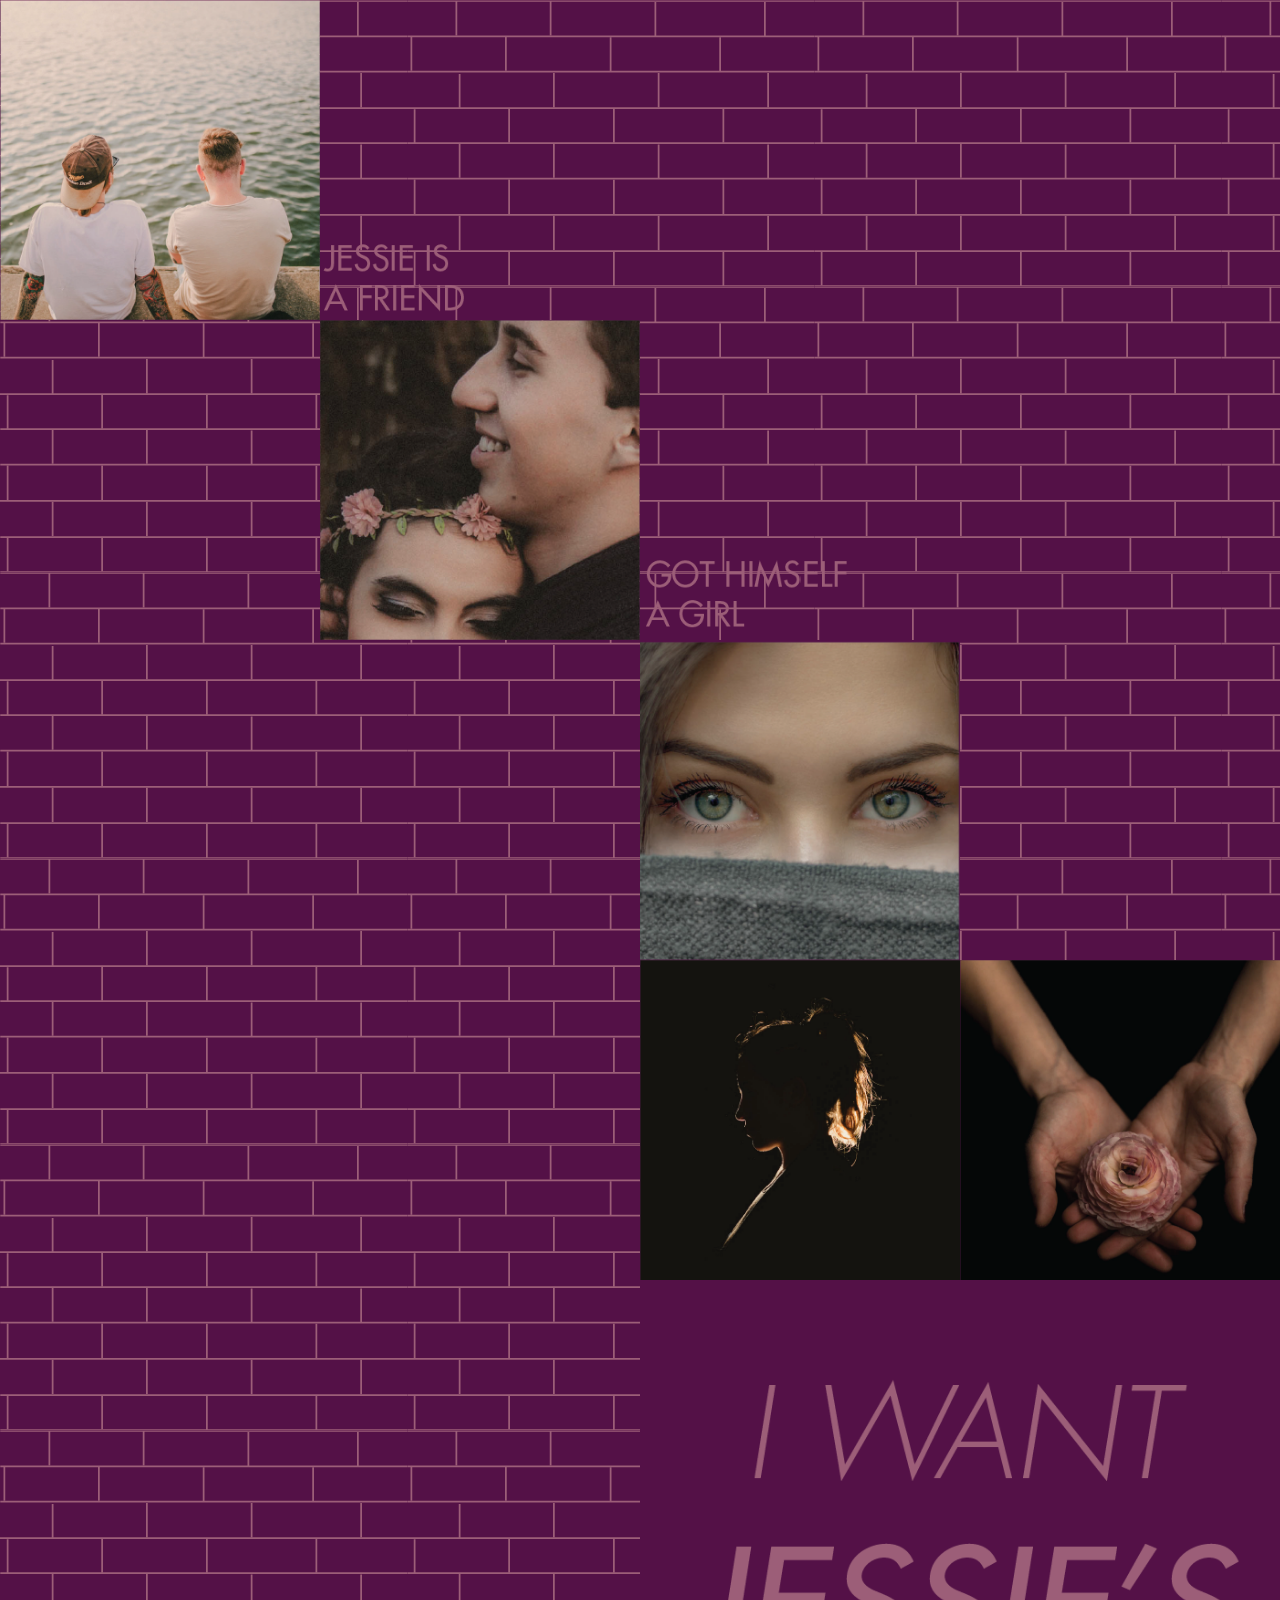
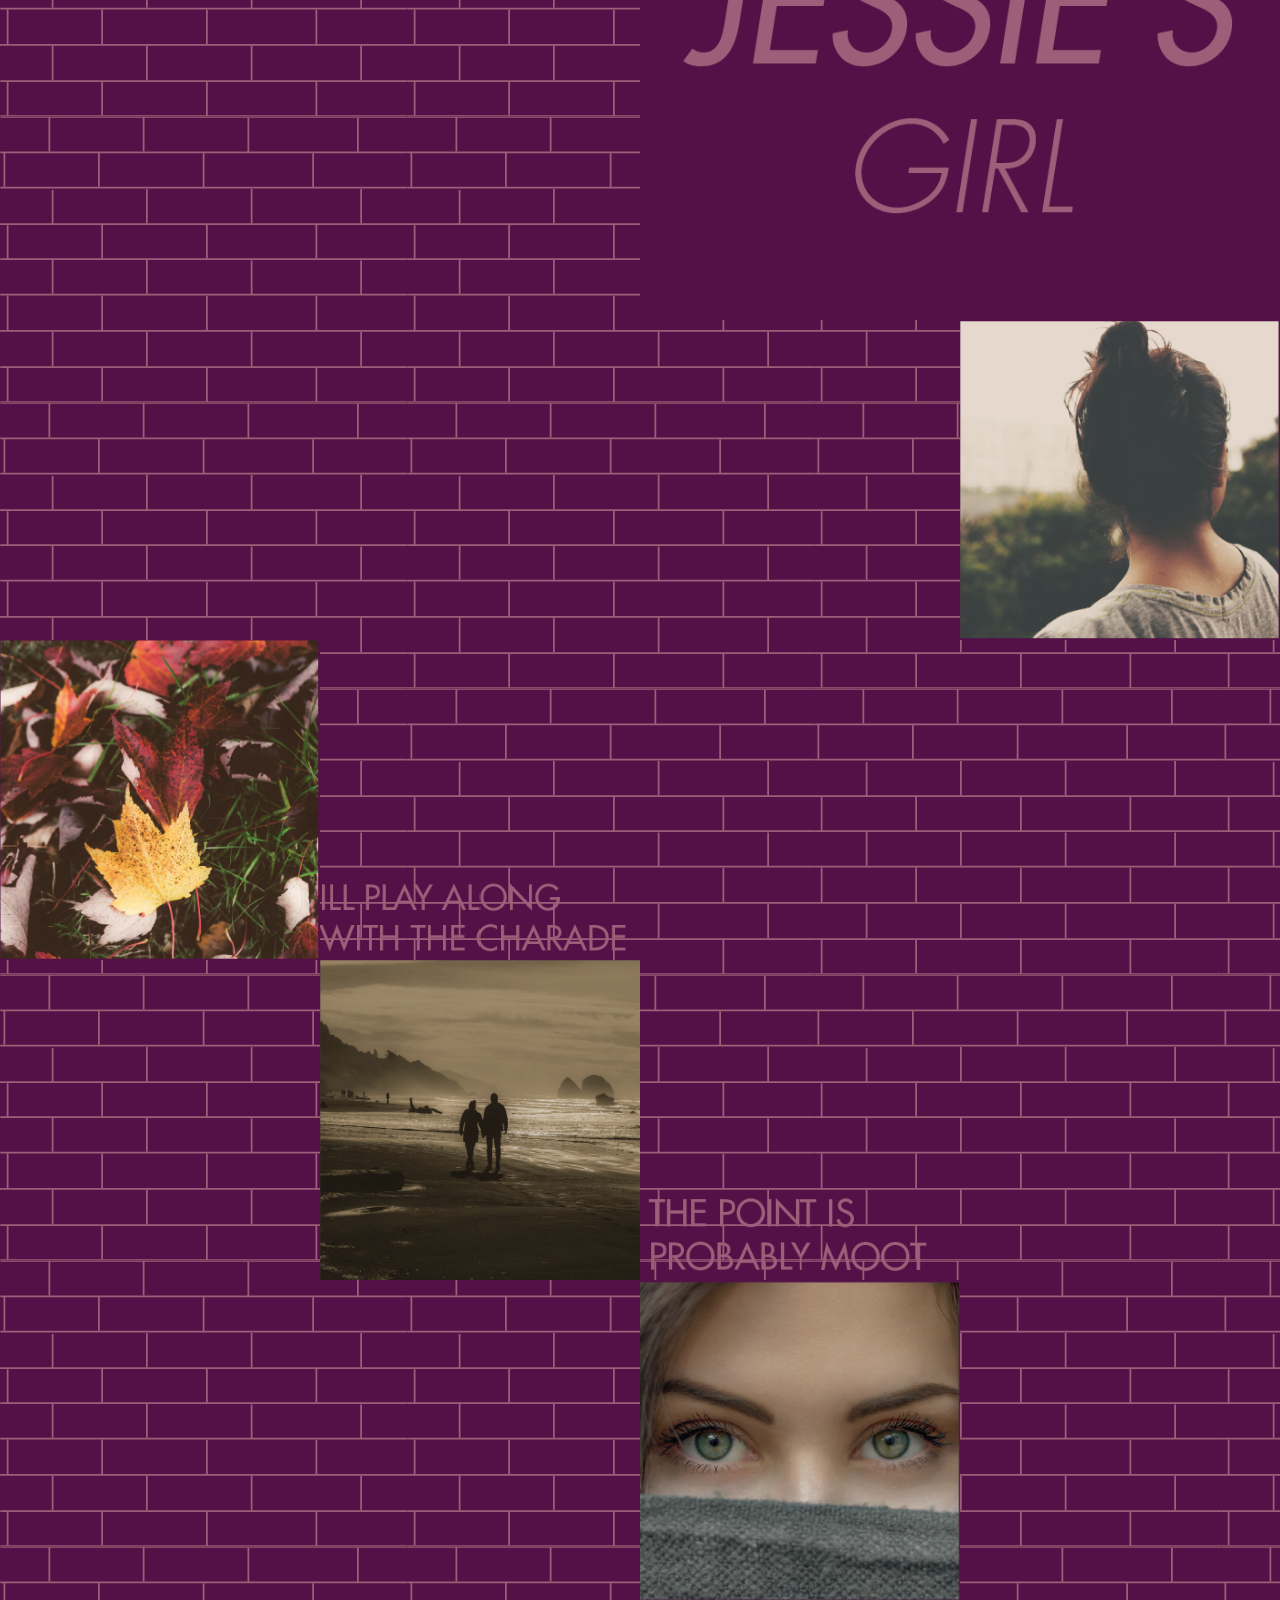
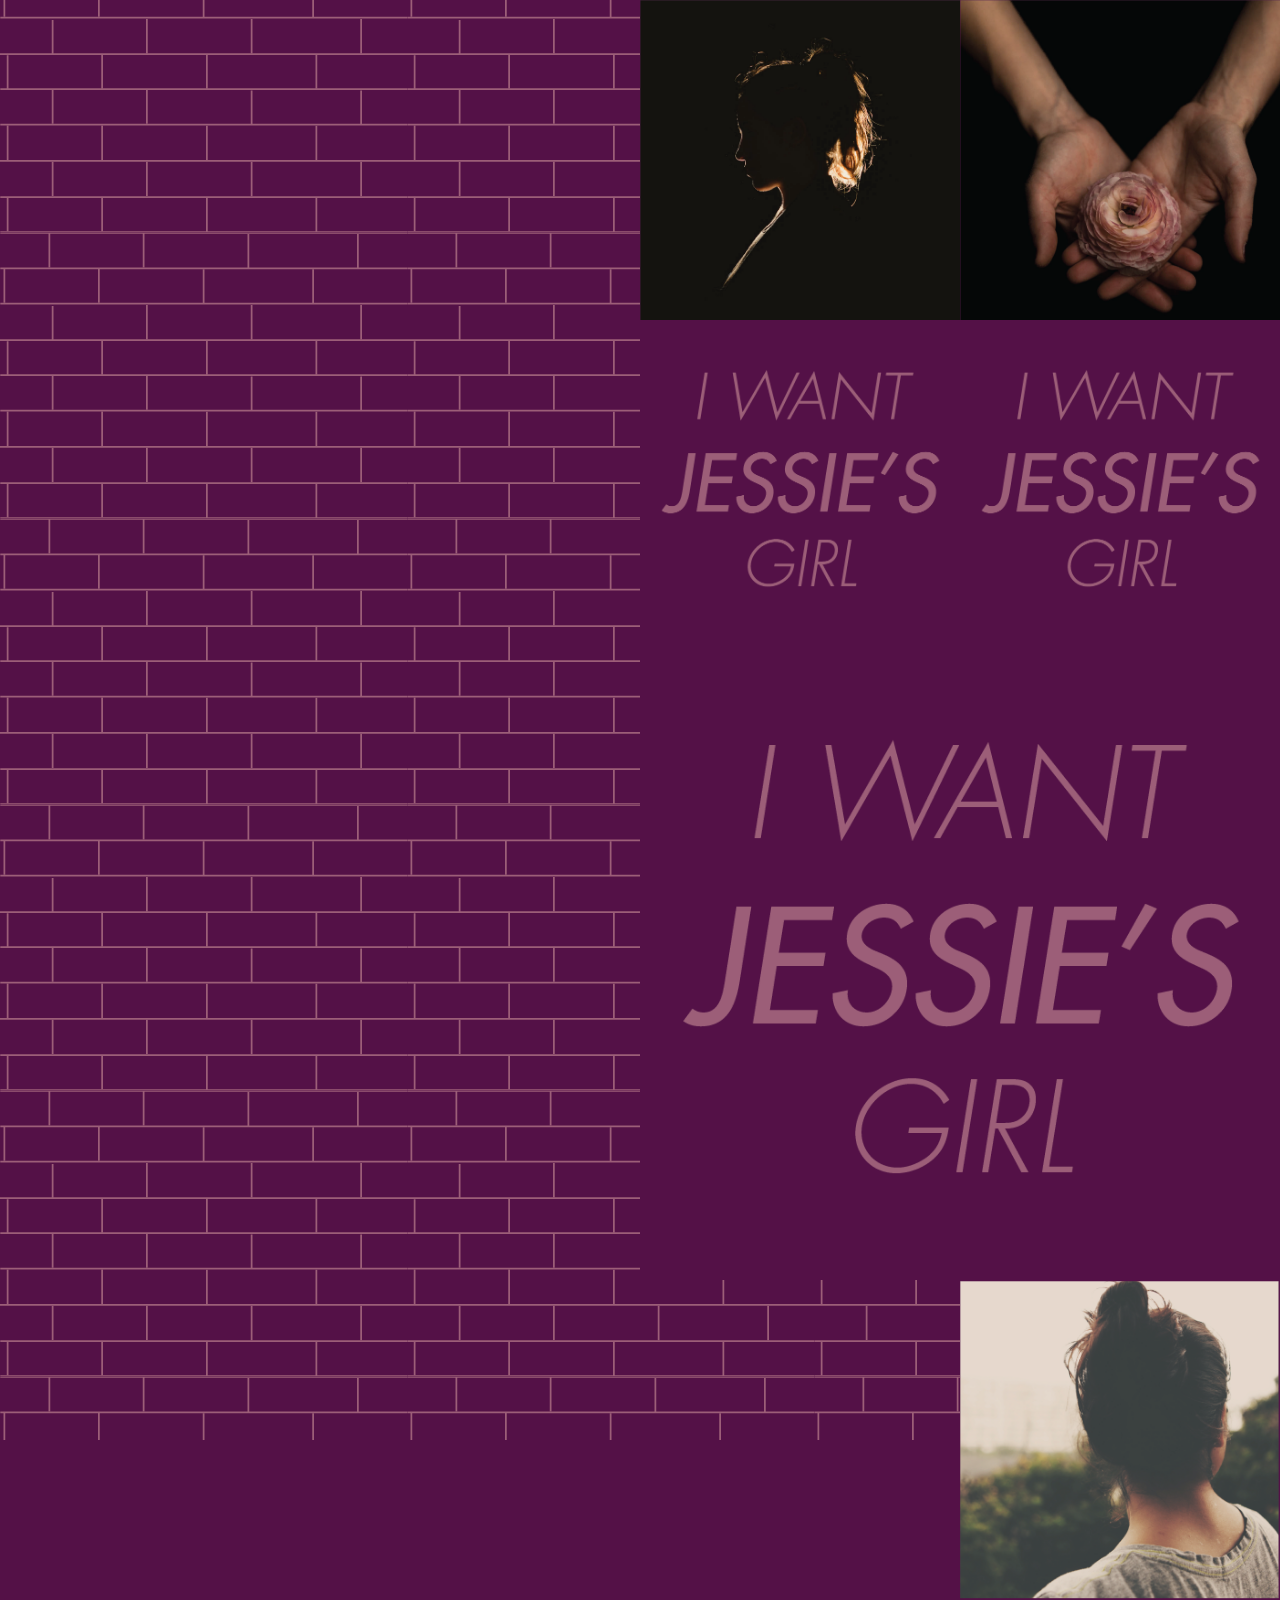
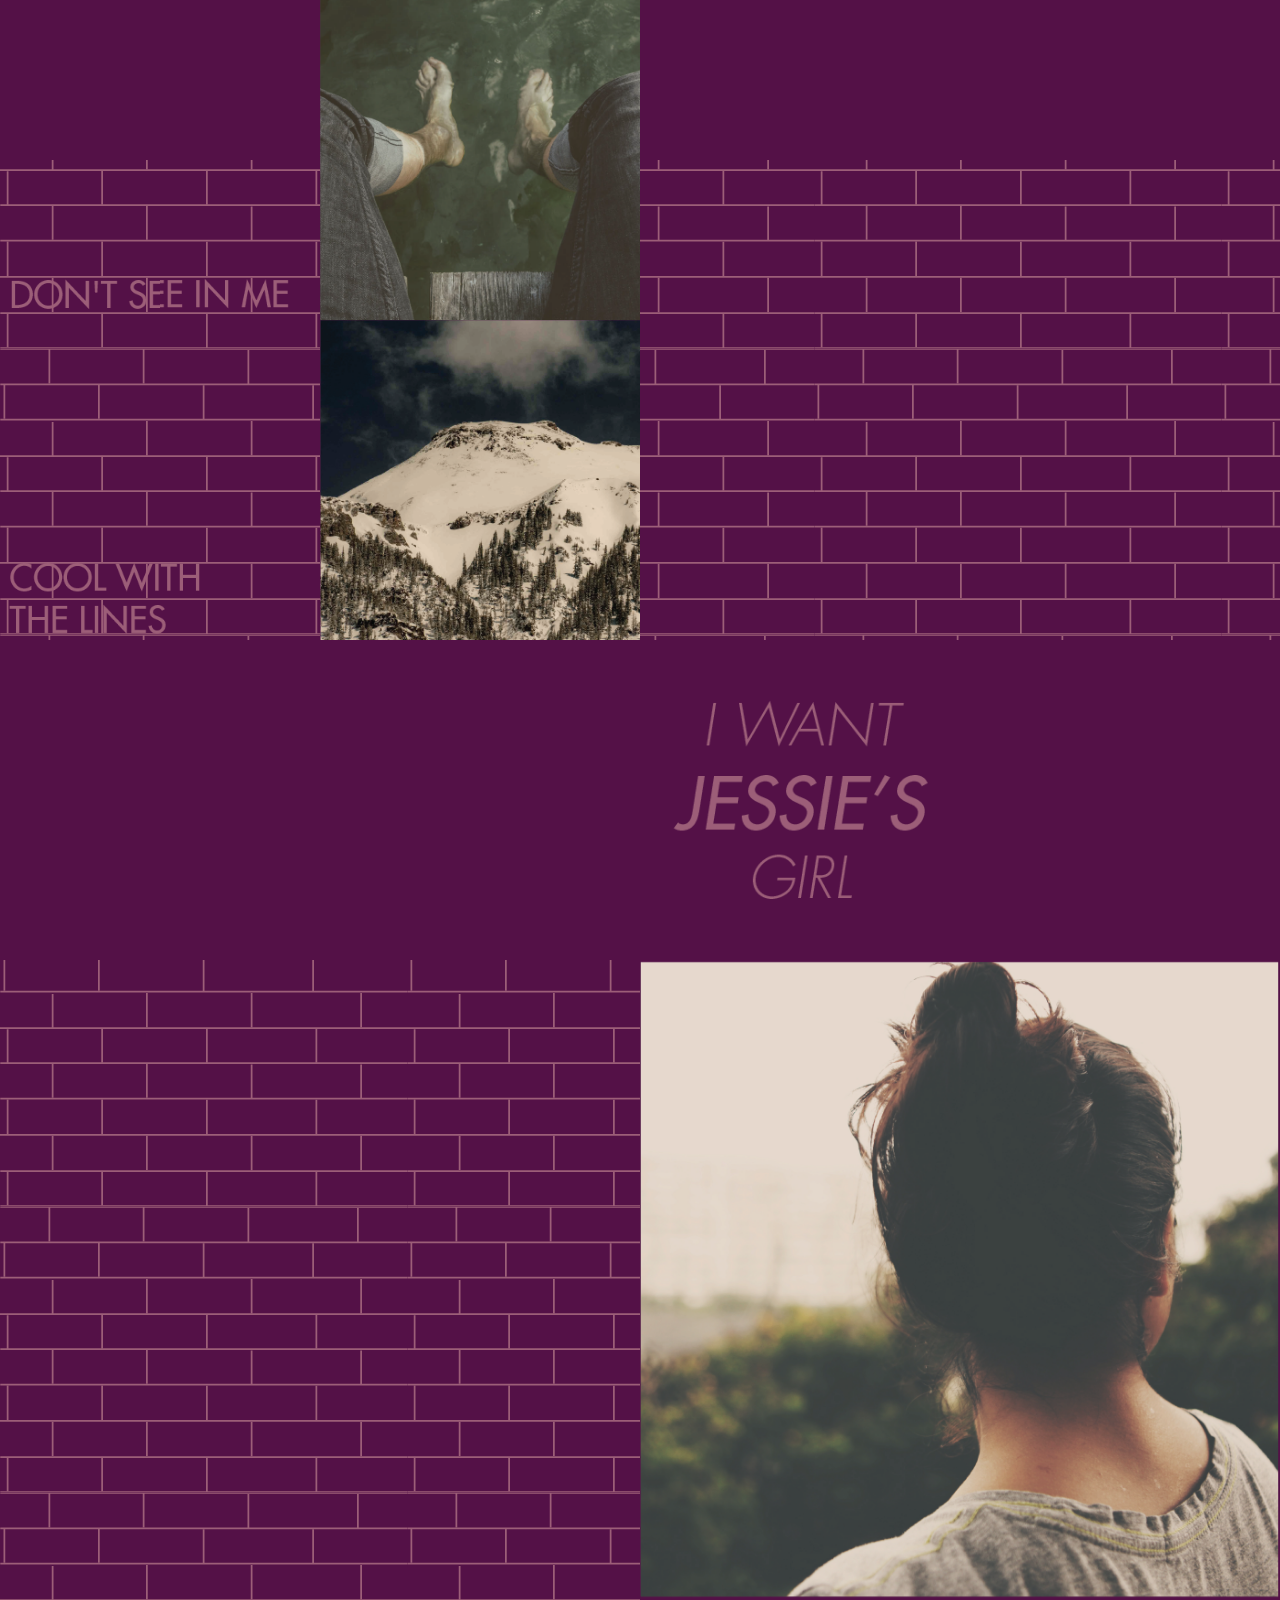
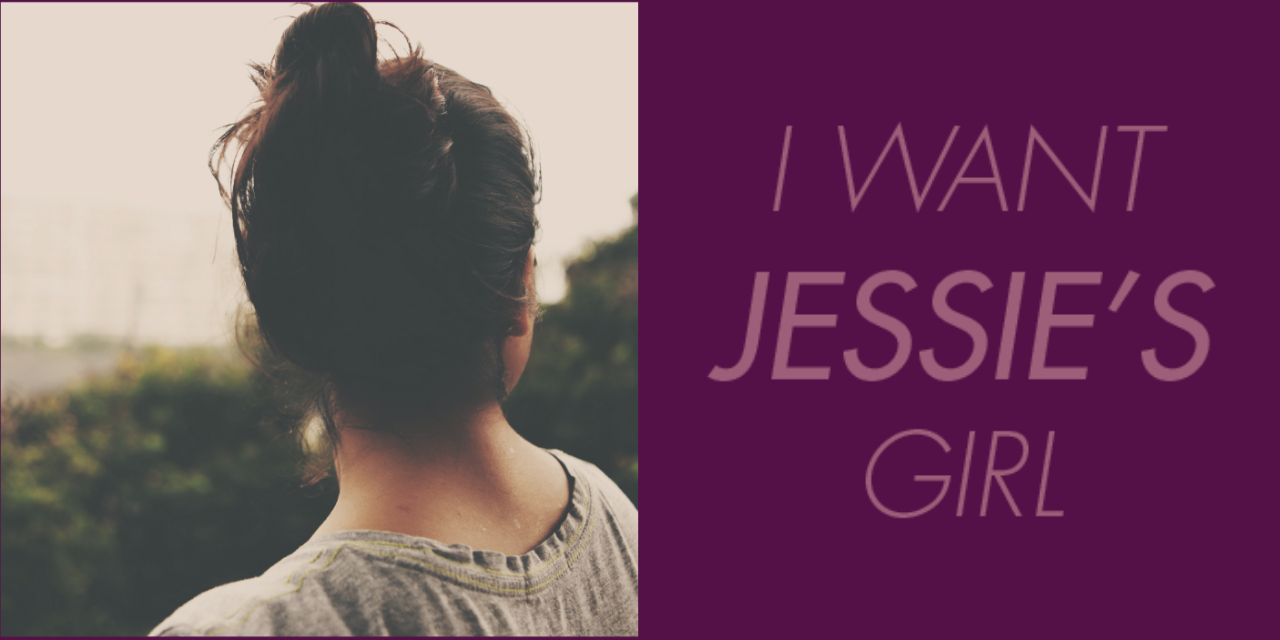
<file: Jessies_Girl/index.html>
<!doctype html>
<html>

  <head>
    <meta charset="utf-8" />
    <meta name="viewport" content="width=device-width, initial-scale=1">

    <title>Jessie's Girl</title>
	
	<!-- leave this CSS file alone -->
    <link href="percentages.css" rel="stylesheet" type="text/css" />

	    <style>

	    .wrapper {
  			width: 100%;
  			margin-left: auto;
 			 margin-right: auto;
 			 background-image: url('img/bricks_4-15.png');
 			 background-repeat: repeat;
 			 background-color: #541147;
 			 overflow: auto;
		}
	      /** put your custom CSS here, or in the "editme.css" file **/
	      .cover {
	        background-position: center center;
	        background-repeat: no-repeat;
	        background-size: cover;
	      }
	      .image1 {
	        background-image: url('img/gd_friends.png');
	      }
	      .image2 {
	        background-image: url('img/gd_flower_crown.png');
	      }
	      .image3 {
	        background-image: url('img/gd_eyes.png');
	      }
	      .image4 {
	        background-image: url('img/gd_body.png');
	      }
	      .image5 {
	      	background-image: url('img/gd_hands.png');
	      }
	      .image6 {
	      	background-image: url('img/gd_big_jessie.png');
	      }
	      .image7 {
	      	background-image: url('img/gd_small_girl.png');
	      }
	      .image8 {
	      	background-image: url('img/gd_leaves.png');
	      }
	      .image9 {
	      	background-image: url('img/gd_couple.png');
	      }
	      .image10 {
	      	background-image: url('img/gd_feet.png');
	      }
	      .image11 {
	      	background-image: url('img/gd_mountain.png');
	      }
	      .image12 {
	      	background-image: url('img/gd_big_girl.png');
	      }
	      .image13 {
	      	background-image: url('img/gd_small_jessie.png');
	      }
	      .image14{
	      	background-image: url('img/solo-16.png');
	      }
	      .image15{
	      	background-image: url('img/gd-17.png') 
	      }
	      .image16{
	      	background-image: url('img/gd-18.png') 
	      }
	      .image17{
	      	background-image: url('img/gd-19.png') 
	      }
	      .image18{
	      	background-image: url('img/gd-20.png') 
	      }
	      .image19{
	      	background-image: url('img/gd-21.png') 
	      }
	      .image20{
	      	background-image: url('img/gd-22.png') 
	      }
	      .image25{
	      	background-image: url('img/gd-23.png') 
	      }
	      .image21{
	      	background-image: url('img/gd-24.png') 
	      }
	      .image22{
	      	background-image: url('img/gd-25.png') 
	      }
	      .image23{
	      	background-image: url('img/gd-26.png') 
	      }
	      .image24{
	      	background-image: url('img/gd-27.png') 
	      }
	    </style>

  </head>


	<body>

		<div class="wrapper">

			<div class="half block">
				<div class="half block image1 cover"></div>
				<div class="half block">
					<div class="half block"></div>
					<div class="half block"></div>
					<div class="half block image15 cover"></div>
				</div>
				<div class="half block">
					
				</div>
				<div class="half block image2 cover"></div>
			</div>

			<div class="half block">
				<div class="half block"></div>
				<div class="half block"></div>
				<div class="half block">
					<div class="half block"></div>
					<div class="half block"></div>
					<div class="half block image16 cover"></div>
					<div class="half block image17 cover"></div>
					</div>
			</div>
			<div class="half block"></div>

			<div class="half block">
				<div class="half block image3 cover"></div>
				<div class="half block"></div>
				<div class="half block image4 cover"></div>
				<div class="half block image5 cover"></div>
			</div>

			<div class="half block"></div>

			<div class="half block image6 cover"></div>

			<div class="half block">
				<div class="half block"></div>
				<div class="half block"></div>
				<div class="half block image8 cover"></div>
				<div class="half block">
					
						<div class="half block"></div>
						<div class="half block"></div>
						<div class="half block image18 cover"></div>
						<div class="half block image19 cover"></div>
				</div>
			</div>

			<div class="half block">
				<div class="half block"></div>
				<div class="half block image7 cover"></div>
			</div>

			<div class="half block">
				<div class="half block"></div>
				<div class="half block image9 cover"></div>
				<div class="half block"></div>
				<div class="half block"></div>
			</div>

			<div class="half block">
				<div class="half block">
					<div class="half block"></div>
						<div class="half block"></div>
						<div class="half block image20 cover"></div>
						<div class="half block image25 cover"></div>
				</div>
				<div class="half block"></div>
				<div class="half block image3 cover"></div>
			</div>

			<div class="half block"></div>

			<div class="half block">
				<div class="half block image4 cover"></div>
				<div class="half block image5 cover"></div>
				<div class="half block image6 cover"></div>
				<div class="half block image6 cover"></div>
			</div>

			<div class="half block"></div>

			<div class="half block image6 cover"></div>

			<div class="half block">
				<div class="half block">
					<div class="half block"></div>
					<div class="half block"></div>
					<div class="half block image14 cover"></div>
					<div class="half block image14 cover"></div>
				</div>
				<div class="half block">
					<div class="half block"></div>
					<div class="half block"></div>
					<div class="half block image14 cover"></div>
					<div class="half block image14 cover"></div>
				</div>
				<div class="half block">
					<div class="half block image14 cover"></div>
					<div class="half block image14 cover"></div>
					<div class="half block image21 cover"></div>
					<div class="half block image22 cover"></div>
				</div>
				<div class="half block image10 cover"></div>
			</div>

			<div class="half block">
				<div class="half block">
					<div class="half block"></div>
					<div class="half block"></div>
					<div class="half block image14 cover"></div>
					<div class="half block image14 cover"></div>
				</div>
				<div class="half block image7 cover"></div>
				<div class="half block">
					<div class="half block image14 cover"></div>
					<div class="half block image14 cover"></div>
				</div>
				<div class="half block">
					<div class="half block image14 cover"></div>
					<div class="half block image14 cover"></div>
				</div>

			</div>

			<div class="half block">
				<div class="half block">
					<div class="half block"></div>
					<div class="half block"></div>
					<div class="half block image23 cover"></div>
					<div class="half block image24 cover"></div>
				</div>
				<div class="half block image11 cover"></div>
				<div class="half block image14 cover"></div>
				<div class="half block image14 cover"></div>
			</div>

			<div class="half block">
				<div class="half block"></div>
				<div class="half block"></div>
				<div class="half block image13 cover"></div>
				<div class="half block image14 cover"></div>
			</div>

			<div class="half block"></div>

			<div class="half block image12 cover"></div>

			<div class="half block image12 cover"></div>

			<div class="half block image13 cover"></div>




			

		</div>

	</body>

</html>
</file>
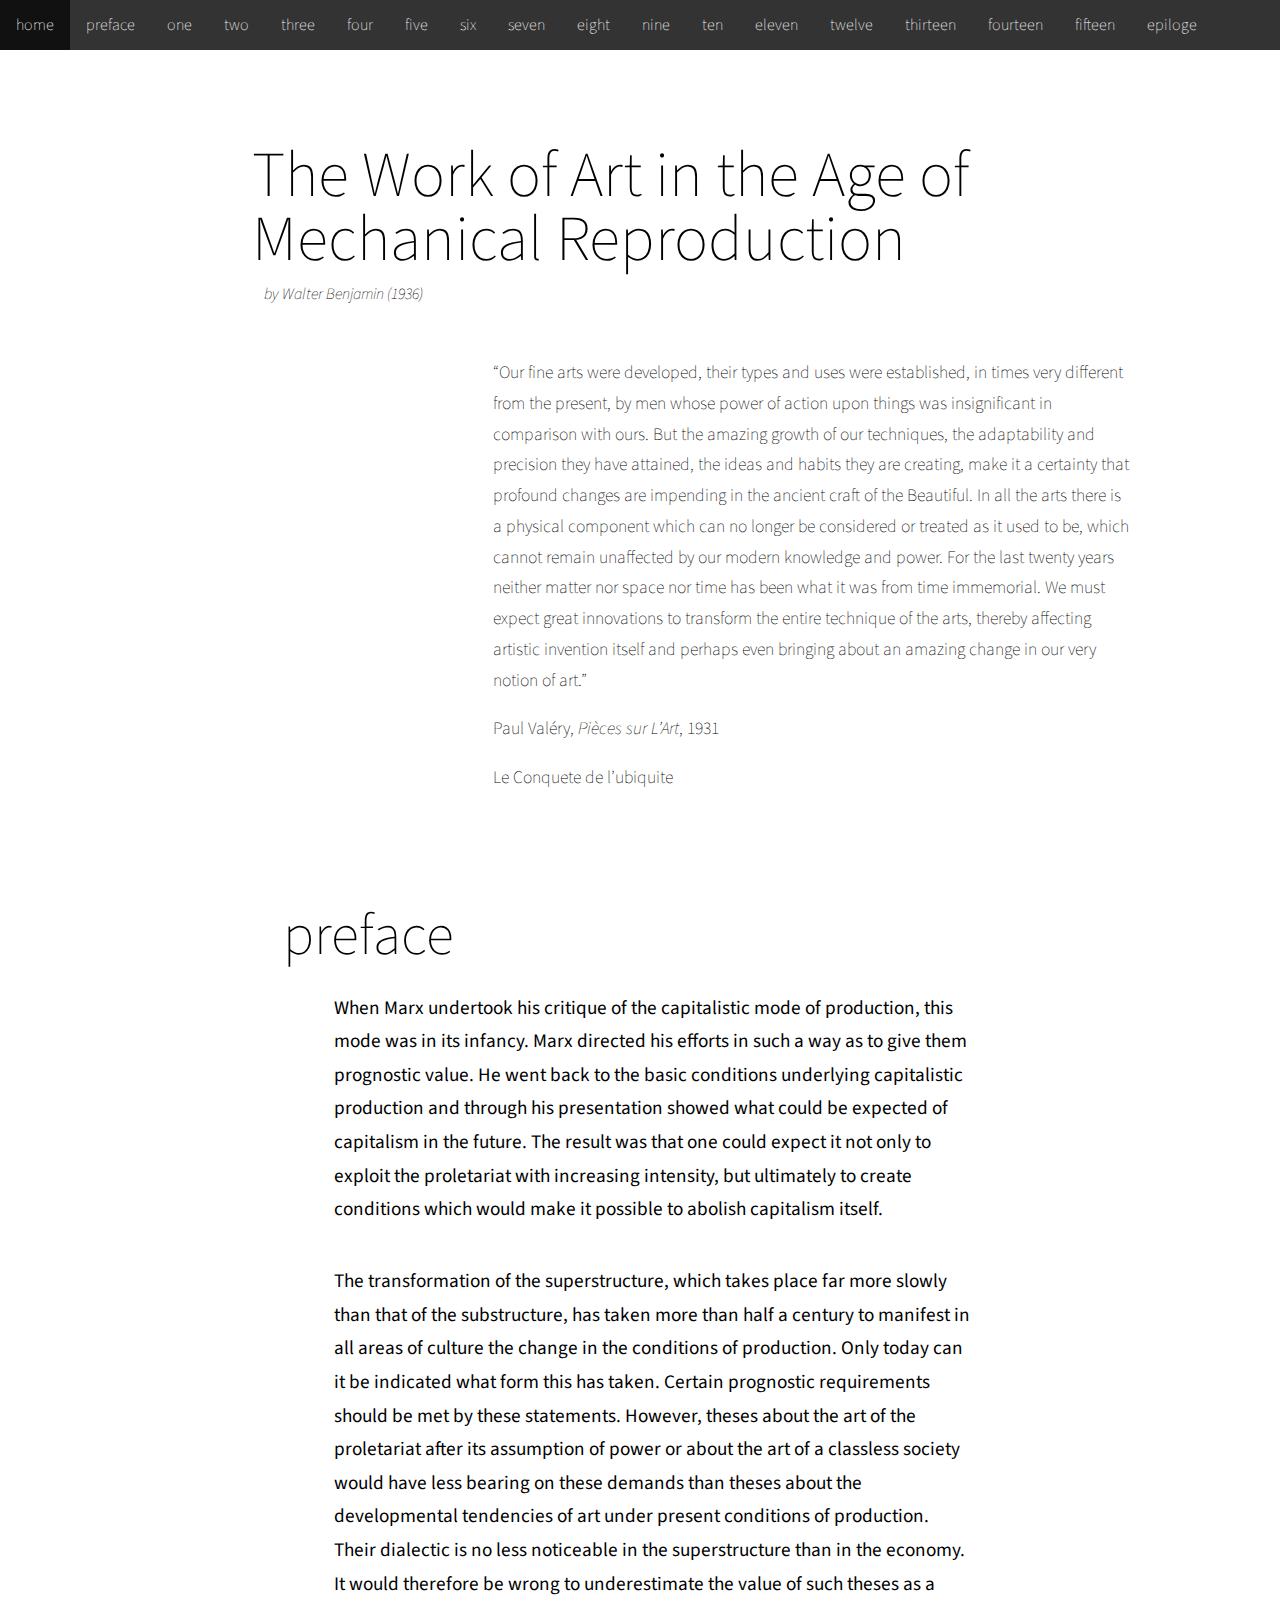
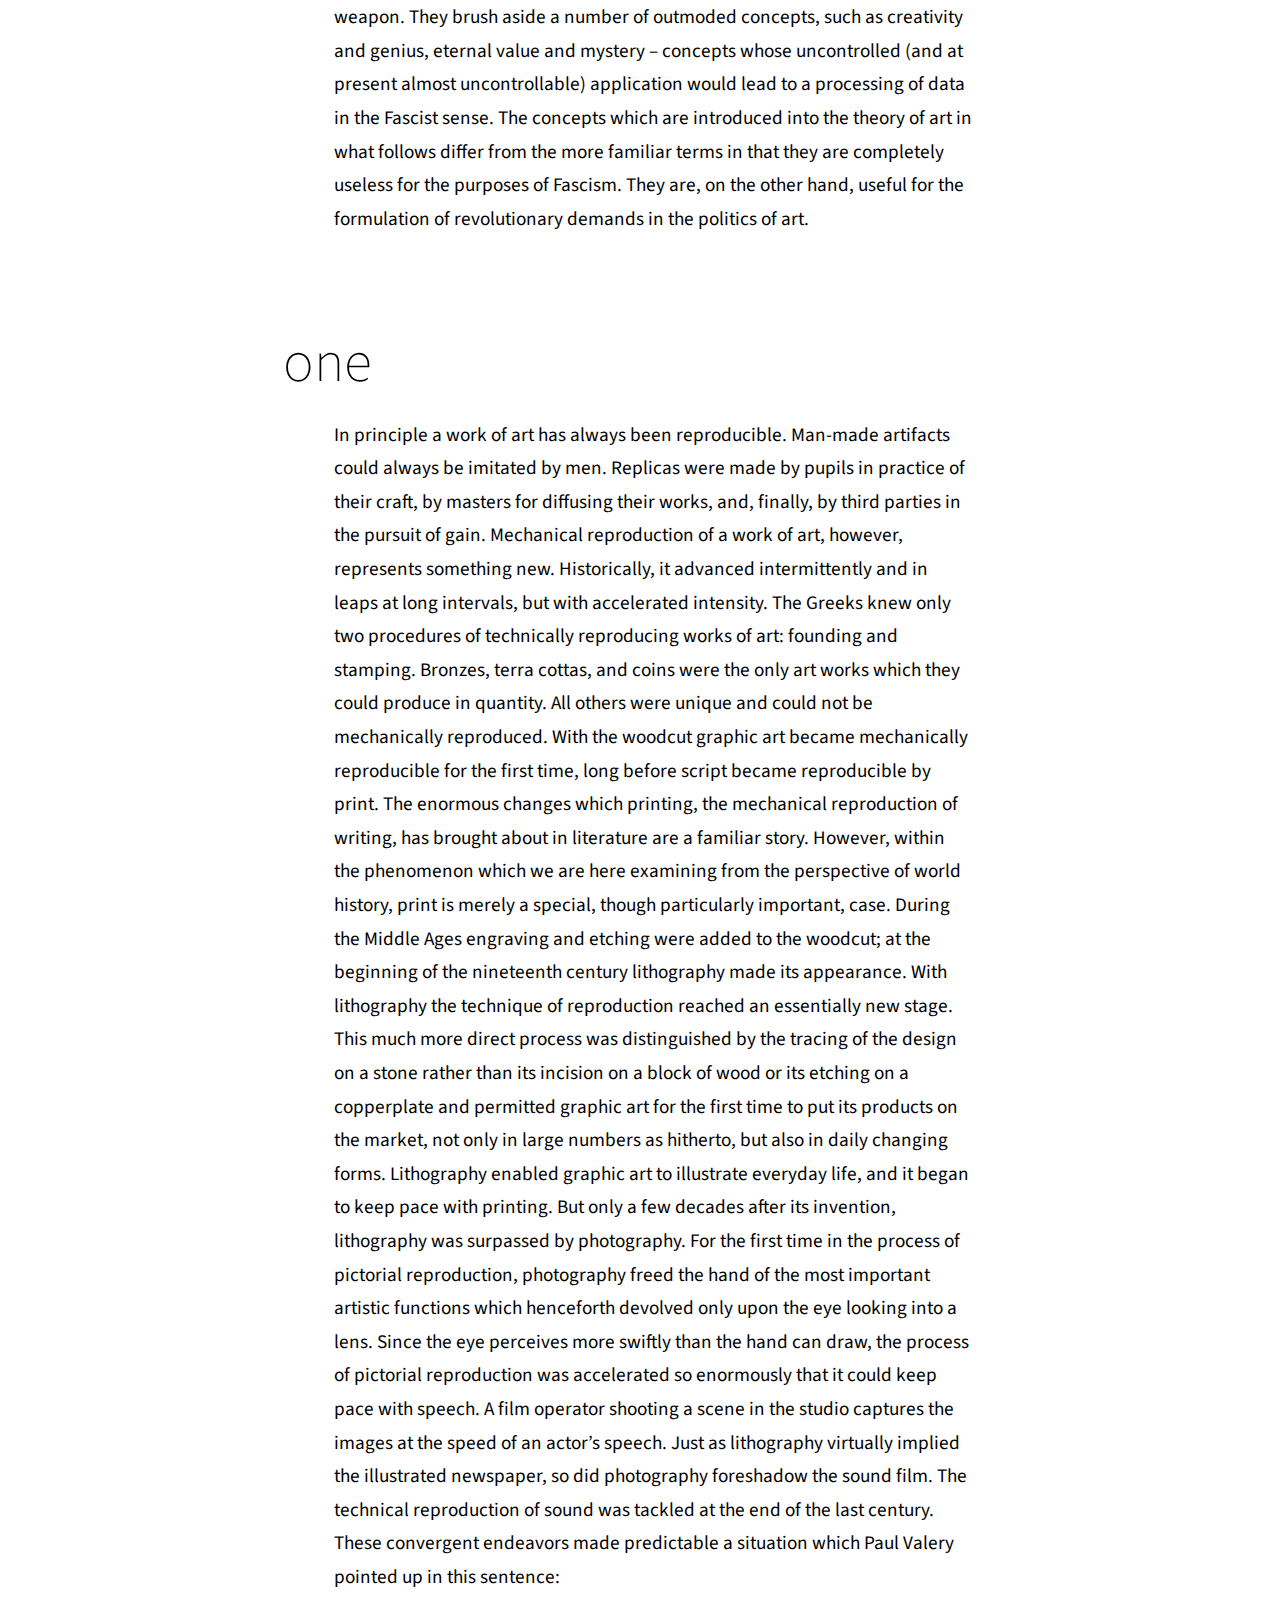
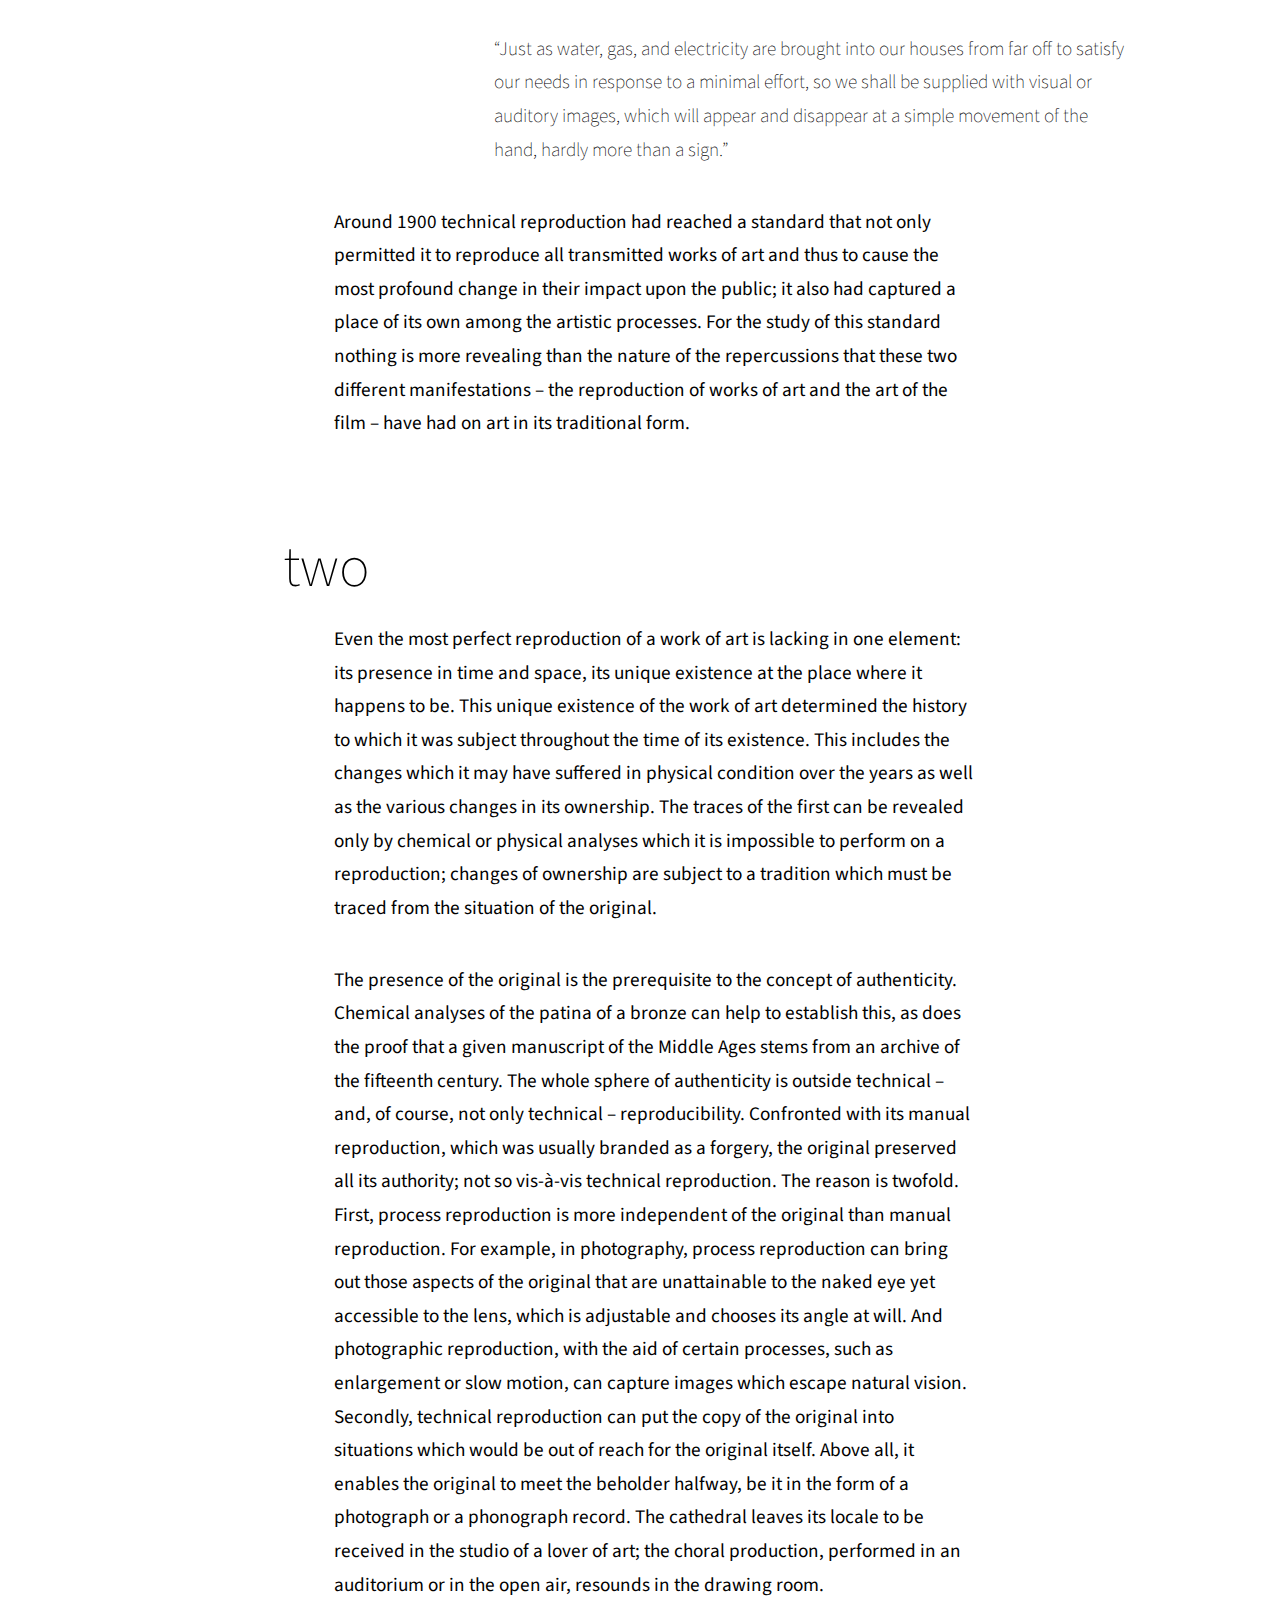
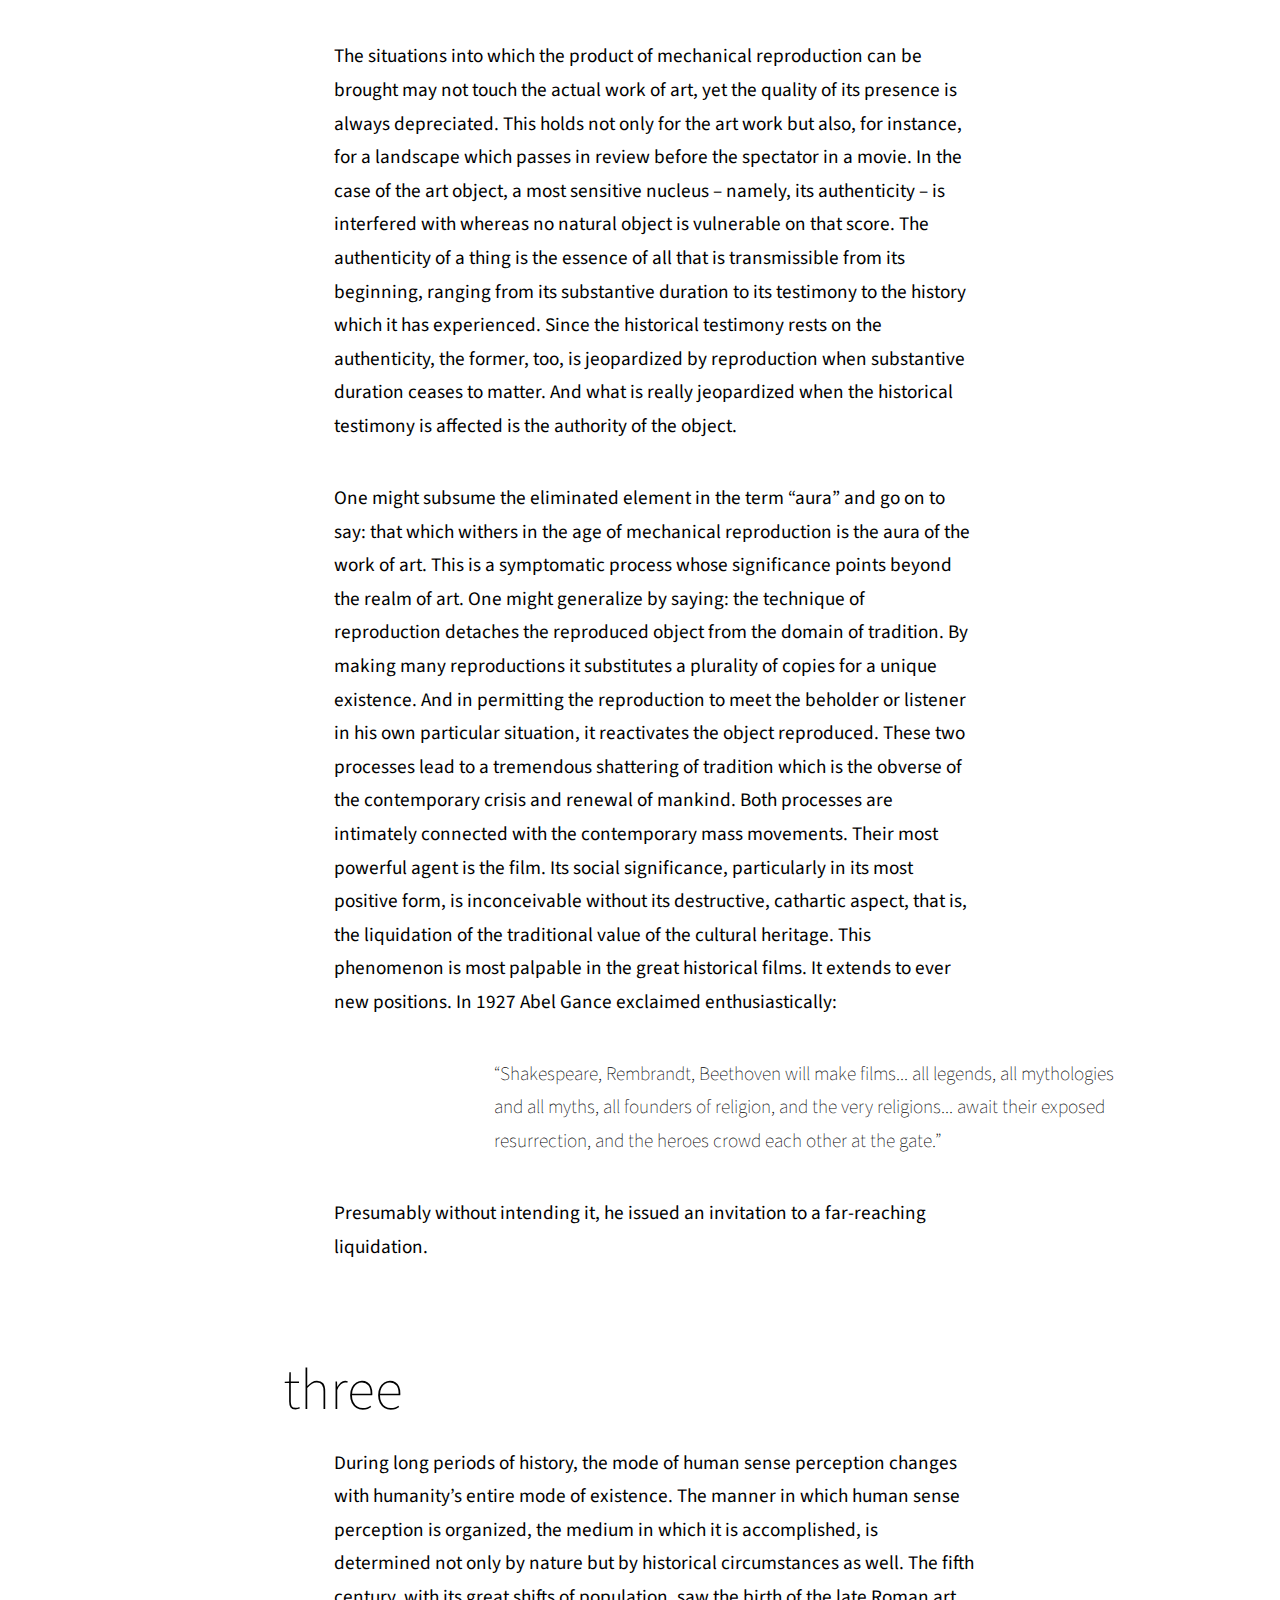
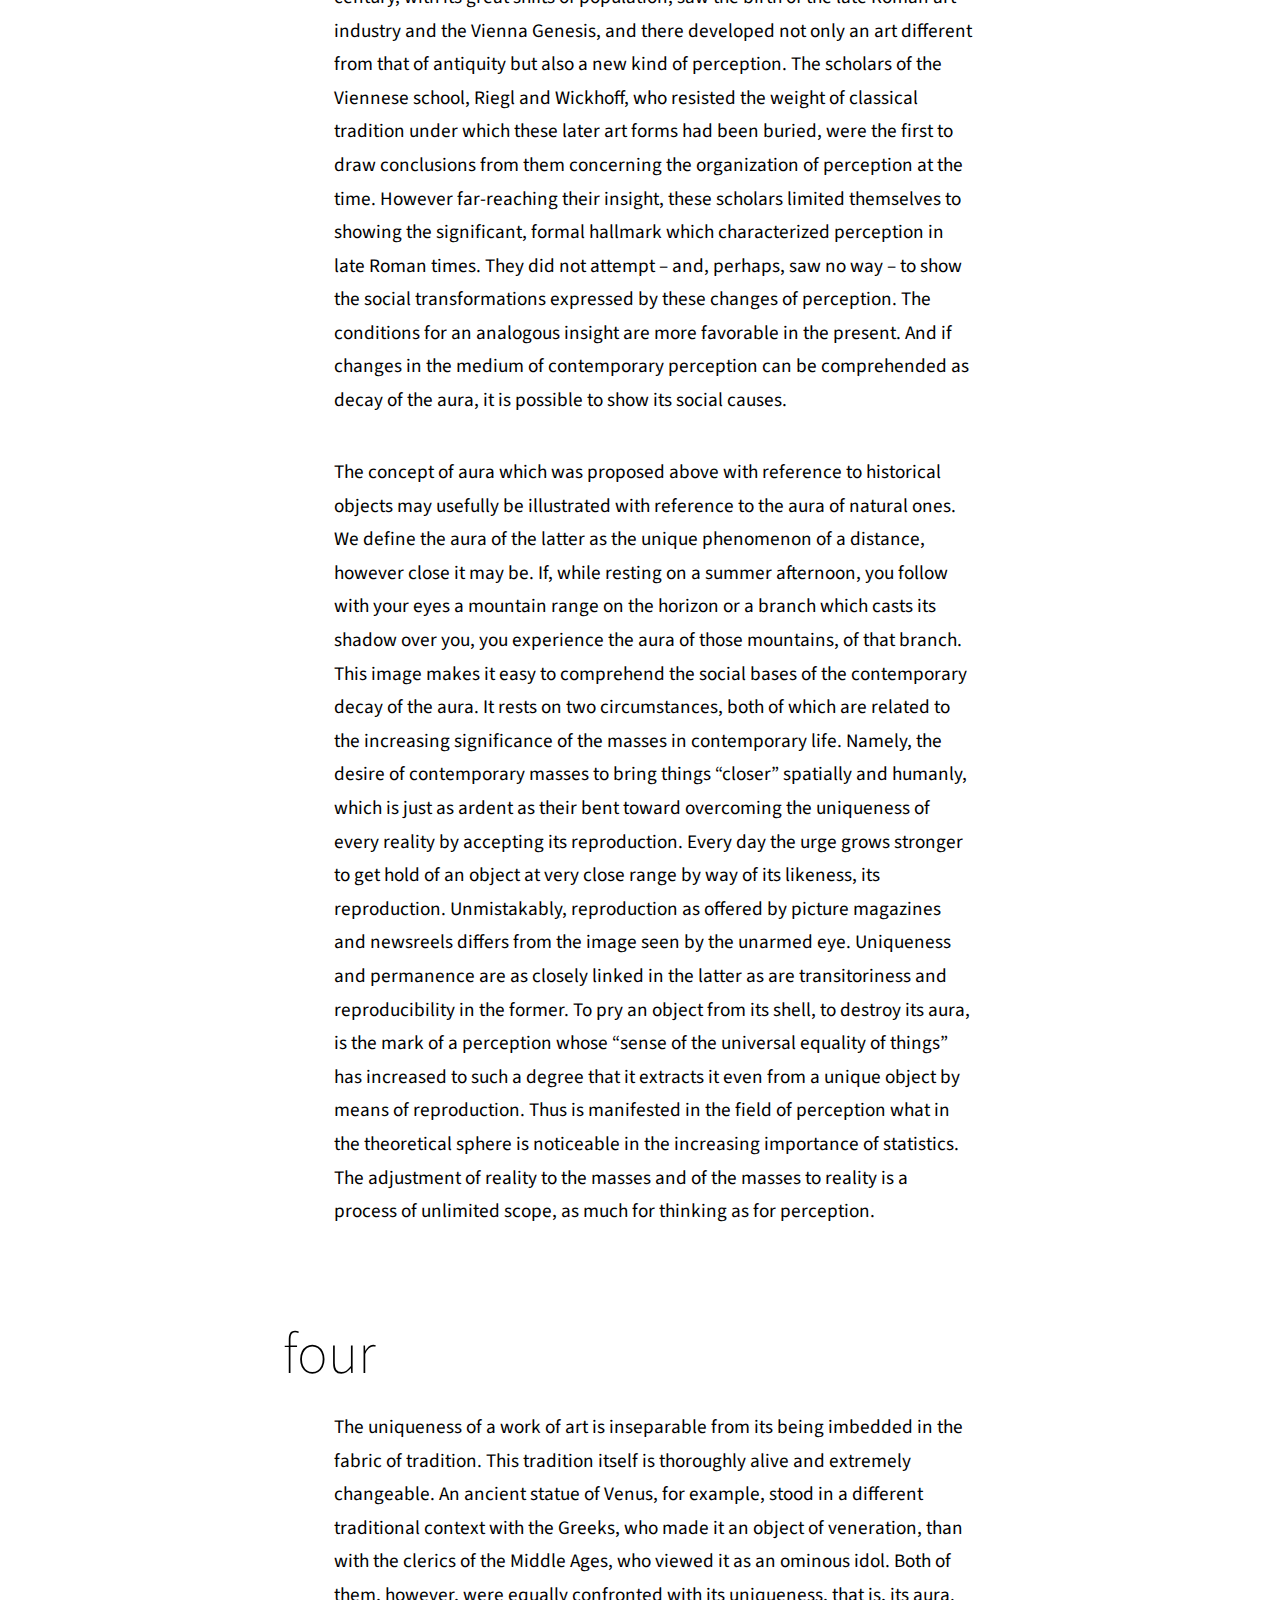
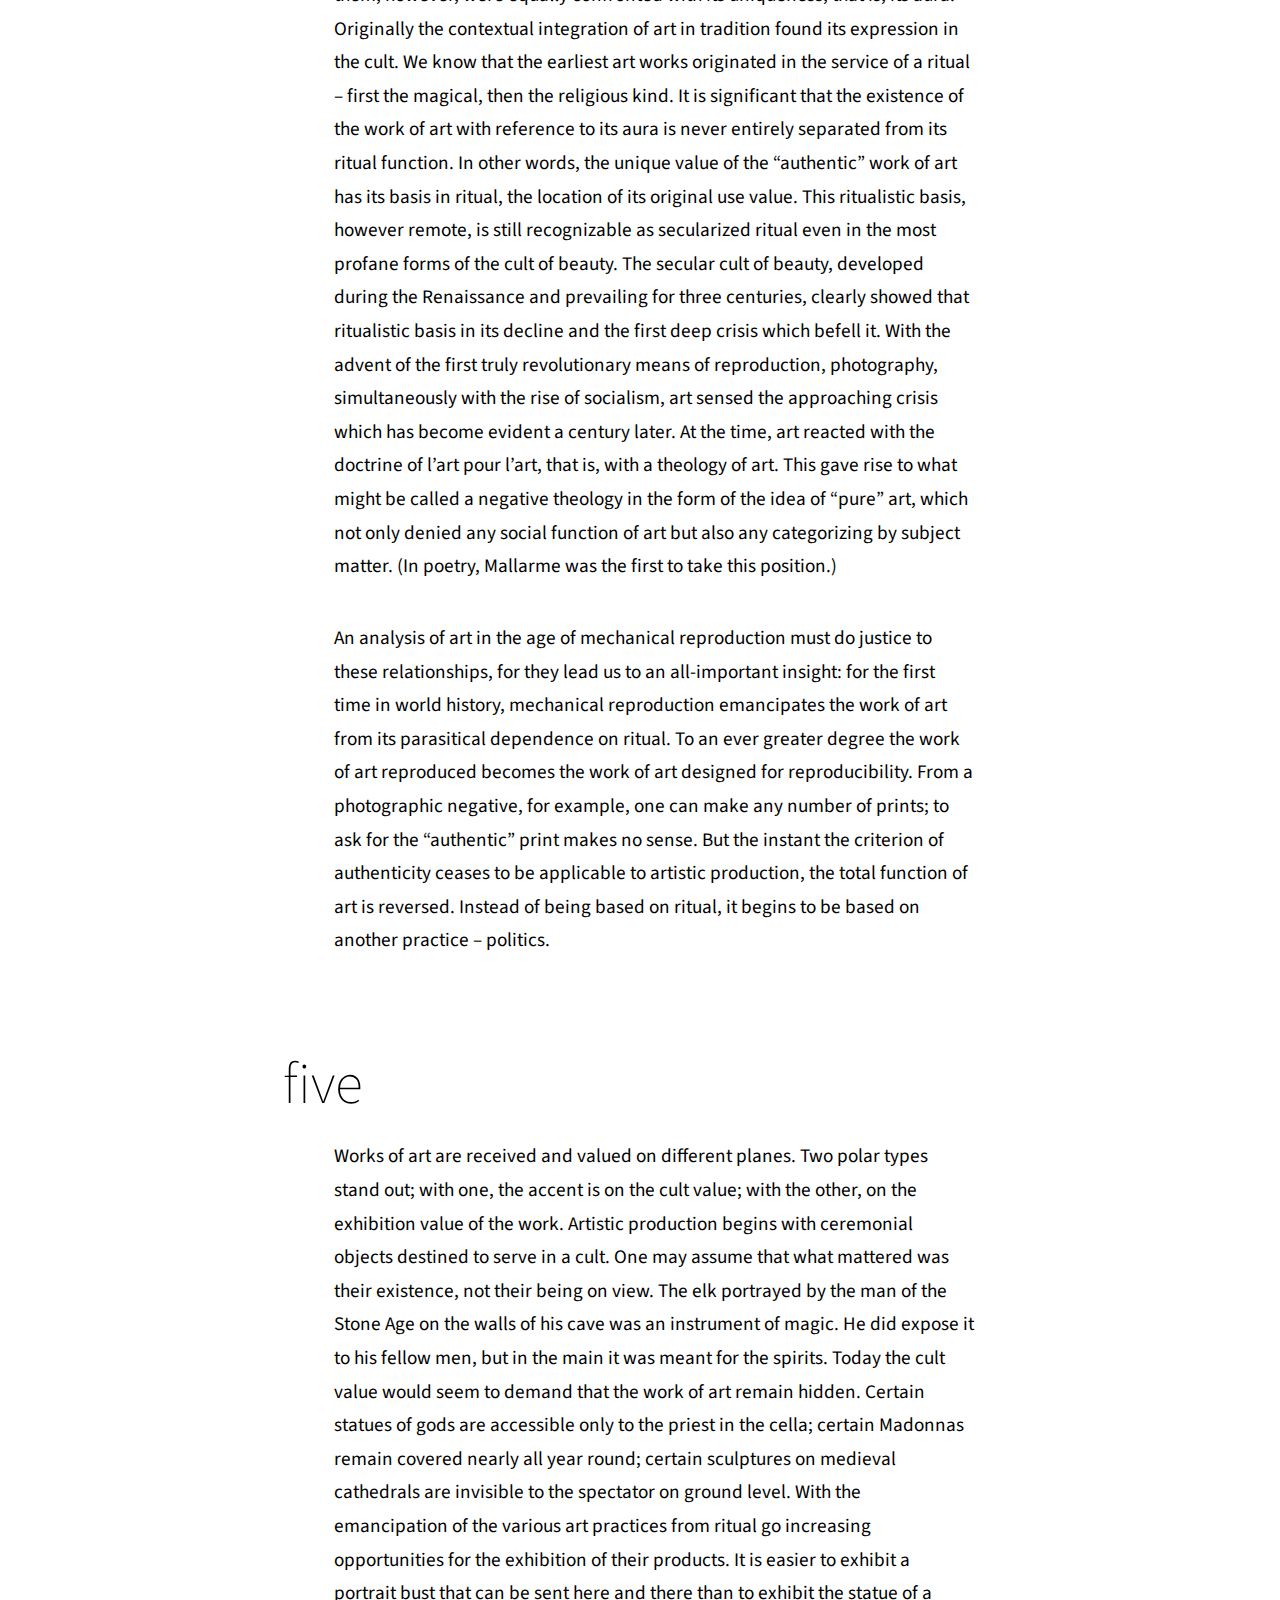
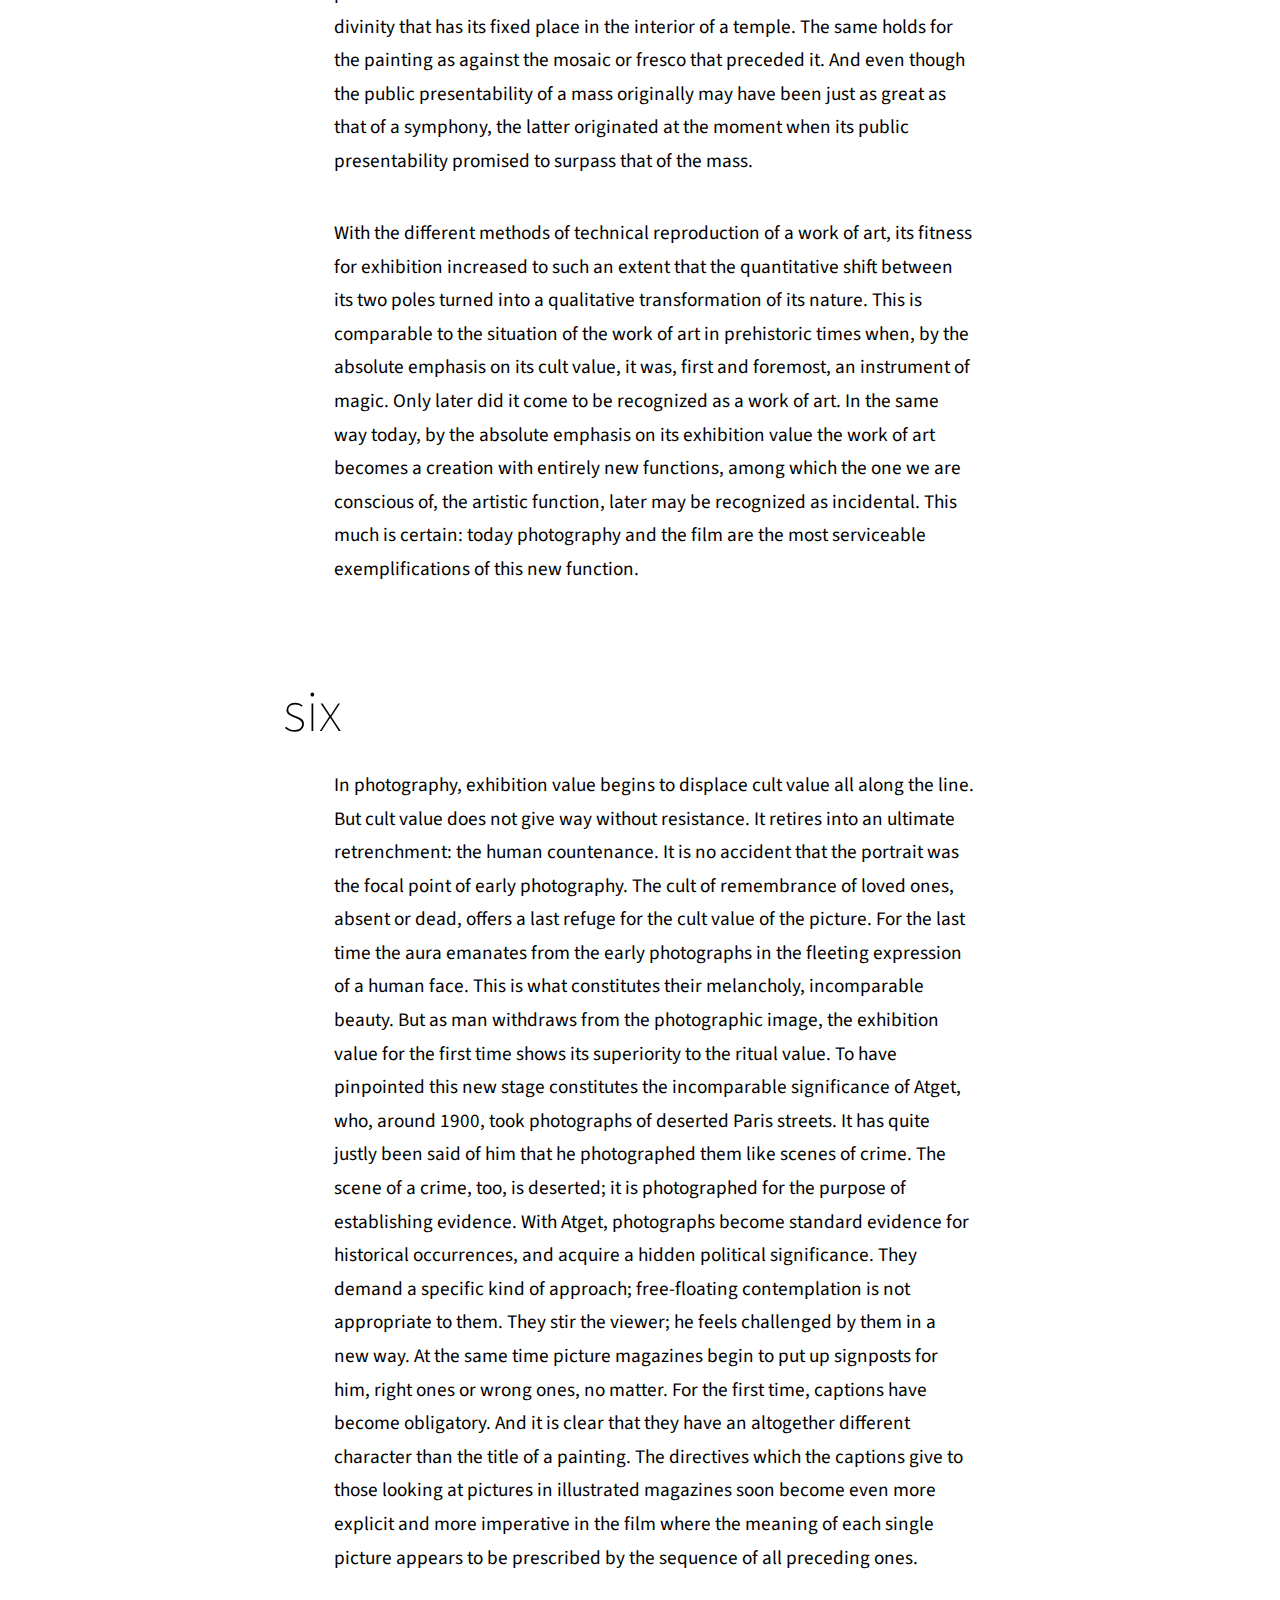
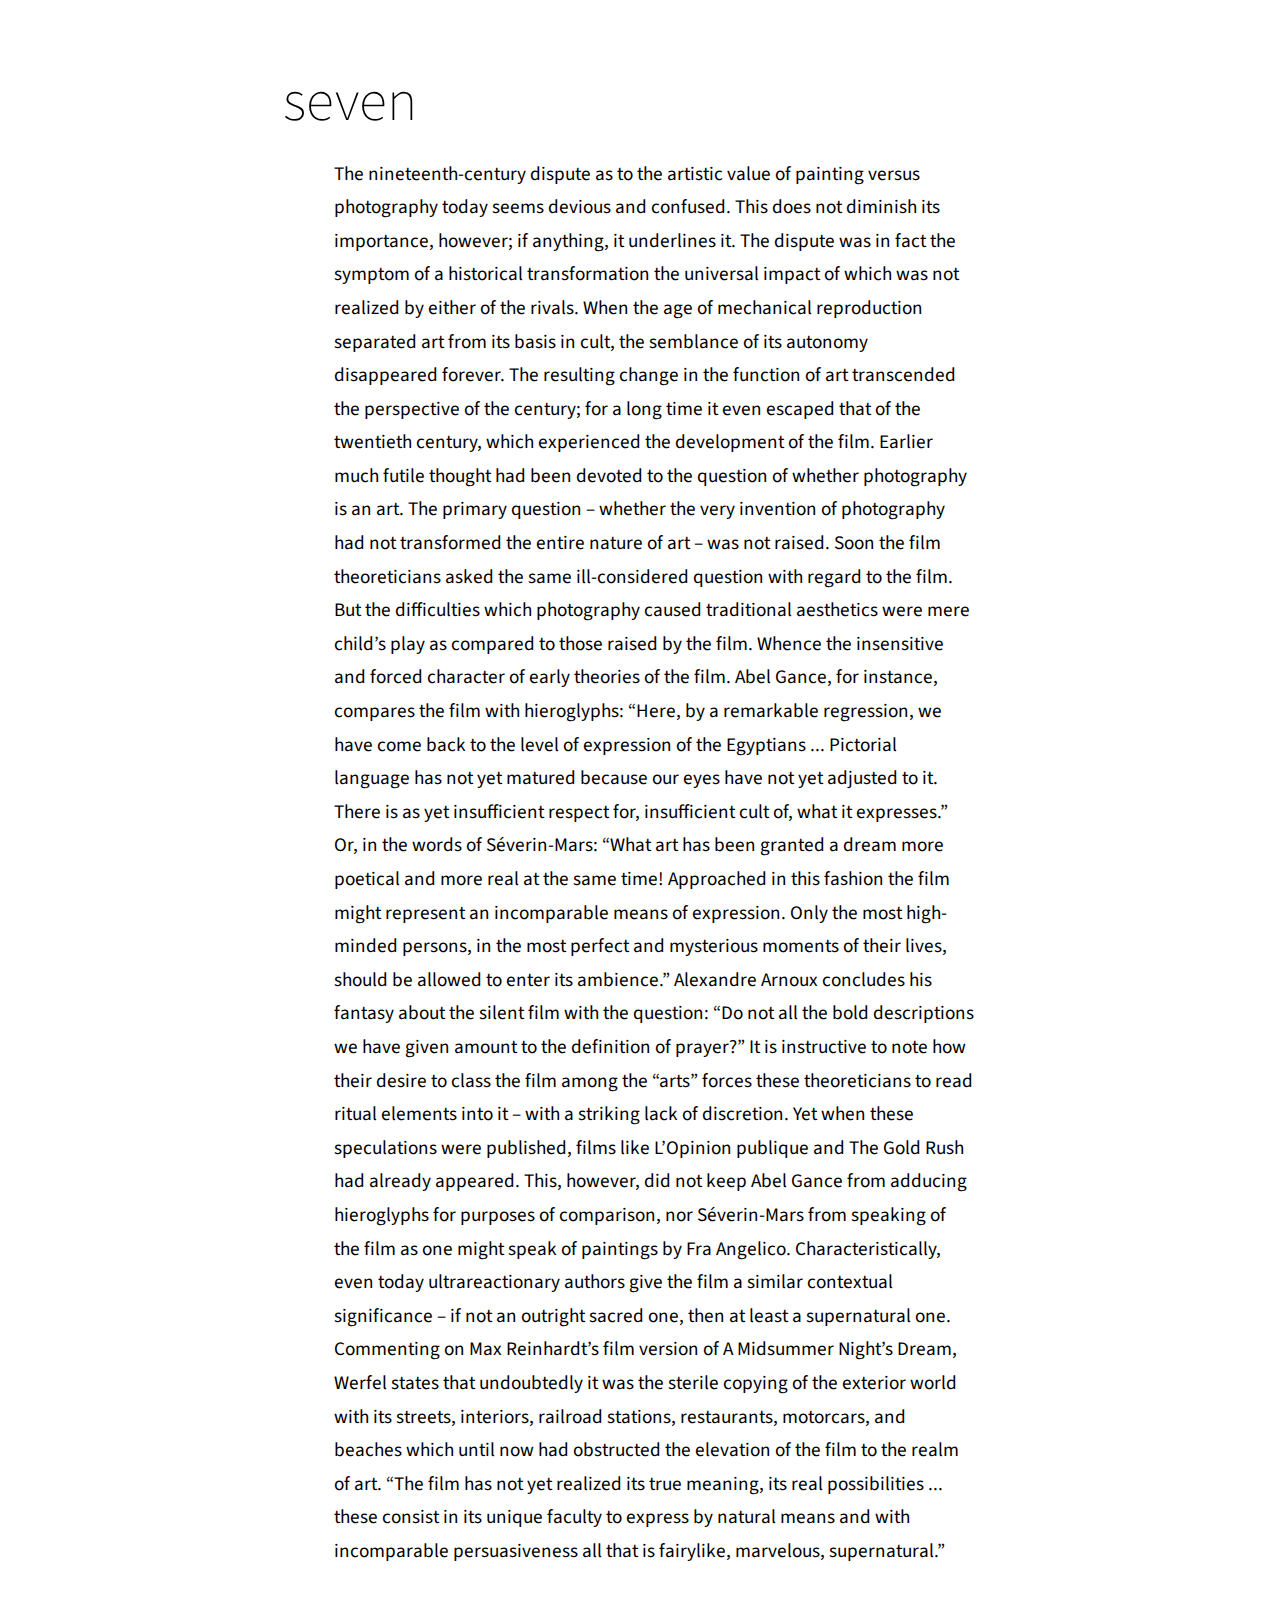
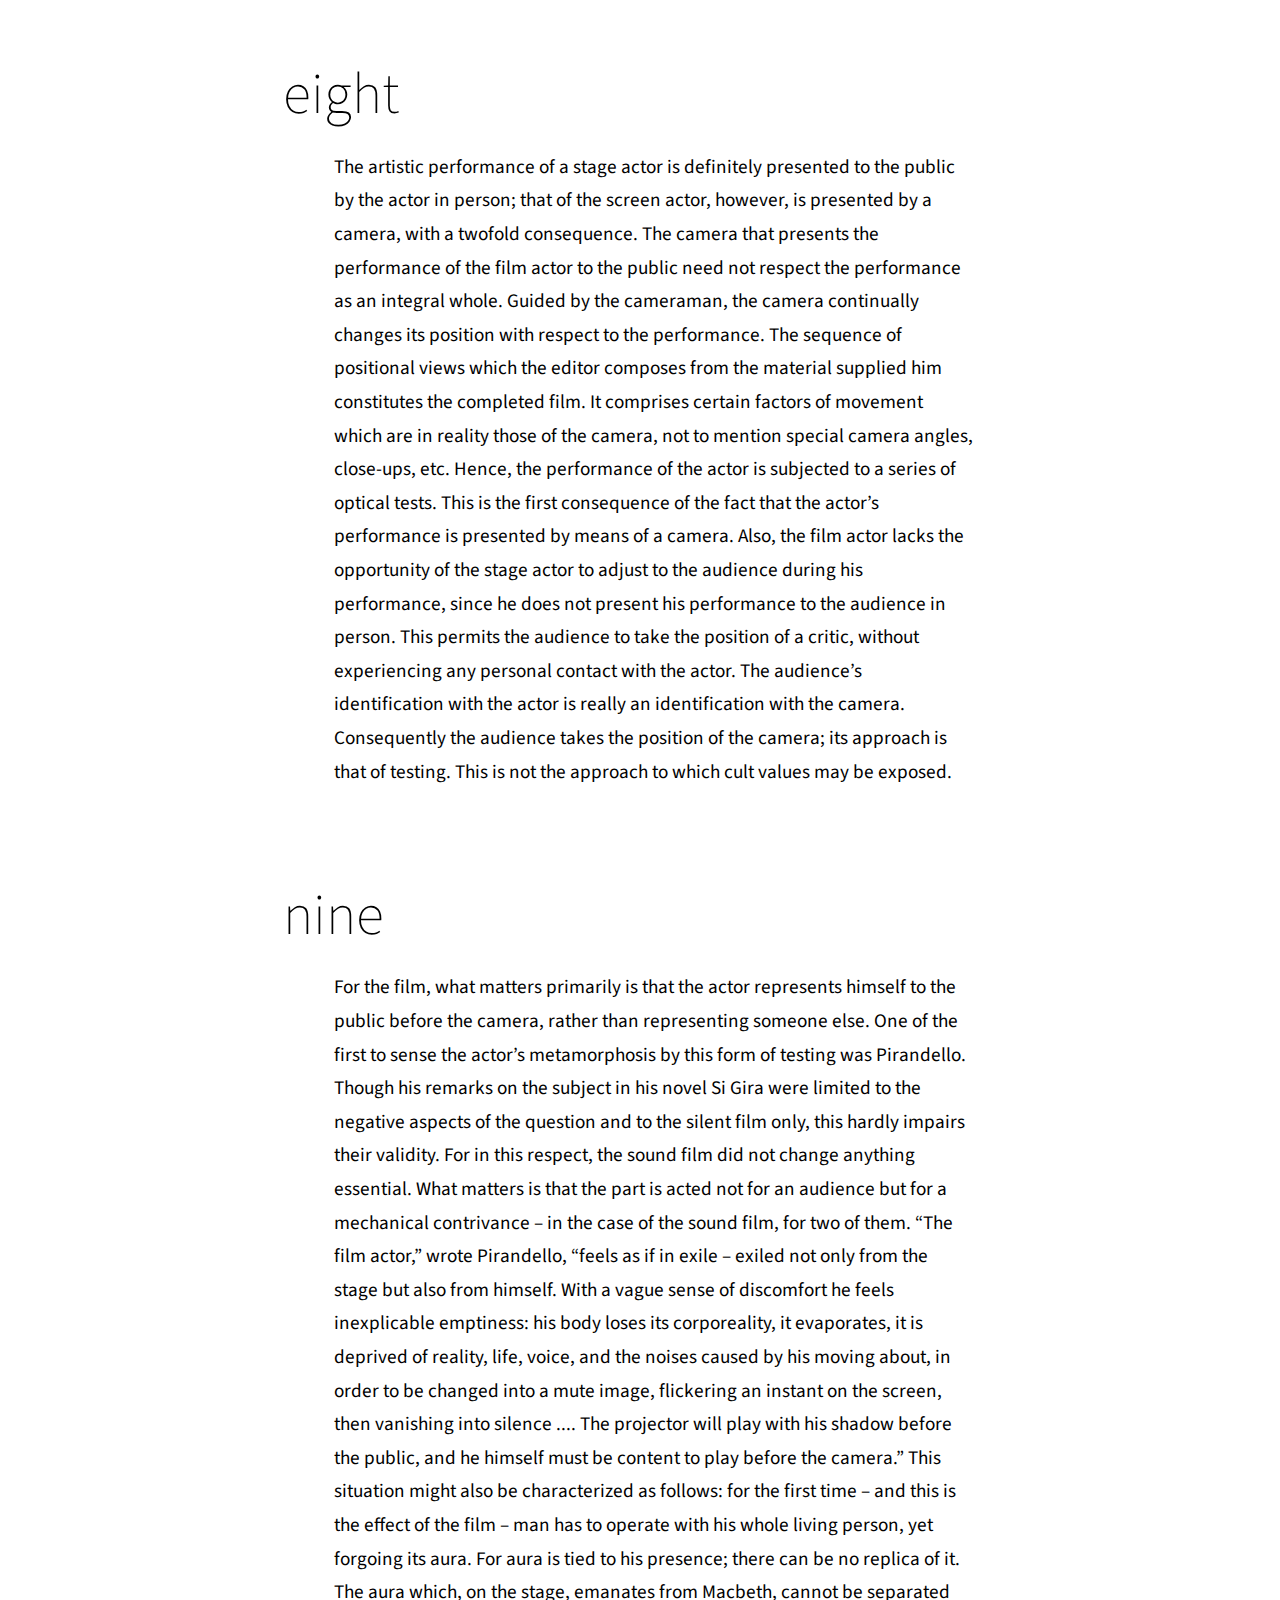
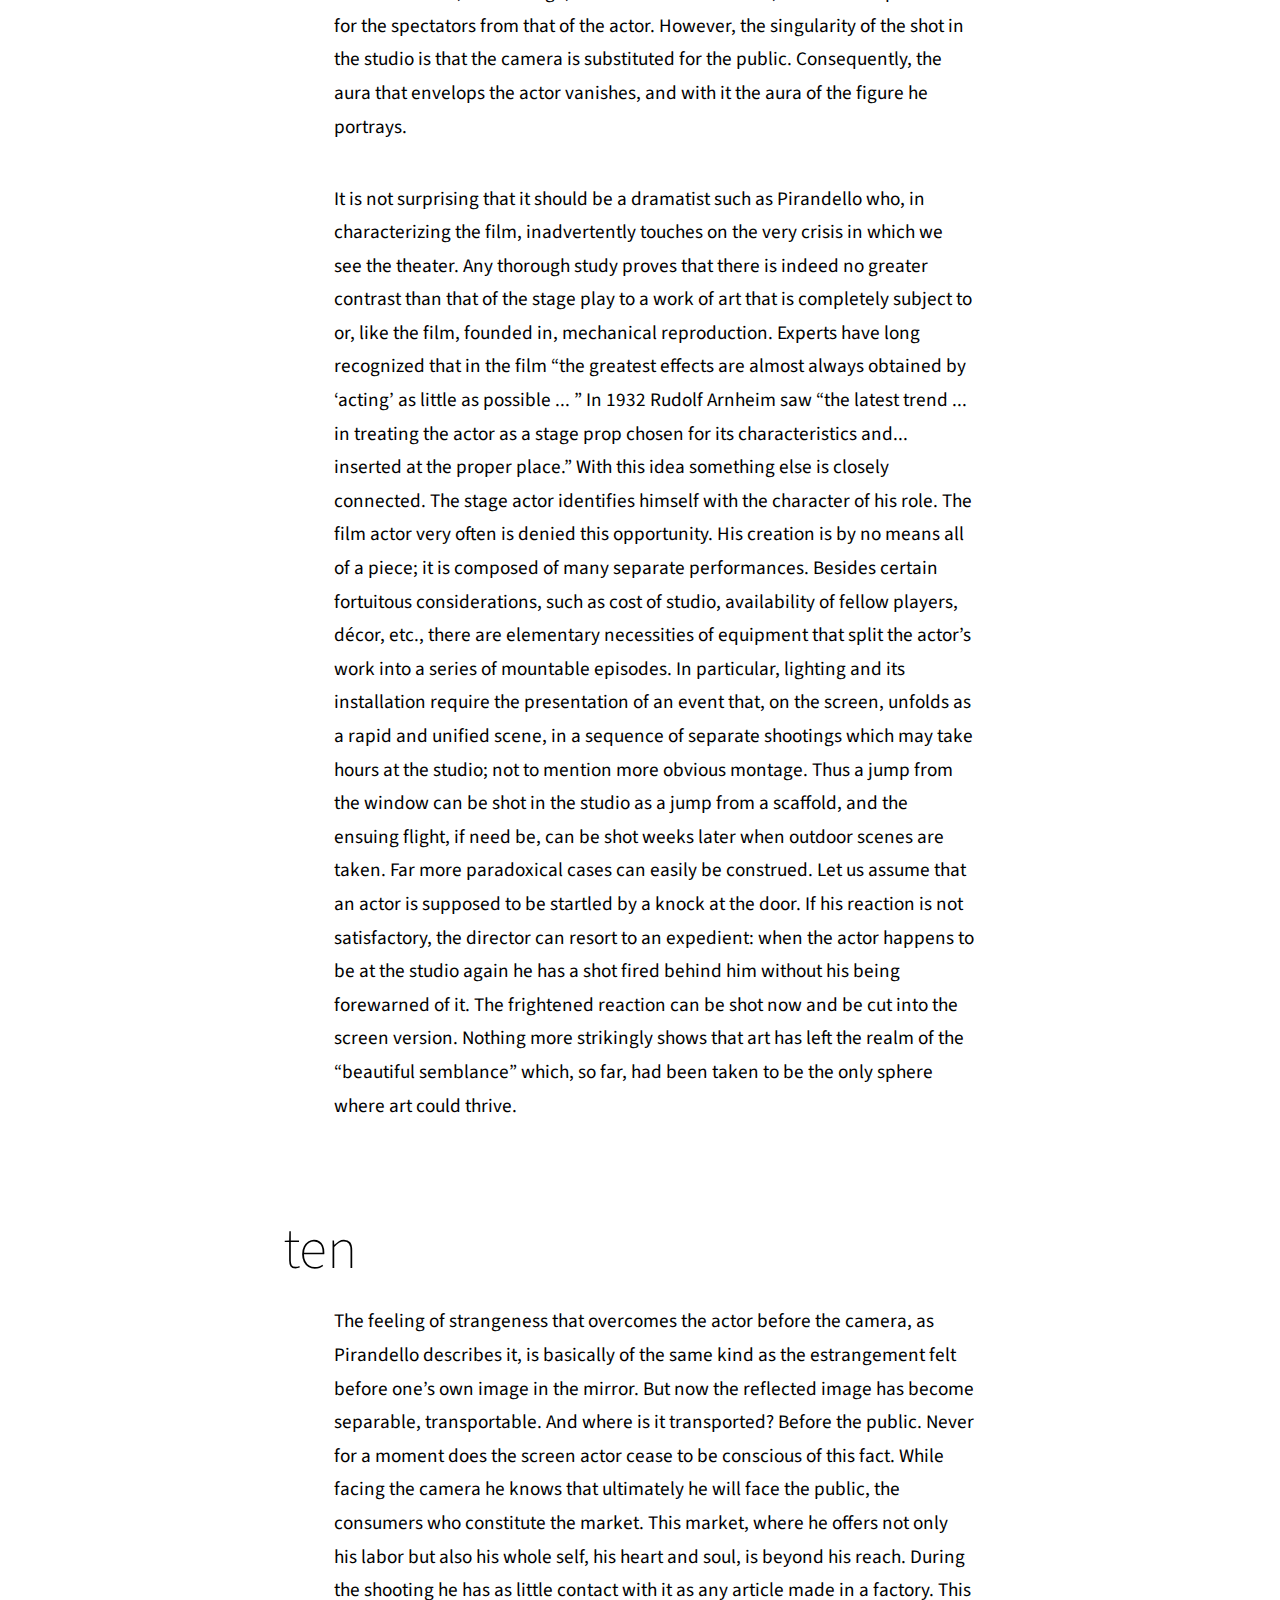
<file: simple-web-typesetting/index.html>
<!doctype html>
<html>

  <head>
    <meta charset="utf-8" />
    <meta name="viewport" content="width=device-width, initial-scale=1">

    <title>Simple Web Typesetting</title>

    <link href="editme.css" rel="stylesheet" type="text/css" />
  </head>

  <body>
  <nav>

    <ul class="topnav">
      <li><a href="#a0">home</a></li>
      <li><a href="#a1">preface</a></li>
      <li><a href="#a2">one</a></li>
      <li><a href="#a3">two</a></li>
      <li><a href="#a4">three</a></li>
      <li><a href="#a5">four</a></li>
      <li><a href="#a6">five</a></li>
      <li><a href="#a7">six</a></li>
      <li><a href="#a8">seven</a></li>
      <li><a href="#a9">eight</a></li>
      <li><a href="#a10">nine</a></li>
      <li><a href="#a11">ten</a></li>
      <li><a href="#a12">eleven</a></li>
      <li><a href="#a13">twelve</a></li>
      <li><a href="#a14">thirteen</a></li>
      <li><a href="#a15">fourteen</a></li>
      <li><a href="#a16">fifteen</a></li>
      <li><a href="#a17">epiloge</a></li>
    </ul>
    <button class="toggle">
                <span></span>
                <span></span>
                <span></span>

    </button>
  </nav>
    

    <!-- https://www.marxists.org/reference/subject/philosophy/works/ge/benjamin.htm -->
    <article>
      <header id="a0" class="col-10 col-offset-1">
        <h1>The Work of Art in the Age of Mechanical Reproduction</h1>
        <p class="col-10">by Walter Benjamin (1936)</p>
      </header>

      <blockquote class="col-8 col-offset-4">
        “Our fine arts were developed, their types and uses were established, in times very different from the present, by men whose power of action upon things was insignificant in comparison with ours. But the amazing growth of our techniques, the adaptability and precision they have attained, the ideas and habits they are creating, make it a certainty that profound changes are impending in the ancient craft of the Beautiful. In all the arts there is a physical component which can no longer be considered or treated as it used to be, which cannot remain unaffected by our modern knowledge and power. For the last twenty years neither matter nor space nor time has been what it was from time immemorial. We must expect great innovations to transform the entire technique of the arts, thereby affecting artistic invention itself and perhaps even bringing about an amazing change in our very notion of art.”
        <p>Paul Valéry, <cite>Pièces sur L’Art</cite>, 1931</p>
        <p>Le Conquete de l’ubiquite</p>
      </blockquote>

      <section>
        <h2 id="a1" class="col-10 col-offset-1">preface</h2>
        <p class="col-8 col-offset-2">
          When Marx undertook his critique of the capitalistic mode of production, this mode was in its infancy. Marx directed his efforts in such a way as to give them prognostic value. He went back to the basic conditions underlying capitalistic production and through his presentation showed what could be expected of capitalism in the future. The result was that one could expect it not only to exploit the proletariat with increasing intensity, but ultimately to create conditions which would make it possible to abolish capitalism itself.
        </p>
        <p class="col-8 col-offset-2">
          The transformation of the superstructure, which takes place far more slowly than that of the substructure, has taken more than half a century to manifest in all areas of culture the change in the conditions of production. Only today can it be indicated what form this has taken. Certain prognostic requirements should be met by these statements. However, theses about the art of the proletariat after its assumption of power or about the art of a classless society would have less bearing on these demands than theses about the developmental tendencies of art under present conditions of production. Their dialectic is no less noticeable in the superstructure than in the economy. It would therefore be wrong to underestimate the value of such theses as a weapon. They brush aside a number of outmoded concepts, such as creativity and genius, eternal value and mystery – concepts whose uncontrolled (and at present almost uncontrollable) application would lead to a processing of data in the Fascist sense. The concepts which are introduced into the theory of art in what follows differ from the more familiar terms in that they are completely useless for the purposes of Fascism. They are, on the other hand, useful for the formulation of revolutionary demands in the politics of art.
        </p>
      </section>

      <section>
        <h2 id="a2" class="col-10 col-offset-1">one</h2>
        <p class="col-8 col-offset-2">
          In principle a work of art has always been reproducible. Man-made artifacts could always be imitated by men. Replicas were made by pupils in practice of their craft, by masters for diffusing their works, and, finally, by third parties in the pursuit of gain. Mechanical reproduction of a work of art, however, represents something new. Historically, it advanced intermittently and in leaps at long intervals, but with accelerated intensity. The Greeks knew only two procedures of technically reproducing works of art: founding and stamping. Bronzes, terra cottas, and coins were the only art works which they could produce in quantity. All others were unique and could not be mechanically reproduced. With the woodcut graphic art became mechanically reproducible for the first time, long before script became reproducible by print. The enormous changes which printing, the mechanical reproduction of writing, has brought about in literature are a familiar story. However, within the phenomenon which we are here examining from the perspective of world history, print is merely a special, though particularly important, case. During the Middle Ages engraving and etching were added to the woodcut; at the beginning of the nineteenth century lithography made its appearance. With lithography the technique of reproduction reached an essentially new stage. This much more direct process was distinguished by the tracing of the design on a stone rather than its incision on a block of wood or its etching on a copperplate and permitted graphic art for the first time to put its products on the market, not only in large numbers as hitherto, but also in daily changing forms. Lithography enabled graphic art to illustrate everyday life, and it began to keep pace with printing. But only a few decades after its invention, lithography was surpassed by photography. For the first time in the process of pictorial reproduction, photography freed the hand of the most important artistic functions which henceforth devolved only upon the eye looking into a lens. Since the eye perceives more swiftly than the hand can draw, the process of pictorial reproduction was accelerated so enormously that it could keep pace with speech. A film operator shooting a scene in the studio captures the images at the speed of an actor’s speech. Just as lithography virtually implied the illustrated newspaper, so did photography foreshadow the sound film. The technical reproduction of sound was tackled at the end of the last century. These convergent endeavors made predictable a situation which Paul Valery pointed up in this sentence:
        </p>

        <blockquote class="col-8 col-offset-4">
          “Just as water, gas, and electricity are brought into our houses from far off to satisfy our needs in response to a minimal effort, so we shall be supplied with visual or auditory images, which will appear and disappear at a simple movement of the hand, hardly more than a sign.”
        </blockquote>
        <p class="col-8 col-offset-2">
          Around 1900 technical reproduction had reached a standard that not only permitted it to reproduce all transmitted works of art and thus to cause the most profound change in their impact upon the public; it also had captured a place of its own among the artistic processes. For the study of this standard nothing is more revealing than the nature of the repercussions that these two different manifestations – the reproduction of works of art and the art of the film – have had on art in its traditional form.
        </p>
      </section>

      <section>
        <h2 id="a3" class="col-10 col-offset-1">two</h2>
        <p class="col-8 col-offset-2">
          Even the most perfect reproduction of a work of art is lacking in one element: its presence in time and space, its unique existence at the place where it happens to be. This unique existence of the work of art determined the history to which it was subject throughout the time of its existence. This includes the changes which it may have suffered in physical condition over the years as well as the various changes in its ownership. The traces of the first can be revealed only by chemical or physical analyses which it is impossible to perform on a reproduction; changes of ownership are subject to a tradition which must be traced from the situation of the original.
        </p>
        <p class="col-8 col-offset-2">
          The presence of the original is the prerequisite to the concept of authenticity. Chemical analyses of the patina of a bronze can help to establish this, as does the proof that a given manuscript of the Middle Ages stems from an archive of the fifteenth century. The whole sphere of authenticity is outside technical – and, of course, not only technical – reproducibility. Confronted with its manual reproduction, which was usually branded as a forgery, the original preserved all its authority; not so vis-à-vis technical reproduction. The reason is twofold. First, process reproduction is more independent of the original than manual reproduction. For example, in photography, process reproduction can bring out those aspects of the original that are unattainable to the naked eye yet accessible to the lens, which is adjustable and chooses its angle at will. And photographic reproduction, with the aid of certain processes, such as enlargement or slow motion, can capture images which escape natural vision. Secondly, technical reproduction can put the copy of the original into situations which would be out of reach for the original itself. Above all, it enables the original to meet the beholder halfway, be it in the form of a photograph or a phonograph record. The cathedral leaves its locale to be received in the studio of a lover of art; the choral production, performed in an auditorium or in the open air, resounds in the drawing room.
        </p>
        <p class="col-8 col-offset-2">
          The situations into which the product of mechanical reproduction can be brought may not touch the actual work of art, yet the quality of its presence is always depreciated. This holds not only for the art work but also, for instance, for a landscape which passes in review before the spectator in a movie. In the case of the art object, a most sensitive nucleus – namely, its authenticity – is interfered with whereas no natural object is vulnerable on that score. The authenticity of a thing is the essence of all that is transmissible from its beginning, ranging from its substantive duration to its testimony to the history which it has experienced. Since the historical testimony rests on the authenticity, the former, too, is jeopardized by reproduction when substantive duration ceases to matter. And what is really jeopardized when the historical testimony is affected is the authority of the object.
        </p>
        <p class="col-8 col-offset-2">
          One might subsume the eliminated element in the term “aura” and go on to say: that which withers in the age of mechanical reproduction is the aura of the work of art. This is a symptomatic process whose significance points beyond the realm of art. One might generalize by saying: the technique of reproduction detaches the reproduced object from the domain of tradition. By making many reproductions it substitutes a plurality of copies for a unique existence. And in permitting the reproduction to meet the beholder or listener in his own particular situation, it reactivates the object reproduced. These two processes lead to a tremendous shattering of tradition which is the obverse of the contemporary crisis and renewal of mankind. Both processes are intimately connected with the contemporary mass movements. Their most powerful agent is the film. Its social significance, particularly in its most positive form, is inconceivable without its destructive, cathartic aspect, that is, the liquidation of the traditional value of the cultural heritage. This phenomenon is most palpable in the great historical films. It extends to ever new positions. In 1927 Abel Gance exclaimed enthusiastically:
        </p>
        <blockquote class="col-8 col-offset-4">
          “Shakespeare, Rembrandt, Beethoven will make films... all legends, all mythologies and all myths, all founders of religion, and the very religions... await their exposed resurrection, and the heroes crowd each other at the gate.”
        </blockquote>
        <p class="col-8 col-offset-2">
          Presumably without intending it, he issued an invitation to a far-reaching liquidation.
        </p>
      </section>

      <section>
        <h2 id="a4" class="col-10 col-offset-1">three</h2>
        <p class="col-8 col-offset-2">
          During long periods of history, the mode of human sense perception changes with humanity’s entire mode of existence. The manner in which human sense perception is organized, the medium in which it is accomplished, is determined not only by nature but by historical circumstances as well. The fifth century, with its great shifts of population, saw the birth of the late Roman art industry and the Vienna Genesis, and there developed not only an art different from that of antiquity but also a new kind of perception. The scholars of the Viennese school, Riegl and Wickhoff, who resisted the weight of classical tradition under which these later art forms had been buried, were the first to draw conclusions from them concerning the organization of perception at the time. However far-reaching their insight, these scholars limited themselves to showing the significant, formal hallmark which characterized perception in late Roman times. They did not attempt – and, perhaps, saw no way – to show the social transformations expressed by these changes of perception. The conditions for an analogous insight are more favorable in the present. And if changes in the medium of contemporary perception can be comprehended as decay of the aura, it is possible to show its social causes.
        </p>
        <p class="col-8 col-offset-2">
          The concept of aura which was proposed above with reference to historical objects may usefully be illustrated with reference to the aura of natural ones. We define the aura of the latter as the unique phenomenon of a distance, however close it may be. If, while resting on a summer afternoon, you follow with your eyes a mountain range on the horizon or a branch which casts its shadow over you, you experience the aura of those mountains, of that branch. This image makes it easy to comprehend the social bases of the contemporary decay of the aura. It rests on two circumstances, both of which are related to the increasing significance of the masses in contemporary life. Namely, the desire of contemporary masses to bring things “closer” spatially and humanly, which is just as ardent as their bent toward overcoming the uniqueness of every reality by accepting its reproduction. Every day the urge grows stronger to get hold of an object at very close range by way of its likeness, its reproduction. Unmistakably, reproduction as offered by picture magazines and newsreels differs from the image seen by the unarmed eye. Uniqueness and permanence are as closely linked in the latter as are transitoriness and reproducibility in the former. To pry an object from its shell, to destroy its aura, is the mark of a perception whose “sense of the universal equality of things” has increased to such a degree that it extracts it even from a unique object by means of reproduction. Thus is manifested in the field of perception what in the theoretical sphere is noticeable in the increasing importance of statistics. The adjustment of reality to the masses and of the masses to reality is a process of unlimited scope, as much for thinking as for perception.
        </p>
      </section>

      <section>
        <h2 id="a5" class="col-10 col-offset-1">four</h2>
        <p class="col-8 col-offset-2">
          The uniqueness of a work of art is inseparable from its being imbedded in the fabric of tradition. This tradition itself is thoroughly alive and extremely changeable. An ancient statue of Venus, for example, stood in a different traditional context with the Greeks, who made it an object of veneration, than with the clerics of the Middle Ages, who viewed it as an ominous idol. Both of them, however, were equally confronted with its uniqueness, that is, its aura. Originally the contextual integration of art in tradition found its expression in the cult. We know that the earliest art works originated in the service of a ritual – first the magical, then the religious kind. It is significant that the existence of the work of art with reference to its aura is never entirely separated from its ritual function. In other words, the unique value of the “authentic” work of art has its basis in ritual, the location of its original use value. This ritualistic basis, however remote, is still recognizable as secularized ritual even in the most profane forms of the cult of beauty. The secular cult of beauty, developed during the Renaissance and prevailing for three centuries, clearly showed that ritualistic basis in its decline and the first deep crisis which befell it. With the advent of the first truly revolutionary means of reproduction, photography, simultaneously with the rise of socialism, art sensed the approaching crisis which has become evident a century later. At the time, art reacted with the doctrine of l’art pour l’art, that is, with a theology of art. This gave rise to what might be called a negative theology in the form of the idea of “pure” art, which not only denied any social function of art but also any categorizing by subject matter. (In poetry, Mallarme was the first to take this position.)
        </p>
        <p class="col-8 col-offset-2">
          An analysis of art in the age of mechanical reproduction must do justice to these relationships, for they lead us to an all-important insight: for the first time in world history, mechanical reproduction emancipates the work of art from its parasitical dependence on ritual. To an ever greater degree the work of art reproduced becomes the work of art designed for reproducibility. From a photographic negative, for example, one can make any number of prints; to ask for the “authentic” print makes no sense. But the instant the criterion of authenticity ceases to be applicable to artistic production, the total function of art is reversed. Instead of being based on ritual, it begins to be based on another practice – politics.
        </p>
      </section>

      <section>
        <h2 id="a6" class="col-10 col-offset-1">five</h2>
        <p class="col-8 col-offset-2">
          Works of art are received and valued on different planes. Two polar types stand out; with one, the accent is on the cult value; with the other, on the exhibition value of the work. Artistic production begins with ceremonial objects destined to serve in a cult. One may assume that what mattered was their existence, not their being on view. The elk portrayed by the man of the Stone Age on the walls of his cave was an instrument of magic. He did expose it to his fellow men, but in the main it was meant for the spirits. Today the cult value would seem to demand that the work of art remain hidden. Certain statues of gods are accessible only to the priest in the cella; certain Madonnas remain covered nearly all year round; certain sculptures on medieval cathedrals are invisible to the spectator on ground level. With the emancipation of the various art practices from ritual go increasing opportunities for the exhibition of their products. It is easier to exhibit a portrait bust that can be sent here and there than to exhibit the statue of a divinity that has its fixed place in the interior of a temple. The same holds for the painting as against the mosaic or fresco that preceded it. And even though the public presentability of a mass originally may have been just as great as that of a symphony, the latter originated at the moment when its public presentability promised to surpass that of the mass.
        </p>
        <p class="col-8 col-offset-2">
          With the different methods of technical reproduction of a work of art, its fitness for exhibition increased to such an extent that the quantitative shift between its two poles turned into a qualitative transformation of its nature. This is comparable to the situation of the work of art in prehistoric times when, by the absolute emphasis on its cult value, it was, first and foremost, an instrument of magic. Only later did it come to be recognized as a work of art. In the same way today, by the absolute emphasis on its exhibition value the work of art becomes a creation with entirely new functions, among which the one we are conscious of, the artistic function, later may be recognized as incidental. This much is certain: today photography and the film are the most serviceable exemplifications of this new function.
        </p>
      </section>

      <section>
        <h2 id="a7" class="col-10 col-offset-1">six</h2>
        <p class="col-8 col-offset-2">
          In photography, exhibition value begins to displace cult value all along the line. But cult value does not give way without resistance. It retires into an ultimate retrenchment: the human countenance. It is no accident that the portrait was the focal point of early photography. The cult of remembrance of loved ones, absent or dead, offers a last refuge for the cult value of the picture. For the last time the aura emanates from the early photographs in the fleeting expression of a human face. This is what constitutes their melancholy, incomparable beauty. But as man withdraws from the photographic image, the exhibition value for the first time shows its superiority to the ritual value. To have pinpointed this new stage constitutes the incomparable significance of Atget, who, around 1900, took photographs of deserted Paris streets. It has quite justly been said of him that he photographed them like scenes of crime. The scene of a crime, too, is deserted; it is photographed for the purpose of establishing evidence. With Atget, photographs become standard evidence for historical occurrences, and acquire a hidden political significance. They demand a specific kind of approach; free-floating contemplation is not appropriate to them. They stir the viewer; he feels challenged by them in a new way. At the same time picture magazines begin to put up signposts for him, right ones or wrong ones, no matter. For the first time, captions have become obligatory. And it is clear that they have an altogether different character than the title of a painting. The directives which the captions give to those looking at pictures in illustrated magazines soon become even more explicit and more imperative in the film where the meaning of each single picture appears to be prescribed by the sequence of all preceding ones.
        </p>
      </section>

      <section>
        <h2 xid="a8" class="col-10 col-offset-1">seven</h2>
        <p class="col-8 col-offset-2">
          The nineteenth-century dispute as to the artistic value of painting versus photography today seems devious and confused. This does not diminish its importance, however; if anything, it underlines it. The dispute was in fact the symptom of a historical transformation the universal impact of which was not realized by either of the rivals. When the age of mechanical reproduction separated art from its basis in cult, the semblance of its autonomy disappeared forever. The resulting change in the function of art transcended the perspective of the century; for a long time it even escaped that of the twentieth century, which experienced the development of the film. Earlier much futile thought had been devoted to the question of whether photography is an art. The primary question – whether the very invention of photography had not transformed the entire nature of art – was not raised. Soon the film theoreticians asked the same ill-considered question with regard to the film. But the difficulties which photography caused traditional aesthetics were mere child’s play as compared to those raised by the film. Whence the insensitive and forced character of early theories of the film. Abel Gance, for instance, compares the film with hieroglyphs: “Here, by a remarkable regression, we have come back to the level of expression of the Egyptians ... Pictorial language has not yet matured because our eyes have not yet adjusted to it. There is as yet insufficient respect for, insufficient cult of, what it expresses.” Or, in the words of Séverin-Mars: “What art has been granted a dream more poetical and more real at the same time! Approached in this fashion the film might represent an incomparable means of expression. Only the most high-minded persons, in the most perfect and mysterious moments of their lives, should be allowed to enter its ambience.” Alexandre Arnoux concludes his fantasy about the silent film with the question: “Do not all the bold descriptions we have given amount to the definition of prayer?” It is instructive to note how their desire to class the film among the “arts” forces these theoreticians to read ritual elements into it – with a striking lack of discretion. Yet when these speculations were published, films like L’Opinion publique and The Gold Rush had already appeared. This, however, did not keep Abel Gance from adducing hieroglyphs for purposes of comparison, nor Séverin-Mars from speaking of the film as one might speak of paintings by Fra Angelico. Characteristically, even today ultrareactionary authors give the film a similar contextual significance – if not an outright sacred one, then at least a supernatural one. Commenting on Max Reinhardt’s film version of A Midsummer Night’s Dream, Werfel states that undoubtedly it was the sterile copying of the exterior world with its streets, interiors, railroad stations, restaurants, motorcars, and beaches which until now had obstructed the elevation of the film to the realm of art. “The film has not yet realized its true meaning, its real possibilities ... these consist in its unique faculty to express by natural means and with incomparable persuasiveness all that is fairylike, marvelous, supernatural.”
        </p>
      </section>

      <section>
        <h2 id="a9" class="col-10 col-offset-1">eight</h2>
        <p class="col-8 col-offset-2">
          The artistic performance of a stage actor is definitely presented to the public by the actor in person; that of the screen actor, however, is presented by a camera, with a twofold consequence. The camera that presents the performance of the film actor to the public need not respect the performance as an integral whole. Guided by the cameraman, the camera continually changes its position with respect to the performance. The sequence of positional views which the editor composes from the material supplied him constitutes the completed film. It comprises certain factors of movement which are in reality those of the camera, not to mention special camera angles, close-ups, etc. Hence, the performance of the actor is subjected to a series of optical tests. This is the first consequence of the fact that the actor’s performance is presented by means of a camera. Also, the film actor lacks the opportunity of the stage actor to adjust to the audience during his performance, since he does not present his performance to the audience in person. This permits the audience to take the position of a critic, without experiencing any personal contact with the actor. The audience’s identification with the actor is really an identification with the camera. Consequently the audience takes the position of the camera; its approach is that of testing. This is not the approach to which cult values may be exposed.
        </p>
      </section>

      <section>
        <h2 id="a10" class="col-10 col-offset-1">nine</h2>
        <p class="col-8 col-offset-2">
          For the film, what matters primarily is that the actor represents himself to the public before the camera, rather than representing someone else. One of the first to sense the actor’s metamorphosis by this form of testing was Pirandello. Though his remarks on the subject in his novel Si Gira were limited to the negative aspects of the question and to the silent film only, this hardly impairs their validity. For in this respect, the sound film did not change anything essential. What matters is that the part is acted not for an audience but for a mechanical contrivance – in the case of the sound film, for two of them. “The film actor,” wrote Pirandello, “feels as if in exile – exiled not only from the stage but also from himself. With a vague sense of discomfort he feels inexplicable emptiness: his body loses its corporeality, it evaporates, it is deprived of reality, life, voice, and the noises caused by his moving about, in order to be changed into a mute image, flickering an instant on the screen, then vanishing into silence .... The projector will play with his shadow before the public, and he himself must be content to play before the camera.” This situation might also be characterized as follows: for the first time – and this is the effect of the film – man has to operate with his whole living person, yet forgoing its aura. For aura is tied to his presence; there can be no replica of it. The aura which, on the stage, emanates from Macbeth, cannot be separated for the spectators from that of the actor. However, the singularity of the shot in the studio is that the camera is substituted for the public. Consequently, the aura that envelops the actor vanishes, and with it the aura of the figure he portrays.
        </p>
        <p class="col-8 col-offset-2">
          It is not surprising that it should be a dramatist such as Pirandello who, in characterizing the film, inadvertently touches on the very crisis in which we see the theater. Any thorough study proves that there is indeed no greater contrast than that of the stage play to a work of art that is completely subject to or, like the film, founded in, mechanical reproduction. Experts have long recognized that in the film “the greatest effects are almost always obtained by ‘acting’ as little as possible ... ” In 1932 Rudolf Arnheim saw “the latest trend ... in treating the actor as a stage prop chosen for its characteristics and... inserted at the proper place.” With this idea something else is closely connected. The stage actor identifies himself with the character of his role. The film actor very often is denied this opportunity. His creation is by no means all of a piece; it is composed of many separate performances. Besides certain fortuitous considerations, such as cost of studio, availability of fellow players, décor, etc., there are elementary necessities of equipment that split the actor’s work into a series of mountable episodes. In particular, lighting and its installation require the presentation of an event that, on the screen, unfolds as a rapid and unified scene, in a sequence of separate shootings which may take hours at the studio; not to mention more obvious montage. Thus a jump from the window can be shot in the studio as a jump from a scaffold, and the ensuing flight, if need be, can be shot weeks later when outdoor scenes are taken. Far more paradoxical cases can easily be construed. Let us assume that an actor is supposed to be startled by a knock at the door. If his reaction is not satisfactory, the director can resort to an expedient: when the actor happens to be at the studio again he has a shot fired behind him without his being forewarned of it. The frightened reaction can be shot now and be cut into the screen version. Nothing more strikingly shows that art has left the realm of the “beautiful semblance” which, so far, had been taken to be the only sphere where art could thrive.
        </p>
      </section>

      <section>
        <h2 id="a11" class="col-10 col-offset-1">ten</h2>
        <p class="col-8 col-offset-2">
          The feeling of strangeness that overcomes the actor before the camera, as Pirandello describes it, is basically of the same kind as the estrangement felt before one’s own image in the mirror. But now the reflected image has become separable, transportable. And where is it transported? Before the public. Never for a moment does the screen actor cease to be conscious of this fact. While facing the camera he knows that ultimately he will face the public, the consumers who constitute the market. This market, where he offers not only his labor but also his whole self, his heart and soul, is beyond his reach. During the shooting he has as little contact with it as any article made in a factory. This may contribute to that oppression, that new anxiety which, according to Pirandello, grips the actor before the camera. The film responds to the shriveling of the aura with an artificial build-up of the “personality” outside the studio. The cult of the movie star, fostered by the money of the film industry, preserves not the unique aura of the person but the “spell of the personality,” the phony spell of a commodity. So long as the movie-makers’ capital sets the fashion, as a rule no other revolutionary merit can be accredited to today’s film than the promotion of a revolutionary criticism of traditional concepts of art. We do not deny that in some cases today’s films can also promote revolutionary criticism of social conditions, even of the distribution of property. However, our present study is no more specifically concerned with this than is the film production of Western Europe.
        </p>
        <p class="col-8 col-offset-2">
          It is inherent in the technique of the film as well as that of sports that everybody who witnesses its accomplishments is somewhat of an expert. This is obvious to anyone listening to a group of newspaper boys leaning on their bicycles and discussing the outcome of a bicycle race. It is not for nothing that newspaper publishers arrange races for their delivery boys. These arouse great interest among the participants, for the victor has an opportunity to rise from delivery boy to professional racer. Similarly, the newsreel offers everyone the opportunity to rise from passer-by to movie extra. In this way any man might even find himself part of a work of art, as witness Vertov’s Three Songs About Lenin or Ivens’ Borinage. Any man today can lay claim to being filmed. This claim can best be elucidated by a comparative look at the historical situation of contemporary literature.
        </p>
        <p class="col-8 col-offset-2">
          For centuries a small number of writers were confronted by many thousands of readers. This changed toward the end of the last century. With the increasing extension of the press, which kept placing new political, religious, scientific, professional, and local organs before the readers, an increasing number of readers became writers – at first, occasional ones. It began with the daily press opening to its readers space for “letters to the editor.” And today there is hardly a gainfully employed European who could not, in principle, find an opportunity to publish somewhere or other comments on his work, grievances, documentary reports, or that sort of thing. Thus, the distinction between author and public is about to lose its basic character. The difference becomes merely functional; it may vary from case to case. At any moment the reader is ready to turn into a writer. As expert, which he had to become willy-nilly in an extremely specialized work process, even if only in some minor respect, the reader gains access to authorship. In the Soviet Union work itself is given a voice. To present it verbally is part of a man’s ability to perform the work. Literary license is now founded on polytechnic rather than specialized training and thus becomes common property.
        </p>
        <p class="col-8 col-offset-2">
          All this can easily be applied to the film, where transitions that in literature took centuries have come about in a decade. In cinematic practice, particularly in Russia, this change-over has partially become established reality. Some of the players whom we meet in Russian films are not actors in our sense but people who portray themselves and primarily in their own work process. In Western Europe the capitalistic exploitation of the film denies consideration to modern man’s legitimate claim to being reproduced. Under these circumstances the film industry is trying hard to spur the interest of the masses through illusion-promoting spectacles and dubious speculations.
        </p>
      </section>

      <section>
        <h2 id="a12" class="col-10 col-offset-1">eleven</h2>
        <p class="col-8 col-offset-2">
          The shooting of a film, especially of a sound film, affords a spectacle unimaginable anywhere at any time before this. It presents a process in which it is impossible to assign to a spectator a viewpoint which would exclude from the actual scene such extraneous accessories as camera equipment, lighting machinery, staff assistants, etc. – unless his eye were on a line parallel with the lens. This circumstance, more than any other, renders superficial and insignificant any possible similarity between a scene in the studio and one on the stage. In the theater one is well aware of the place from which the play cannot immediately be detected as illusionary. There is no such place for the movie scene that is being shot. Its illusionary nature is that of the second degree, the result of cutting. That is to say, in the studio the mechanical equipment has penetrated so deeply into reality that its pure aspect freed from the foreign substance of equipment is the result of a special procedure, namely, the shooting by the specially adjusted camera and the mounting of the shot together with other similar ones. The equipment-free aspect of reality here has become the height of artifice; the sight of immediate reality has become an orchid in the land of technology.
        </p>
        <p class="col-8 col-offset-2">
          Even more revealing is the comparison of these circumstances, which differ so much from those of the theater, with the situation in painting. Here the question is: How does the cameraman compare with the painter? To answer this we take recourse to an analogy with a surgical operation. The surgeon represents the polar opposite of the magician. The magician heals a sick person by the laying on of hands; the surgeon cuts into the patient’s body. The magician maintains the natural distance between the patient and himself; though he reduces it very slightly by the laying on of hands, he greatly increases it by virtue of his authority. The surgeon does exactly the reverse; he greatly diminishes the distance between himself and the patient by penetrating into the patient’s body, and increases it but little by the caution with which his hand moves among the organs. In short, in contrast to the magician - who is still hidden in the medical practitioner – the surgeon at the decisive moment abstains from facing the patient man to man; rather, it is through the operation that he penetrates into him.
        </p>
        <p class="col-8 col-offset-2">
          Magician and surgeon compare to painter and cameraman. The painter maintains in his work a natural distance from reality, the cameraman penetrates deeply into its web. There is a tremendous difference between the pictures they obtain. That of the painter is a total one, that of the cameraman consists of multiple fragments which are assembled under a new law. Thus, for contemporary man the representation of reality by the film is incomparably more significant than that of the painter, since it offers, precisely because of the thoroughgoing permeation of reality with mechanical equipment, an aspect of reality which is free of all equipment. And that is what one is entitled to ask from a work of art.
        </p>
      </section>

      <section>
        <h2 id="a13" class="col-10 col-offset-1">twelve</h2>
        <p class="col-8 col-offset-2">
          Mechanical reproduction of art changes the reaction of the masses toward art. The reactionary attitude toward a Picasso painting changes into the progressive reaction toward a Chaplin movie. The progressive reaction is characterized by the direct, intimate fusion of visual and emotional enjoyment with the orientation of the expert. Such fusion is of great social significance. The greater the decrease in the social significance of an art form, the sharper the distinction between criticism and enjoyment by the public. The conventional is uncritically enjoyed, and the truly new is criticized with aversion. With regard to the screen, the critical and the receptive attitudes of the public coincide. The decisive reason for this is that individual reactions are predetermined by the mass audience response they are about to produce, and this is nowhere more pronounced than in the film. The moment these responses become manifest they control each other. Again, the comparison with painting is fruitful. A painting has always had an excellent chance to be viewed by one person or by a few. The simultaneous contemplation of paintings by a large public, such as developed in the nineteenth century, is an early symptom of the crisis of painting, a crisis which was by no means occasioned exclusively by photography but rather in a relatively independent manner by the appeal of art works to the masses.
        </p>
        <p class="col-8 col-offset-2">
          Painting simply is in no position to present an object for simultaneous collective experience, as it was possible for architecture at all times, for the epic poem in the past, and for the movie today. Although this circumstance in itself should not lead one to conclusions about the social role of painting, it does constitute a serious threat as soon as painting, under special conditions and, as it were, against its nature, is confronted directly by the masses. In the churches and monasteries of the Middle Ages and at the princely courts up to the end of the eighteenth century, a collective reception of paintings did not occur simultaneously, but by graduated and hierarchized mediation. The change that has come about is an expression of the particular conflict in which painting was implicated by the mechanical reproducibility of paintings. Although paintings began to be publicly exhibited in galleries and salons, there was no way for the masses to organize and control themselves in their reception. Thus the same public which responds in a progressive manner toward a grotesque film is bound to respond in a reactionary manner to surrealism.
        </p>
      </section>

      <section>
        <h2 id="a14" class="col-10 col-offset-1">thirteen</h2>
        <p class="col-8 col-offset-2">
          The characteristics of the film lie not only in the manner in which man presents himself to mechanical equipment but also in the manner in which, by means of this apparatus, man can represent his environment. A glance at occupational psychology illustrates the testing capacity of the equipment. Psychoanalysis illustrates it in a different perspective. The film has enriched our field of perception with methods which can be illustrated by those of Freudian theory. Fifty years ago, a slip of the tongue passed more or less unnoticed. Only exceptionally may such a slip have revealed dimensions of depth in a conversation which had seemed to be taking its course on the surface. Since the Psychopathology of Everyday Life things have changed. This book isolated and made analyzable things which had heretofore floated along unnoticed in the broad stream of perception. For the entire spectrum of optical, and now also acoustical, perception the film has brought about a similar deepening of apperception. It is only an obverse of this fact that behavior items shown in a movie can be analyzed much more precisely and from more points of view than those presented on paintings or on the stage. As compared with painting, filmed behavior lends itself more readily to analysis because of its incomparably more precise statements of the situation. In comparison with the stage scene, the filmed behavior item lends itself more readily to analysis because it can be isolated more easily. This circumstance derives its chief importance from its tendency to promote the mutual penetration of art and science. Actually, of a screened behavior item which is neatly brought out in a certain situation, like a muscle of a body, it is difficult to say which is more fascinating, its artistic value or its value for science. To demonstrate the identity of the artistic and scientific uses of photography which heretofore usually were separated will be one of the revolutionary functions of the film.
        </p>
        <p class="col-8 col-offset-2">
          By close-ups of the things around us, by focusing on hidden details of familiar objects, by exploring common place milieus under the ingenious guidance of the camera, the film, on the one hand, extends our comprehension of the necessities which rule our lives; on the other hand, it manages to assure us of an immense and unexpected field of action. Our taverns and our metropolitan streets, our offices and furnished rooms, our railroad stations and our factories appeared to have us locked up hopelessly. Then came the film and burst this prison-world asunder by the dynamite of the tenth of a second, so that now, in the midst of its far-flung ruins and debris, we calmly and adventurously go traveling. With the close-up, space expands; with slow motion, movement is extended. The enlargement of a snapshot does not simply render more precise what in any case was visible, though unclear: it reveals entirely new structural formations of the subject. So, too, slow motion not only presents familiar qualities of movement but reveals in them entirely unknown ones “which, far from looking like retarded rapid movements, give the effect of singularly gliding, floating, supernatural motions.” Evidently a different nature opens itself to the camera than opens to the naked eye – if only because an unconsciously penetrated space is substituted for a space consciously explored by man. Even if one has a general knowledge of the way people walk, one knows nothing of a person’s posture during the fractional second of a stride. The act of reaching for a lighter or a spoon is familiar routine, yet we hardly know what really goes on between hand and metal, not to mention how this fluctuates with our moods. Here the camera intervenes with the resources of its lowerings and liftings, its interruptions and isolations, it extensions and accelerations, its enlargements and reductions. The camera introduces us to unconscious optics as does psychoanalysis to unconscious impulses.
        </p>
      </section>

      <section>
        <h2 id="a15" class="col-10 col-offset-1">fourteen</h2>
        <p class="col-8 col-offset-2">
          One of the foremost tasks of art has always been the creation of a demand which could be fully satisfied only later. The history of every art form shows critical epochs in which a certain art form aspires to effects which could be fully obtained only with a changed technical standard, that is to say, in a new art form. The extravagances and crudities of art which thus appear, particularly in the so-called decadent epochs, actually arise from the nucleus of its richest historical energies. In recent years, such barbarisms were abundant in Dadaism. It is only now that its impulse becomes discernible: Dadaism attempted to create by pictorial – and literary – means the effects which the public today seeks in the film.
        </p>
        <p class="col-8 col-offset-2">
          Every fundamentally new, pioneering creation of demands will carry beyond its goal. Dadaism did so to the extent that it sacrificed the market values which are so characteristic of the film in favor of higher ambitions – though of course it was not conscious of such intentions as here described. The Dadaists attached much less importance to the sales value of their work than to its uselessness for contemplative immersion. The studied degradation of their material was not the least of their means to achieve this uselessness. Their poems are “word salad” containing obscenities and every imaginable waste product of language. The same is true of their paintings, on which they mounted buttons and tickets. What they intended and achieved was a relentless destruction of the aura of their creations, which they branded as reproductions with the very means of production. Before a painting of Arp’s or a poem by August Stramm it is impossible to take time for contemplation and evaluation as one would before a canvas of Derain’s or a poem by Rilke. In the decline of middle-class society, contemplation became a school for asocial behavior; it was countered by distraction as a variant of social conduct. Dadaistic activities actually assured a rather vehement distraction by making works of art the center of scandal. One requirement was foremost: to outrage the public.
        </p>
        <p class="col-8 col-offset-2">
          From an alluring appearance or persuasive structure of sound the work of art of the Dadaists became an instrument of ballistics. It hit the spectator like a bullet, it happened to him, thus acquiring a tactile quality. It promoted a demand for the film, the distracting element of which is also primarily tactile, being based on changes of place and focus which periodically assail the spectator. Let us compare the screen on which a film unfolds with the canvas of a painting. The painting invites the spectator to contemplation; before it the spectator can abandon himself to his associations. Before the movie frame he cannot do so. No sooner has his eye grasped a scene than it is already changed. It cannot be arrested. Duhamel, who detests the film and knows nothing of its significance, though something of its structure, notes this circumstance as follows: “I can no longer think what I want to think. My thoughts have been replaced by moving images.” The spectator’s process of association in view of these images is indeed interrupted by their constant, sudden change. This constitutes the shock effect of the film, which, like all shocks, should be cushioned by heightened presence of mind. By means of its technical structure, the film has taken the physical shock effect out of the wrappers in which Dadaism had, as it were, kept it inside the moral shock effect.
        </p>
      </section>

      <section>
        <h2 id="a16" class="col-10 col-offset-1">fifteen</h2>
        <p class="col-8 col-offset-2">
          The mass is a matrix from which all traditional behavior toward works of art issues today in a new form. Quantity has been transmuted into quality. The greatly increased mass of participants has produced a change in the mode of participation. The fact that the new mode of participation first appeared in a disreputable form must not confuse the spectator. Yet some people have launched spirited attacks against precisely this superficial aspect. Among these, Duhamel has expressed himself in the most radical manner. What he objects to most is the kind of participation which the movie elicits from the masses. Duhamel calls the movie “a pastime for helots, a diversion for uneducated, wretched, worn-out creatures who are consumed by their worries a spectacle which requires no concentration and presupposes no intelligence which kindles no light in the heart and awakens no hope other than the ridiculous one of someday becoming a ‘star’ in Los Angeles.” Clearly, this is at bottom the same ancient lament that the masses seek distraction whereas art demands concentration from the spectator. That is a commonplace.
        </p>
        <p class="col-8 col-offset-2">
          The question remains whether it provides a platform for the analysis of the film. A closer look is needed here. Distraction and concentration form polar opposites which may be stated as follows: A man who concentrates before a work of art is absorbed by it. He enters into this work of art the way legend tells of the Chinese painter when he viewed his finished painting. In contrast, the distracted mass absorbs the work of art. This is most obvious with regard to buildings. Architecture has always represented the prototype of a work of art the reception of which is consummated by a collectivity in a state of distraction. The laws of its reception are most instructive.
        </p>
        <p class="col-8 col-offset-2">
          Buildings have been man’s companions since primeval times. Many art forms have developed and perished. Tragedy begins with the Greeks, is extinguished with them, and after centuries its “rules” only are revived. The epic poem, which had its origin in the youth of nations, expires in Europe at the end of the Renaissance. Panel painting is a creation of the Middle Ages, and nothing guarantees its uninterrupted existence. But the human need for shelter is lasting. Architecture has never been idle. Its history is more ancient than that of any other art, and its claim to being a living force has significance in every attempt to comprehend the relationship of the masses to art. Buildings are appropriated in a twofold manner: by use and by perception – or rather, by touch and sight. Such appropriation cannot be understood in terms of the attentive concentration of a tourist before a famous building. On the tactile side there is no counterpart to contemplation on the optical side. Tactile appropriation is accomplished not so much by attention as by habit. As regards architecture, habit determines to a large extent even optical reception. The latter, too, occurs much less through rapt attention than by noticing the object in incidental fashion. This mode of appropriation, developed with reference to architecture, in certain circumstances acquires canonical value. For the tasks which face the human apparatus of perception at the turning points of history cannot be solved by optical means, that is, by contemplation, alone. They are mastered gradually by habit, under the guidance of tactile appropriation.
        </p>
        <p class="col-8 col-offset-2">
          The distracted person, too, can form habits. More, the ability to master certain tasks in a state of distraction proves that their solution has become a matter of habit. Distraction as provided by art presents a covert control of the extent to which new tasks have become soluble by apperception. Since, moreover, individuals are tempted to avoid such tasks, art will tackle the most difficult and most important ones where it is able to mobilize the masses. Today it does so in the film. Reception in a state of distraction, which is increasing noticeably in all fields of art and is symptomatic of profound changes in apperception, finds in the film its true means of exercise. The film with its shock effect meets this mode of reception halfway. The film makes the cult value recede into the background not only by putting the public in the position of the critic, but also by the fact that at the movies this position requires no attention. The public is an examiner, but an absent-minded one.
        </p>
      </section>

      <section>
        <h2 id="a17" class="col-10 col-offset-1">epilogue</h2>
        <p class="col-8 col-offset-2">
          The growing proletarianization of modern man and the increasing formation of masses are two aspects of the same process. Fascism attempts to organize the newly created proletarian masses without affecting the property structure which the masses strive to eliminate. Fascism sees its salvation in giving these masses not their right, but instead a chance to express themselves. The masses have a right to change property relations; Fascism seeks to give them an expression while preserving property. The logical result of Fascism is the introduction of aesthetics into political life. The violation of the masses, whom Fascism, with its Führer cult, forces to their knees, has its counterpart in the violation of an apparatus which is pressed into the production of ritual values.
        </p>
        <p class="col-8 col-offset-2">
          All efforts to render politics aesthetic culminate in one thing: war. War and war only can set a goal for mass movements on the largest scale while respecting the traditional property system. This is the political formula for the situation. The technological formula may be stated as follows: Only war makes it possible to mobilize all of today’s technical resources while maintaining the property system. It goes without saying that the Fascist apotheosis of war does not employ such arguments. Still, Marinetti says in his manifesto on the Ethiopian colonial war:
        </p>
        <blockquote class="col-8 col-offset-4">
          “For twenty-seven years we Futurists have rebelled against the branding of war as anti-aesthetic ... Accordingly we state:... War is beautiful because it establishes man’s dominion over the subjugated machinery by means of gas masks, terrifying megaphones, flame throwers, and small tanks. War is beautiful because it initiates the dreamt-of metalization of the human body. War is beautiful because it enriches a flowering meadow with the fiery orchids of machine guns. War is beautiful because it combines the gunfire, the cannonades, the cease-fire, the scents, and the stench of putrefaction into a symphony. War is beautiful because it creates new architecture, like that of the big tanks, the geometrical formation flights, the smoke spirals from burning villages, and many others ... Poets and artists of Futurism! ... remember these principles of an aesthetics of war so that your struggle for a new literature and a new graphic art ... may be illumined by them!”
        </blockquote>
        <p class="col-8 col-offset-2">
          This manifesto has the virtue of clarity. Its formulations deserve to be accepted by dialecticians. To the latter, the aesthetics of today’s war appears as follows: If the natural utilization of productive forces is impeded by the property system, the increase in technical devices, in speed, and in the sources of energy will press for an unnatural utilization, and this is found in war. The destructiveness of war furnishes proof that society has not been mature enough to incorporate technology as its organ, that technology has not been sufficiently developed to cope with the elemental forces of society. The horrible features of imperialistic warfare are attributable to the discrepancy between the tremendous means of production and their inadequate utilization in the process of production – in other words, to unemployment and the lack of markets. Imperialistic war is a rebellion of technology which collects, in the form of “human material,” the claims to which society has denied its natural materrial. Instead of draining rivers, society directs a human stream into a bed of trenches; instead of dropping seeds from airplanes, it drops incendiary bombs over cities; and through gas warfare the aura is abolished in a new way.
        </p>
        <p class="col-8 col-offset-2">
          “Fiat ars – pereat mundus”, says Fascism, and, as Marinetti admits, expects war to supply the artistic gratification of a sense perception that has been changed by technology. This is evidently the consummation of “l’art pour l’art.” Mankind, which in Homer’s time was an object of contemplation for the Olympian gods, now is one for itself. Its self-alienation has reached such a degree that it can experience its own destruction as an aesthetic pleasure of the first order. This is the situation of politics which Fascism is rendering aesthetic. Communism responds by politicizing art.
        </p>
      </section>

      <footer>
        <small class="col-8 col-offset-2">Text taken from <a href="https://www.marxists.org/reference/subject/philosophy/works/ge/benjamin.htm">https://www.marxists.org/reference/subject/philosophy/works/ge/benjamin.htm</a>. Created for Graphic Design 2, Spring 2016, Typographic Hierarchy Project.</small>
        
      </footer>
    </article>


  </body>

  <script src="http://code.jquery.com/jquery-3.1.1.min.js"></script>
  <script>
  $('button.toggle').click(function() {
    $('nav ul').slideToggle();
  });

  $(window).resize(function() {
    ww = $(window).width();

    if (ww > 768) {
      $('nav ul').show(1000);
    } else {
      $('nav ul').hide(1000);
    };

  });
  </script>

</html>
</file>
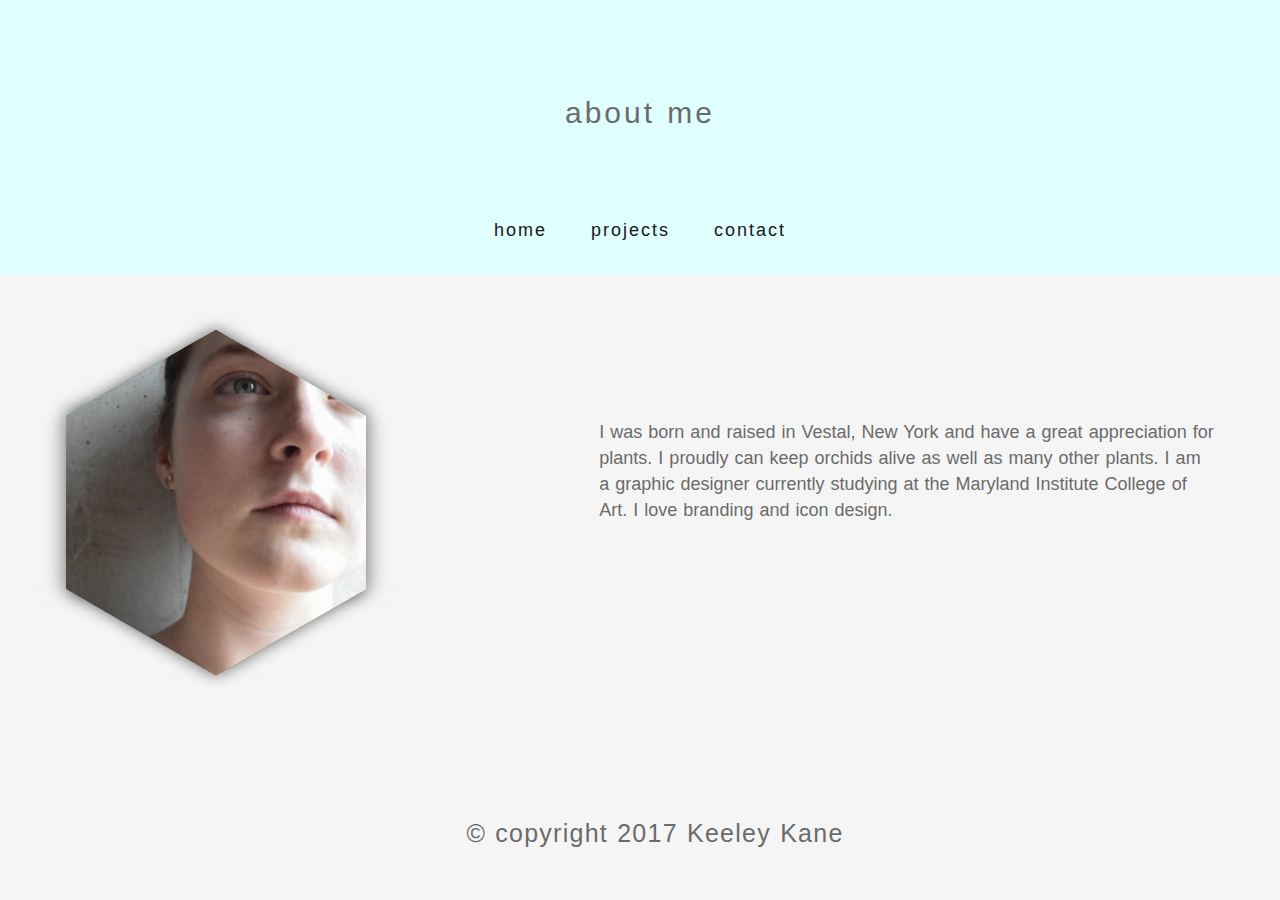
<file: portfolio/about.html>
<!doctype html>

<html>


  <head>
    <!-- this is the proper meta tag to use common special characters, etc. -->
    <meta charset="UTF-8" />

    <!-- this is necessary for responsive @media queries to work properly -->
    <meta name="viewport" content="width=device-width, initial-scale=1">

    <!-- The Title to your website. Shows in the browser tab or window, as well as in search engine results. Not actually on the page anywhere -->

    <link href="https://opensource.keycdn.com/fontawesome/4.7.0/font-awesome.min.css" type="text/css" rel="stylesheet" />
    <link href="basics.css" type="text/css" rel="stylesheet"> 
    <link href="hexcode/screen.css" type="text/css" rel="stylesheet" />
     <link href="grid.css" type="text/css" rel="stylesheet">
  </head>

  
  <body>
    <header>
      <h1> about me </h1>
    </header>


<div class="stickynav" id="stickynav">
  <a href="index.html">home</a>
  <a href="index.html">projects</a>
  <a href="contact.html">contact</a>
</div>

<div>
    <div class="portait col-5">

              <div class="hexagon">
                <div class="hexTop"></div>
                <div class="hexBottom"></div>
              </div>
    </div>

     <div class="col-6 bio">
         I was born and raised in Vestal, New York and have a great appreciation for plants. I proudly can keep orchids alive as well as many other plants. I am a graphic designer currently studying at the Maryland Institute College of Art. I love branding and icon design.
     </div>

</div>
  

 <footer class="col-12">
      <p>© copyright <span class="year dynamic">2017</span> Keeley Kane</p>
    </footer>

  </body>

  </html>
</file>
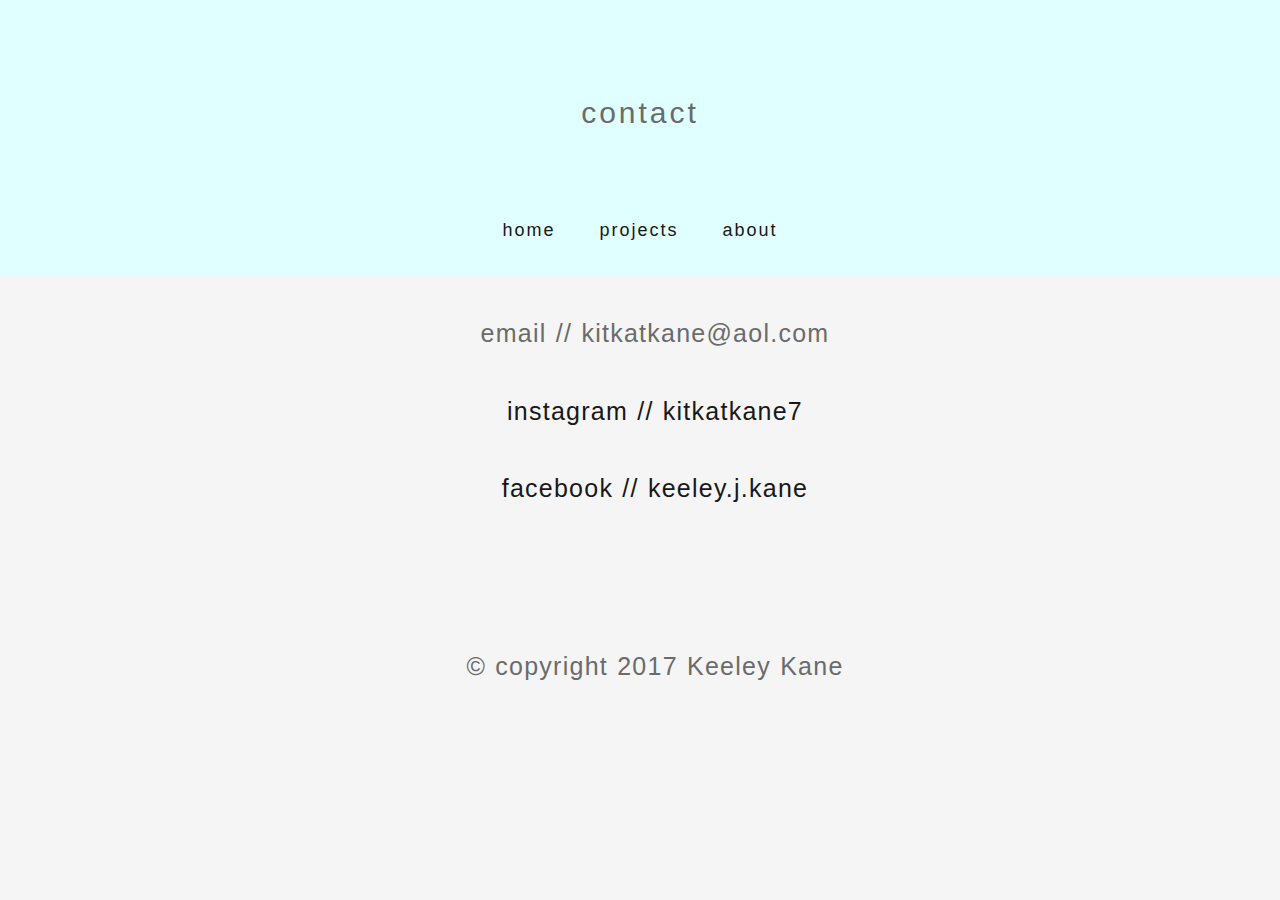
<file: portfolio/contact.html>
<!doctype html>

<html>


  <head>
    <!-- this is the proper meta tag to use common special characters, etc. -->
    <meta charset="UTF-8" />

    <!-- this is necessary for responsive @media queries to work properly -->
    <meta name="viewport" content="width=device-width, initial-scale=1">

    <!-- The Title to your website. Shows in the browser tab or window, as well as in search engine results. Not actually on the page anywhere -->

    <link href="https://opensource.keycdn.com/fontawesome/4.7.0/font-awesome.min.css" type="text/css" rel="stylesheet" />
    <link href="basics.css" type="text/css" rel="stylesheet"> 
    <link href="hexcode/screen.css" type="text/css" rel="stylesheet" />
     <link href="grid.css" type="text/css" rel="stylesheet">
  </head>

  
  <body>
    <header>
      <h1> contact</h1>
    </header>

<div class="stickynav" id="stickynav">
  <a href="index.html">home</a>
  <a href="index.html">projects</a>
  <a href="about.html">about</a>
</div>

          <p> email // kitkatkane@aol.com</p>
          <p><a href="https://www.instagram.com/kitkatkane/?hl=en"> instagram // kitkatkane7 </a></p>
          <p><a href="https://www.facebook.com/keeley.j.kane">facebook // keeley.j.kane</a></p>

      
 <footer class="col-12">
      <p>© copyright <span class="year dynamic">2017</span> Keeley Kane</p>
    </footer>

  </body>

  </html>
</file>
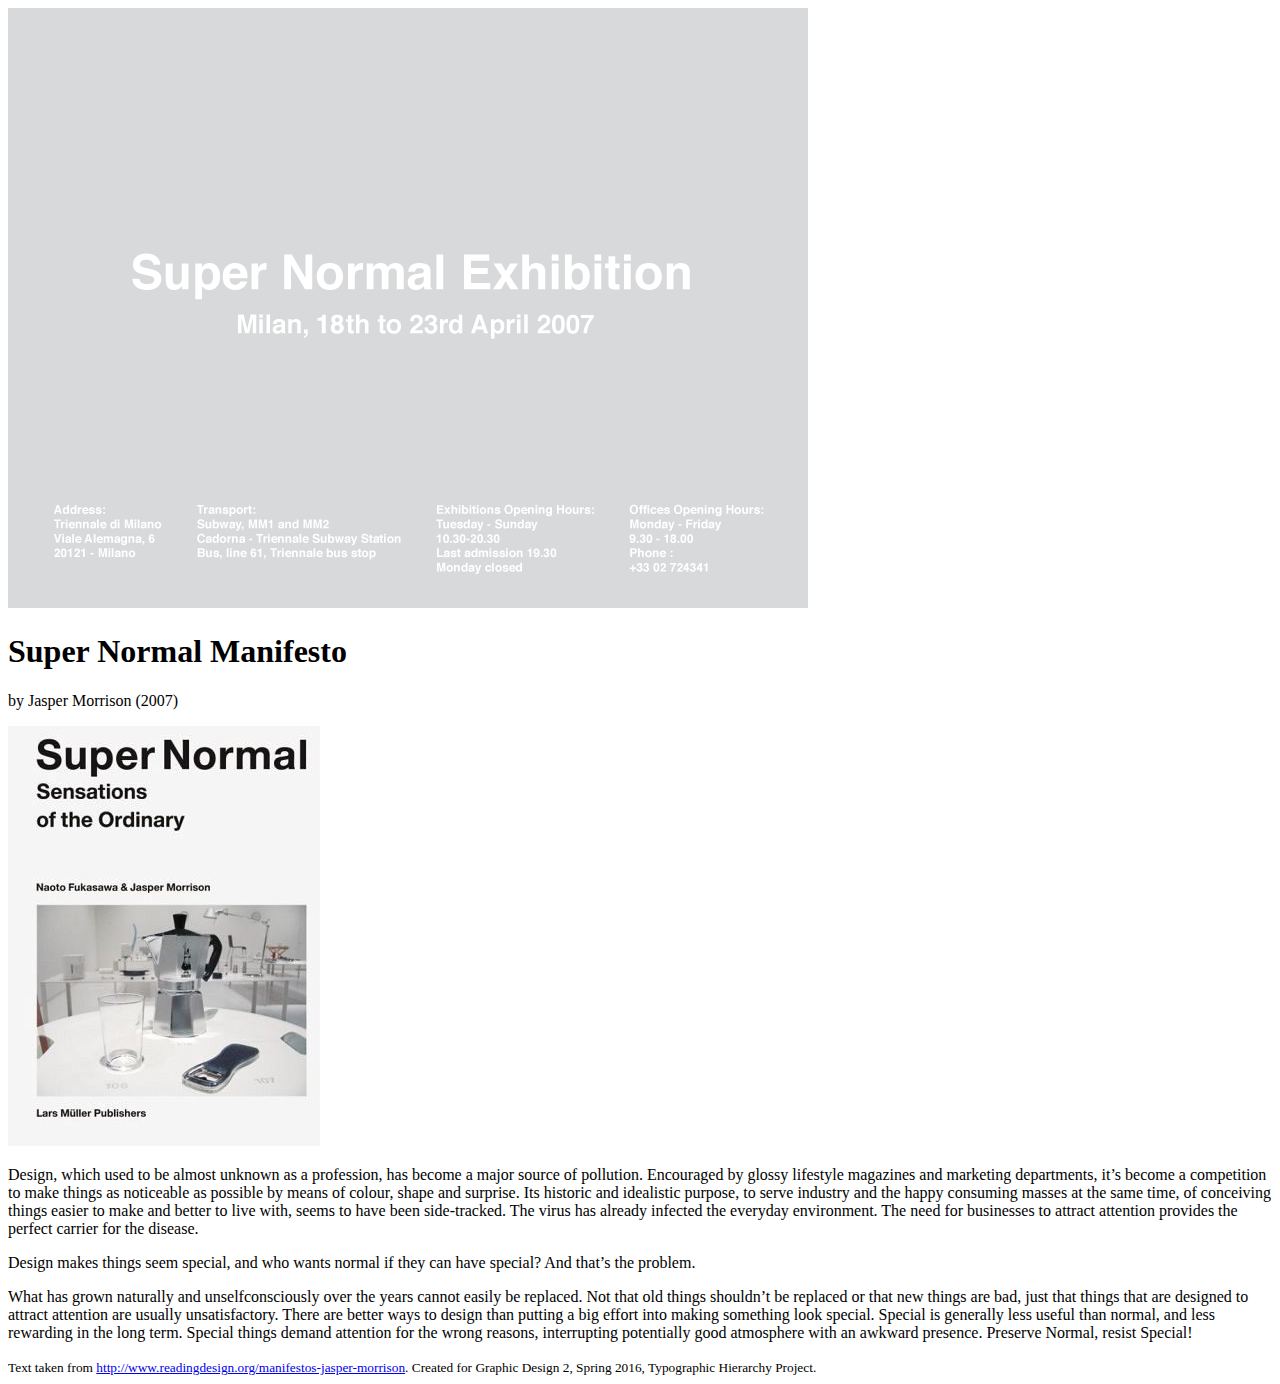
<file: simple-web-typesetting/floatdemo.html>
<!doctype html>
<html>

  <head>
    <meta charset="utf-8" />
    <meta name="viewport" content="width=device-width, initial-scale=1">

    <title>Learning Some Float Basics</title>

    <style>
      /* write your CSS here if you'd like */
    </style>
  </head>

  <body>

    <!-- http://www.readingdesign.org/manifestos-jasper-morrison -->
    <img src="img/super-normal-exhibition.gif" />
    <article>
      <header>
        <h1>Super Normal Manifesto</h1>
        <p>by Jasper Morrison (2007)</p>
      </header>

      <section>
        <img src="img/super-normal-cover.jpg" />
        <p>
          Design, which used to be almost unknown as a profession, has become a major source of pollution. Encouraged by glossy lifestyle magazines and marketing departments, it’s become a competition to make things as noticeable as possible by means of colour, shape and surprise. Its historic and idealistic purpose, to serve industry and the happy consuming masses at the same time, of conceiving things easier to make and better to live with, seems to have been side-tracked. The virus has already infected the everyday environment. The need for businesses to attract attention provides the perfect carrier for the disease.
        </p>
        <p>
          Design makes things seem special, and who wants normal if they can have special? And that’s the problem.
        </p>
        <p>
          What has grown naturally and unselfconsciously over the years cannot easily be replaced. Not that old things shouldn’t be replaced or that new things are bad, just that things that are designed to attract attention are usually unsatisfactory. There are better ways to design than putting a big effort into making something look special. Special is generally less useful than normal, and less rewarding in the long term. Special things demand attention for the wrong reasons, interrupting potentially good atmosphere with an awkward presence. Preserve Normal, resist Special!
        </p>
      </section>

      <footer>
        <small>Text taken from <a href="http://www.readingdesign.org/manifestos-jasper-morrison">http://www.readingdesign.org/manifestos-jasper-morrison</a>. Created for Graphic Design 2, Spring 2016, Typographic Hierarchy Project.</small>
      </footer>
    </article>

  </body>
</html>
</file>
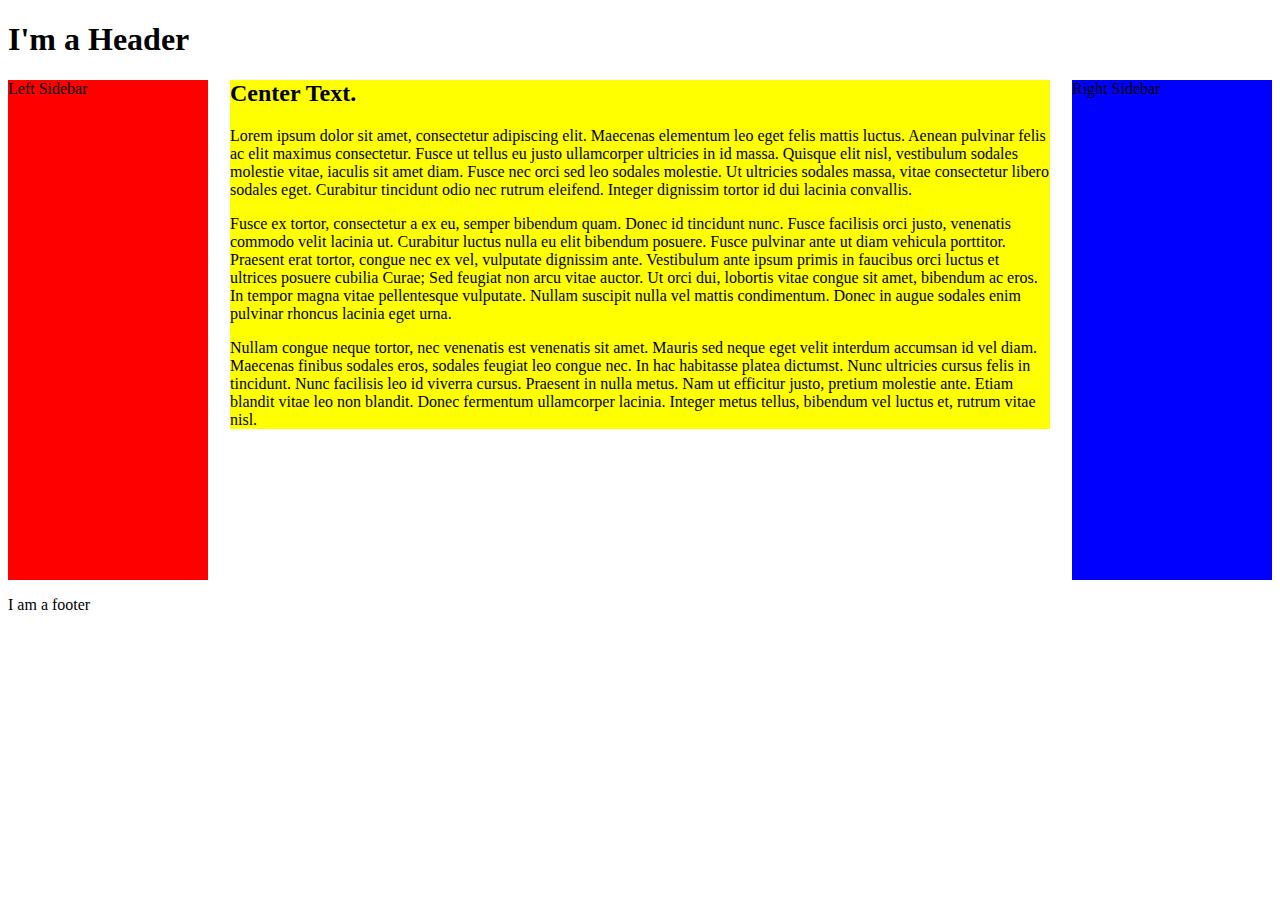
<file: simple-web-typesetting/floats.html>
<!doctype html>
<html>

  <head>
    <meta charset="utf-8" />
    <meta name="viewport" content="width=device-width, initial-scale=1">

    <title>Learning Some Float Basics</title>

    <style>
      /* write your CSS here if you'd like */
      .left {
        float: left;
        background: red;
        width: 200px;
        height: 500px;
      }
      .right {
        float: right;
        background: blue;
        width: 200px;
        height: 500px;
      }
      .center {
        background: yellow;
        margin-left: 222px;
        margin-right: 222px;
      }
      .clear {
        clear:both;
      }
    </style>
  </head>

  <body>

    <header>
      <h1>I'm a Header</h1>
    </header>

    <article>
      <aside class="left">Left Sidebar</aside>
      <aside class="right">Right Sidebar</aside>
      <section class="center">
        <h2>Center Text.</h2>
        <p>
          Lorem ipsum dolor sit amet, consectetur adipiscing elit. Maecenas elementum leo eget felis mattis luctus. Aenean pulvinar felis ac elit maximus consectetur. Fusce ut tellus eu justo ullamcorper ultricies in id massa. Quisque elit nisl, vestibulum sodales molestie vitae, iaculis sit amet diam. Fusce nec orci sed leo sodales molestie. Ut ultricies sodales massa, vitae consectetur libero sodales eget. Curabitur tincidunt odio nec rutrum eleifend. Integer dignissim tortor id dui lacinia convallis.
        </p>
        <p>
          Fusce ex tortor, consectetur a ex eu, semper bibendum quam. Donec id tincidunt nunc. Fusce facilisis orci justo, venenatis commodo velit lacinia ut. Curabitur luctus nulla eu elit bibendum posuere. Fusce pulvinar ante ut diam vehicula porttitor. Praesent erat tortor, congue nec ex vel, vulputate dignissim ante. Vestibulum ante ipsum primis in faucibus orci luctus et ultrices posuere cubilia Curae; Sed feugiat non arcu vitae auctor. Ut orci dui, lobortis vitae congue sit amet, bibendum ac eros. In tempor magna vitae pellentesque vulputate. Nullam suscipit nulla vel mattis condimentum. Donec in augue sodales enim pulvinar rhoncus lacinia eget urna.
        </p>
        <p>
          Nullam congue neque tortor, nec venenatis est venenatis sit amet. Mauris sed neque eget velit interdum accumsan id vel diam. Maecenas finibus sodales eros, sodales feugiat leo congue nec. In hac habitasse platea dictumst. Nunc ultricies cursus felis in tincidunt. Nunc facilisis leo id viverra cursus. Praesent in nulla metus. Nam ut efficitur justo, pretium molestie ante. Etiam blandit vitae leo non blandit. Donec fermentum ullamcorper lacinia. Integer metus tellus, bibendum vel luctus et, rutrum vitae nisl.
        </p>
      </section>
      <div class="clear"></div>
    </article>

    <footer>
      <p>I am a footer</p>
    </footer>

  </body>
</html>
</file>
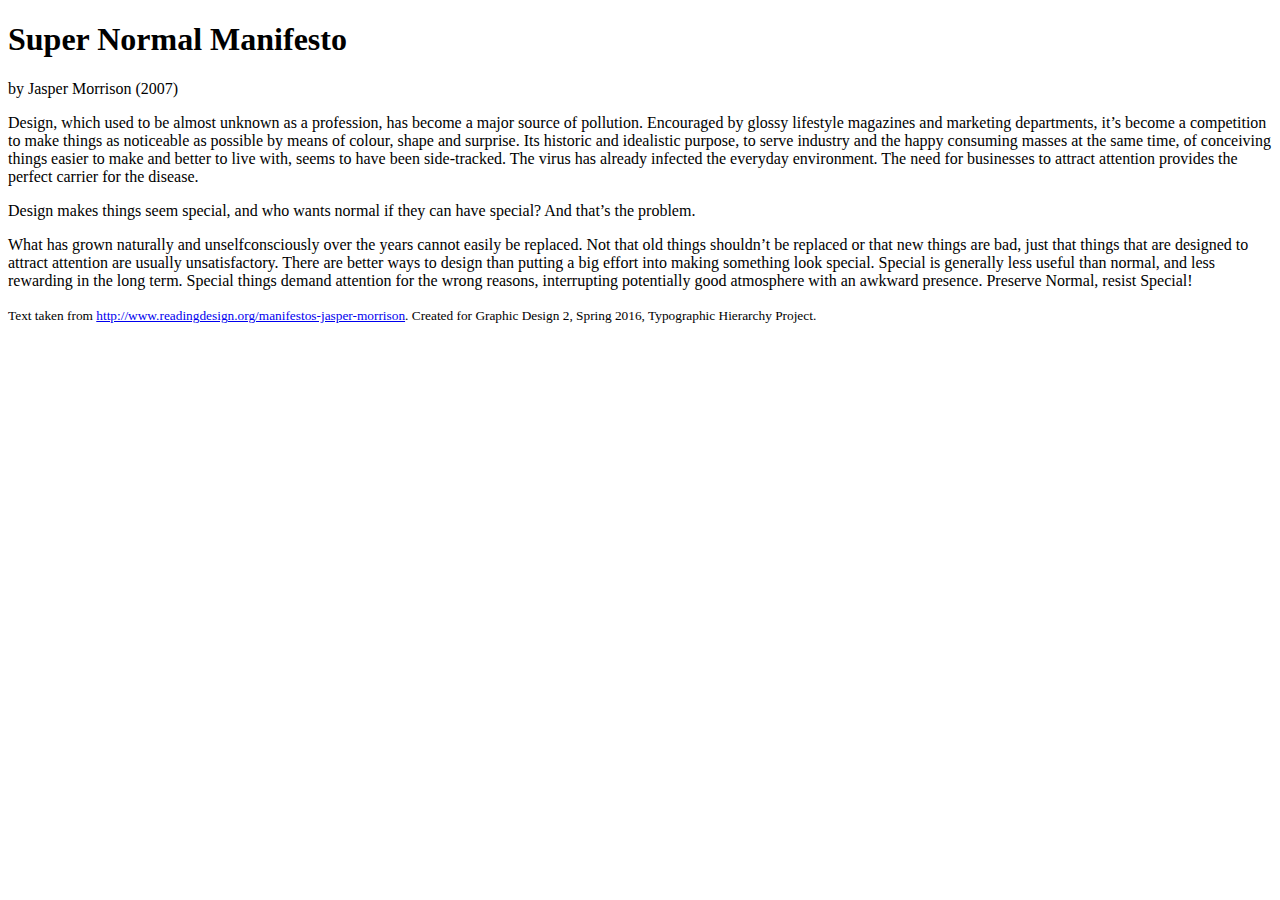
<file: simple-web-typesetting/typedemo.html>
<!doctype html>
<html>

  <head>
    <meta charset="utf-8" />
    <meta name="viewport" content="width=device-width, initial-scale=1">

    <title>@Font-Face Web Type Demo.</title>

    <style>
      /* write your CSS here if you'd like */
    </style>
  </head>

  <body>

    <!-- http://www.readingdesign.org/manifestos-jasper-morrison -->
    <article>
      <header>
        <h1>Super Normal Manifesto</h1>
        <p>by Jasper Morrison (2007)</p>
      </header>

      <section>
        <p>
          Design, which used to be almost unknown as a profession, has become a major source of pollution. Encouraged by glossy lifestyle magazines and marketing departments, it’s become a competition to make things as noticeable as possible by means of colour, shape and surprise. Its historic and idealistic purpose, to serve industry and the happy consuming masses at the same time, of conceiving things easier to make and better to live with, seems to have been side-tracked. The virus has already infected the everyday environment. The need for businesses to attract attention provides the perfect carrier for the disease.
        </p>
        <p>
          Design makes things seem special, and who wants normal if they can have special? And that’s the problem.
        </p>
        <p>
          What has grown naturally and unselfconsciously over the years cannot easily be replaced. Not that old things shouldn’t be replaced or that new things are bad, just that things that are designed to attract attention are usually unsatisfactory. There are better ways to design than putting a big effort into making something look special. Special is generally less useful than normal, and less rewarding in the long term. Special things demand attention for the wrong reasons, interrupting potentially good atmosphere with an awkward presence. Preserve Normal, resist Special!
        </p>
      </section>

      <footer>
        <small>Text taken from <a href="http://www.readingdesign.org/manifestos-jasper-morrison">http://www.readingdesign.org/manifestos-jasper-morrison</a>. Created for Graphic Design 2, Spring 2016, Typographic Hierarchy Project.</small>
      </footer>
    </article>

  </body>
</html>
</file>
<file: Jessies_Girl/percentages.css>
/** ******************************************** **/
/** ******************************************** **/
/** Design Students: Please Don't Edit this File **/
/** ******************************************** **/
/** ******************************************** **/

* {
  -webkit-box-sizing: border-box;
  -moz-box-sizing: border-box;
  box-sizing: border-box;
  margin: 0;
  padding: 0;
}



/** setup! **/
.block {
  float: left;
  position: relative;
  width: 100%;
}

.block::after {
  padding-top: 100%;
  display: block;
  content: '';
}

.block img {
  width: 100%;
  height: auto;
}

.three-quarter.block {
  width: 50%;
}

.two-third.block {
  width: calc(100% / 3 * 2);
}

.half.block {
  width: 50%;
}

.third.block {
  width: calc(100% / 3);
}

.quarter.block {
  width: 25%;
}

h1, h2, h3, h4, h5, h6, p {
  position: absolute;
  left: 50%;
  top: 50%;
  -webkit-transform: translate(-50%, -50%);
  -moz-transform: translate(-50%, -50%);
  transform: translate(-50%, -50%);
  text-align: center;
}
</file>
<file: simple-web-typesetting/editme.css>
/** ******************************************** **/
/** ******************************************** **/
/** *** Please Make Changes in this CSS file *** **/
/** ******************************************** **/
/** ******************************************** **/

@import url('https://fonts.googleapis.com/css?family=Source+Sans+Pro:200,300,300i,400,600,700');

body {
  font-family: 'Source Sans Pro', georgia, sans-serif;
  padding-bottom: 5em;
  font-size: 300
}

h1, h2, h3, h4, h5, h6 {
  font-family: 'Source Sans Pro', helvetica, arial, sans-serif;
}

h1 {
  font-size: 4em;
  font-weight: 200;
  margin-bottom: 1rem;
  line-height: 1;
  margin-top: 2em;
  
  
}

header p{
	font-style: italic;
	margin-top: -.5em;
}

article {
  
  max-width: 60em;
  margin-left: auto;
  margin-right: auto;
  font-weight: 400;
  line-height: 1.75;
  width:80%
  
}

article header {
   margin-top: 1rem;
   margin-bottom: 2rem;
   font-weight: 200;

}

article section {
  font-family: 'Source Sans Pro', helvetica, arial, sans-serif;
  font-size: 1.2em;
  font-weight: 400;
  margin-top: 0rem;


  
}

article section h2 {
  
  font-family: 'Source Sans Pro', helvetica, arial, sans-serif;
  font-weight: 200;
  font-size: 3em;
  margin-top: 1em;
  margin-bottom: -.25em;


}

blockquote {
	font-weight: 200;
	margin-top: 2px;
	width:70%;
	margin-left: auto;
    font-size: 1.1em;
    margin-right: auto;
    line-height: 1.75;
}

section blockquote {
	margin-top: 2px;
	width:70%;
	margin-left: auto; 
    font-size: 1em;
    margin-top: 1em;
    margin-right: auto;
    font-weight: 200;
    line-height: 1.75;
}

ul.topnav {
    list-style-type: none;
    margin: 0;
    padding: 0;
    overflow: hidden;
    background-color: #333;
}

ul.topnav li {float: left;}

ul.topnav li a {
    display: block;
    color: white;
    text-align: center;
    padding: 14px 16px;
    text-decoration: none;
}

ul.topnav li a:hover:not(.active) {background-color: #111;}

ul.topnav li a.active {background-color: #4CAF50;}

ul.topnav li.right {float: right;}

nav button.toggle {
        background: #333;
        border-radius: 2px;
        box-shadow: 0 3px 3px rgba(0,0,0,.2);
        display: block;
        height: 50px;
        margin: 5px;
        padding: 5px;
        width: 50px;
        border-radius: 50%;
        /**/
        position: fixed;
        z-index: 200;
    }

    nav button.toggle:focus,
    nav button.toggle:active {
      outline: 0;
    }
    nav button.toggle span {
        background: white;
        border-radius: 3px;
        display: block;
        height: 4px;
        margin: 3px;
    }

    nav button.toggle:active {
        background: #111;
        box-shadow: inset 0 3px 3px rgba(0,0,0,.2);
    }

    nav button.toggle:active span {
        background: lightgray;
	}
nav {
	position: fixed;
}
	

/** columns **/

[class*='col-'] {
	float: left;
	padding-left: .75em;
	padding-right: .75em;
}

.col-1,
.col-2,
.col-3,
.col-4,
.col-5,
.col-6,
.col-7,
.col-8,
.col-9,
.col-10,
.col-11,
.col-12 { width: 100%;}


body {
	margin: 0px;

}





/** media query **/



@media (min-width: 600px) {
	






	.col-1  { width: calc( 100% / 9 * 1 );}
	.col-2  { width: calc( 100% / 9 * 2 );}
	.col-3  { width: calc( 100% / 9 * 3 );}
	.col-4  { width: calc( 100% / 9 * 4 );}
	.col-5  { width: calc( 100% / 9 * 5 );}
	.col-6  { width: calc( 100% / 9 * 6 );}
	.col-7  { width: calc( 100% / 9 * 7 );}
	.col-8  { width: calc( 100% / 9 * 8 );}
	.col-9  { width: calc( 100% / 9 * 9 );}
	.col-10 { width: calc( 100% / 9 * 9 );}
	.col-11 { width: calc( 100% / 9 * 9 );}
	.col-12 { width: calc( 100% / 9 * 9 );}


	/** offsets **/

	.col-offset-1  { margin-left: calc( 100% / 9 * 1 );}
	.col-offset-2  { margin-left: calc( 100% / 9 * 2 );}
	.col-offset-3  { margin-left: calc( 100% / 9 * 3 );}
	.col-offset-4  { margin-left: calc( 100% / 9 * 4 );}
	.col-offset-5  { margin-left: calc( 100% / 9 * 5 );}
	.col-offset-6  { margin-left: calc( 100% / 9 * 6 );}
	.col-offset-7  { margin-left: calc( 100% / 9 * 7 );}
	.col-offset-8  { margin-left: calc( 100% / 9 * 8 );}
	.col-offset-9  { margin-left: calc( 100% / 9 * 9 );}
	.col-offset-10 { margin-left: calc( 100% / 9 * 9 );}
	.col-offset-11 { margin-left: calc( 100% / 9 * 9 );}
	.col-offset-12 { margin-left: calc( 100% / 9 * 9 );}
	


	.row {
		margin-left: -.75em;
		margin-right: -.75em;
	}

	.cf::after,
	.clearfix.after,
	.row::after {
		content: ' ' ;
		display: table;
		clear:both;
	}	
	
	article {

	margin-left: auto;
	margin-right: auto;
	width: 90%;

	}
}



@media (min-width: 900px) {


	.col-1  { width: calc( 100% / 12 * 1 );}
	.col-2  { width: calc( 100% / 12 * 2 );}
	.col-3  { width: calc( 100% / 12 * 3 );}
	.col-4  { width: calc( 100% / 12 * 4 );}
	.col-5  { width: calc( 100% / 12 * 5 );}
	.col-6  { width: calc( 100% / 12 * 6 );}
	.col-7  { width: calc( 100% / 12 * 7 );}
	.col-8  { width: calc( 100% / 12 * 8 );}
	.col-9  { width: calc( 100% / 12 * 9 );}
	.col-10 { width: calc( 100% / 12 * 10 );}
	.col-11 { width: calc( 100% / 12 * 11 );}
	.col-12 { width: calc( 100% / 12 * 12 );}


	/** offsets **/

	.col-offset-1  { margin-left: calc( 100% / 12 * 1 );}
	.col-offset-2  { margin-left: calc( 100% / 12 * 2 );}
	.col-offset-3  { margin-left: calc( 100% / 12 * 3 );}
	.col-offset-4  { margin-left: calc( 100% / 12 * 4 );}
	.col-offset-5  { margin-left: calc( 100% / 12 * 5 );}
	.col-offset-6  { margin-left: calc( 100% / 12 * 6 );}
	.col-offset-7  { margin-left: calc( 100% / 12 * 7 );}
	.col-offset-8  { margin-left: calc( 100% / 12 * 8 );}
	.col-offset-9  { margin-left: calc( 100% / 12 * 9 );}
	.col-offset-10 { margin-left: calc( 100% / 12 * 10 );}
	.col-offset-11 { margin-left: calc( 100% / 12 * 11 );}
	.col-offset-12 { margin-left: calc( 100% / 12 * 12 );}

	ul {
    list-style-type: none;
    margin: 0;
    padding: auto;
    overflow: hidden;
    background-color: #333;
    position: fixed;
    top: 0;
    width: 100%;
    font-family: 'Source Sans Pro', helvetica, arial, sans-serif;
    font-weight:200;
    
	}

	li {
	    float: left;
	}

	li a {
	    display: block;
	    color: white;
	    text-align: center;
	    padding: 14px 16px;
	    text-decoration: none;

	}

	li a:hover {
	    background-color: #111;
	}

	nav button.toggle { display: none; }
}
</file>
<file: portfolio/basics.css>
/** write your styles in this sheet. **/

* {
  -webkit-box-sizing: inherit;
  -moz-box-sizing: inherit;
  box-sizing: inherit;
}

html {
  -webkit-box-sizing: border-box;
  -moz-box-sizing: border-box;
  box-sizing: border-box;
}

.topnav {
    background-color: lightcyan;
    overflow: hidden;
    position: ;
    margin-left: 20em;




}

.topnav a {
    float: left;
    display: block;
    color: black;
    text-align: center;
    padding: 14px 16px;
    text-decoration: none;
    font-size: 17px;

}


.topnav a:hover {
    background-color: cyan;
    color: darkgrey;
}


.topnav a.active {
    background-color: lightcyan;
    color: white;
}



body {
  background: whitesmoke;
  color: black;
  /**/
  font-family: Helvetica, Arial, sans-serif;
  overflow: auto;

  
}

header {
  background-color:lightcyan;
  position:relative;
  text-align: center;

  
}

#mainheader {
	 
	 margin-bottom: -150px;
}

#behance-magix {
	padding-top: 130px;
  background-color: whitesmoke;
}



.title{
  position:absolute;
  top:50%;
  font-size: 2.5em;
}

main {
  font-weight: 400;
  background-color: whitesmoke;
  padding-top: 50px;
  text-align: center;
}

.bio {
  text-align: left;
  margin-top: 8em;
}

p {
  padding-top: 40px;
  text-align: center;
  padding-left: 30px;
  font-size: 25px;
  letter-spacing: .05em;
  line-height: 1.5em;
  

}



footer {
  padding-top: 100px;

}

.intro {
  padding-bottom: 5em;
  padding-top: 4em;
  max-width: 65%;
    margin-right: auto;
    margin-left: auto;
}

.portait {
  margin-right: auto;
  margin-left: 3em;
  margin-top: 3em;
}

.waterimage {
  position: absolute;
  background-repeat: no-repeat;
  opacity: .3;

}



.hexagon {
  position: relative;
  width: 300px; 
  height: 173.21px;
  margin: 86.60px 0;
  background-image: url(me.jpg);
  background-size: auto 346.4102px;
  background-position: center;
  left: 0;
  box-shadow: 0 0 20px rgba(0,0,0,0.6);

}

.hexTop,
.hexBottom {
  position: absolute;
  z-index: 1;
  width: 212.13px;
  height: 212.13px;
  overflow: hidden;
  -webkit-transform: scaleY(0.5774) rotate(-45deg);
  -ms-transform: scaleY(0.5774) rotate(-45deg);
  transform: scaleY(0.5774) rotate(-45deg);
  background: inherit;
  left: 43.93px;
  box-shadow: 0 0 20px rgba(0,0,0,0.6);
}

/*counter transform the bg image on the caps*/
.hexTop:after,
.hexBottom:after {
  content: "";
  position: absolute;
  width: 300.0000px;
  height: 173.20508075688775px;
  -webkit-transform:  rotate(45deg) scaleY(1.7321) translateY(-86.6025px);
  -ms-transform:      rotate(45deg) scaleY(1.7321) translateY(-86.6025px);
  transform:          rotate(45deg) scaleY(1.7321) translateY(-86.6025px);
  -webkit-transform-origin: 0 0;
  -ms-transform-origin: 0 0;
  transform-origin: 0 0;
  background: inherit;
  left:0;
  
}

.hexTop {
  top: -106.0660px;
}

.hexTop:after {
  background-position: center top;

}

.hexBottom {
  bottom: -106.0660px;
  
}

.hexBottom:after {
  background-position: center bottom;
}

.hexagon:after {
  content: "";
  position: absolute;
  top: 0.0000px;
  left: 0;
  width: 300.0000px;
  height: 173.2051px;
  z-index: 2;
  background: inherit;
}

/*** project overlay ***/
.project-page {
  position: fixed;
  top:0;
  right:0;
  bottom:0;
  left:0;
  z-index: 9999999999;
  background-color: whitesmoke;
  padding: 3em;
  overflow-y: auto;
  -webkit-overflow-scrolling: touch;


}
.project-page * {
  margin-left: auto;
  margin-right:auto;
  text-align: center;
  width: 100%;
  margin-top: 1em; 
  background-color: whitesmoke;

}
.project-page .container {
  max-width: 150em;

}


.project-cards{
	padding-top: 70px;
}
.project-page button.close {
  position: fixed;
  width: 50px; 
  height: 28.87px;
  background-color: #16a6b6;
  margin: 14.50px 0;
  border: 0;

}

.project-page button.close:before,
.project-page button.close:after {
  content: "";
  position: absolute;
  width: 0;
  border-left: 25px solid transparent;
  border-right: 25px solid transparent;
  left:0;
}

.project-page button.close:before {
  bottom: 100%;
  border-bottom: 14.43px solid #16a6b6;
}

.project-page button.close:after {
  top: 100%;
  width: 0;
  border-top: 14.43px solid #16a6b6;
}
/* easy class to add to <ul>s to get rid of listy stuff */
.list-reset {
  list-style: none;
  margin:0;
  padding: 0;
}

/* try to keep body from scrolling in the background */
.stop-scrolling {
  height: 100%;
  overflow: hidden;
  position: relative;
}

img {


  
}
</file>
<file: portfolio/hexcode/screen.css>
@charset "UTF-8";
* {
    margin: 0;
    padding: 0;
}

@import url('link href="https://fonts.googleapis.com/css?family=Quicksand:300,400,500,700" rel="stylesheet');







body {
    text-align: left;
}

html,
body,
button,
input,
select,
textarea {
    font-size: 18px;
    word-spacing: 1px;
    line-height: 26px;
    font-family: "Quicksand", "Helvetica Neue", "Helvetica", "Arial", sans-serif;
    font-weight: 300;
    text-transform: none;
    letter-spacing: 0;
    color: #6b6b6b;
    -webkit-tap-highlight-color: transparent;
    -webkit-font-smoothing: antialiased;
}



.grid-1,
.grid-2,
.grid-3,
.grid-4,
.grid-5,
.grid-6,
.grid-7,
.grid-8,
.grid-9,
.grid-10,
.grid-11,
.grid-12,
.grid-13,
.grid-14,
.grid-15,
.grid-16 {
    float: left;
    display: inline;
    margin-left: 10px;
    margin-right: 10px;
    position: relative;
    max-width: 100%;
}

.grid-1.alpha,
.grid-2.alpha,
.grid-3.alpha,
.grid-4.alpha,
.grid-5.alpha,
.grid-6.alpha,
.grid-7.alpha,
.grid-8.alpha,
.grid-9.alpha,
.grid-10.alpha,
.grid-11.alpha,
.grid-12.alpha,
.grid-13.alpha,
.grid-14.alpha,
.grid-15.alpha,
.grid-16.alpha {
    margin-left: 0;
}

.grid-1.omega,
.grid-2.omega,
.grid-3.omega,
.grid-4.omega,
.grid-5.omega,
.grid-6.omega,
.grid-7.omega,
.grid-8.omega,
.grid-9.omega,
.grid-10.omega,
.grid-11.omega,
.grid-12.omega,
.grid-13.omega,
.grid-14.omega,
.grid-15.omega,
.grid-16.omega {
    margin-right: 0;
}

.grid-1.center,
.grid-2.center,
.grid-3.center,
.grid-4.center,
.grid-5.center,
.grid-6.center,
.grid-7.center,
.grid-8.center,
.grid-9.center,
.grid-10.center,
.grid-11.center,
.grid-12.center,
.grid-13.center,
.grid-14.center,
.grid-15.center,
.grid-16.center {
    float: none;
    display: block;
    margin-left: auto;
    margin-right: auto;
}

.container {
    width: 1120px;
}

.grid-1 {
    width: 50px;
}

.grid-1.large {
    width: 62.5px;
}

.grid-2 {
    width: 120px;
}

.grid-2.large {
    width: 150px;
}

.grid-3 {
    width: 190px;
}

.grid-3.large {
    width: 237.5px;
}

.grid-4 {
    width: 260px;
}

.grid-4.large {
    width: 325px;
}

.grid-5 {
    width: 330px;
}

.grid-5.large {
    width: 412.5px;
}

.grid-6 {
    width: 400px;
}

.grid-6.large {
    width: 500px;
}

.grid-7 {
    width: 470px;
}

.grid-7.large {
    width: 587.5px;
}

.grid-8 {
    width: 540px;
}

.grid-8.large {
    width: 675px;
}

.grid-9 {
    width: 610px;
}

.grid-9.large {
    width: 762.5px;
}

.grid-10 {
    width: 680px;
}

.grid-10.large {
    width: 850px;
}

.grid-11 {
    width: 750px;
}

.grid-11.large {
    width: 937.5px;
}

.grid-12 {
    width: 820px;
}

.grid-12.large {
    width: 1025px;
}

.grid-13 {
    width: 890px;
}

.grid-13.large {
    width: 1112.5px;
}

.grid-14 {
    width: 960px;
}

.grid-14.large {
    width: 1200px;
}

.grid-15 {
    width: 1030px;
}

.grid-15.large {
    width: 1287.5px;
}

.grid-16 {
    width: 1100px;
}

.grid-16.large {
    width: 1375px;
}

#wrap,
.wrap {
    padding: 20px 0;
}

.vertical-center {
    display: inline-block;
    vertical-align: middle;
    *vertical-align: auto;
    *zoom: 1;
    *display: inline;
    height: 100%;
    z-index: -1;
    position: relative;
    vertical-align: middle;
}



.pseudo-link,
a {
    -moz-transition: all 275ms;
    -o-transition: all 275ms;
    -webkit-transition: all 275ms;
    transition: all 275ms;
    cursor: pointer;
    text-decoration: none;
    color: #181818;

    
}

.pseudo-link:hover,
.pseudo-link:focus,
.pseudo-link:active,
.pseudo-link.active,
a:hover,
a:focus,
a:active,
a.active {
    color: #16a6b6;
}



h1,
.h1,
h3,
.h3,
h4,
.h4,
h5,
.h5,
h6,
.h6 {
    font-family: "Quicksand", sans-serif;
    font-weight: 400;
    text-transform: ;
    letter-spacing: 3px;
    font-size: 30px;
    padding-top: 3em;
    padding-bottom: 2em;
    
    

}



h1,
.h1 {

    position:relative;
    text-align: center;
    line-height: 1.5em;
    margin-right: auto;
    margin-left: auto;
 

}

h2,
.h2 {
    font-family: "Quicksand", sans-serif;
    font-weight: 300;
    text-transform: ;
    letter-spacing: 3px;
    font-size: 1em;
    padding-top: .1em;
    text-align: center;
    line-height: 30px;
    margin-right: 5em; 
    margin-left: 5em;
    padding-bottom:initial;

    

}


.list-hex-grid {
    margin-top: 55px;
    margin-bottom: 55px;
    font-size: 0px;
    word-spacing: 1px;
    word-spacing: 0;
}

.list-hex-grid.with-labels {
    margin-bottom: 200px;
}

.list-hex-grid img {
    display: inline-block;
    vertical-align: middle;
    *vertical-align: auto;
    *zoom: 1;
    *display: inline;
    vertical-align: top;
}

.list-hex-grid div.hex {
    font-size: 16px;
    display: inline-block;
    vertical-align: middle;
    *vertical-align: auto;
    *zoom: 1;
    *display: inline;
    margin-top: 37px;
    margin-bottom: 37px;
    float: none;
    position: relative;
    z-index: 10;
}

.list-hex-grid div.hex>a,
.list-hex-grid div.hex>div {
    height: 110px;
    line-height: 220px;
}

.no-csstransforms .list-hex-grid div.hex .inner {
    top: -55px;
    left: auto;
}

.list-hex-grid div.hex .hex-1:before,
.list-hex-grid div.hex .hex-2:before {
    height: 220px;
    width: 220px;
}

.list-hex-grid div.hex .hex-1:before {
    -moz-transform: rotate(-60deg) translate(-110px, 0);
    -ms-transform: rotate(-60deg) translate(-110px, 0);
    -webkit-transform: rotate(-60deg) translate(-110px, 0);
    transform: rotate(-60deg) translate(-110px, 0);
}

.list-hex-grid div.hex .hex-2:before {
    -moz-transform: rotate(60deg) translate(40px, 40px);
    -ms-transform: rotate(60deg) translate(40px, 40px);
    -webkit-transform: rotate(60deg) translate(40px, 40px);
    transform: rotate(60deg) translate(40px, 40px);
}

.list-hex-grid div.hex>a,
.list-hex-grid div.hex>div {
    font-size: 18px;
    word-spacing: 1px;
    -moz-transition: none 1s;
    -o-transition: none 1s;
    -webkit-transition: none 1s;
    transition: none 1s;
    background-color: #F5F5F5;
    background-repeat: no-repeat;
    background-position: 50% 50%;
    -moz-background-size: auto 220px;
    -o-background-size: auto 220px;
    -webkit-background-size: auto 220px;
    background-size: auto 220px;
    text-align: center;
    display: block;
    border: none;
    color: #fff;
    -webkit-backface-visibility: hidden;
}

.list-hex-grid div.hex p {
    color: #fff;
    font-size: 16px;
}

.list-hex-grid div.hex .inner {
    display: inline-block;
    vertical-align: middle;
    *vertical-align: auto;
    *zoom: 1;
    *display: inline;
    white-space: normal;
    z-index: 20;
    position: absolute;
    top: 50%;
    left: 50%;
    transform: translate(-50%, -50%);
    width: 80%;
    color: #fff!important;
    font-family: "Quicksand", sans-serif;
    font-weight: 300;
    text-transform: uppercase;
    letter-spacing: 3px;
    line-height: 22px;
}

.no-csstransforms .list-hex-grid div.hex .inner {
    position: relative;
}

.list-hex-grid div.hex .inner img {
    display: inline-block;
    vertical-align: middle;
    *vertical-align: auto;
    *zoom: 1;
    *display: inline;
}

.list-hex-grid div.hex .hex-1,
.list-hex-grid div.hex .hex-2 {
    position: absolute;
    height: 100%;
    width: 100%;
    z-index: -2;
    top: 0;
    left: 0;
    overflow: hidden;
    background: inherit;
    -webkit-backface-visibility: hidden;
}

.list-hex-grid div.hex .hex-1:before,
.list-hex-grid div.hex .hex-1 .after,
.list-hex-grid div.hex .hex-2:before,
.list-hex-grid div.hex .hex-2 .after {
    z-index: -1;
}

.list-hex-grid div.hex .hex-1:before,
.list-hex-grid div.hex .hex-2:before {
    content: '';
    position: absolute;
    background: inherit;
    left: 0;
    background: inherit;
}

.list-hex-grid div.hex .hex-1 {
    z-index: -1;
    -moz-transform: rotate(60deg);
    -ms-transform: rotate(60deg);
    -webkit-transform: rotate(60deg);
    transform: rotate(60deg);
}

.list-hex-grid div.hex .hex-1:before {
    -moz-transform-origin: 0 0;
    -ms-transform-origin: 0 0;
    -webkit-transform-origin: 0 0;
    transform-origin: 0 0;
}

.list-hex-grid div.hex .hex-2 {
    -moz-transform: rotate(-60deg);
    -ms-transform: rotate(-60deg);
    -webkit-transform: rotate(-60deg);
    transform: rotate(-60deg);
}

.list-hex-grid div.hex .hex-2:before {
    bottom: 0;
}

.list-hex-grid div.hex .after {
    -moz-transition: none 1s;
    -o-transition: none 1s;
    -webkit-transition: none 1s;
    transition: none 1s;
    position: absolute;
    top: 0;
    left: 0;
    width: 100%;
    height: 100%;
    z-index: 15;
    background: #F5DBEA;
}

.list-hex-grid div.hex.primary>a,
.list-hex-grid div.hex.primary>div {
    background-color: #16a6b6;
}

.list-hex-grid div.hex.primary .after {
    background-color: #16a6b6;
    border-color: #16a6b6;
}

.list-hex-grid div.hex.secondary>a,
.list-hex-grid div.hex.secondary>div {
    background-color: #ee6557;
}

.list-hex-grid div.hex.secondary .after {
    background-color: #DFA8CD;
    border-color: #ee6557;
}

.list-hex-grid div.hex.tertiary>a,
.list-hex-grid div.hex.tertiary>div {
    background-color: #b3b3b3;
}

.list-hex-grid div.hex.tertiary .after {
    background-color: #b3b3b3;
    border-color: #b3b3b3;
}

.list-hex-grid div.hex.quaternary>a,
.list-hex-grid div.hex.quaternary>div {
    background-color: #fff;
}

.list-hex-grid div.hex.quaternary .after {
    background-color: #fff;
    border-color: #fff;
}

.list-hex-grid div.hex.plain-bg>a,
.list-hex-grid div.hex.plain-bg>div {
    background-color: #fff;
    border-color: #fff;
}

.list-hex-grid div.hex.invert .after,
.list-hex-grid div.hex.invert .inner {
    filter: progid: DXImageTransform.Microsoft.Alpha(Opacity=0);
    opacity: 0;
    -moz-transition: none 1s;
    -o-transition: none 1s;
    -webkit-transition: none 1s;
    transition: none 1s;
}

.list-hex-grid div.hex.inline-bg img {
    position: absolute;
    top: 0;
    left: 0;
    max-height: 100%;
}

.list-hex-grid div.hex.full-img img {
    max-height: 140%;
    width: auto;
}

.list-hex-grid hr {
    background-color: #fff;
}

.list-hex-grid h3 {
    color: #fff;
}

.list-hex-grid h3.flex {
    font-size: 1.25em;
    line-height: 1.375em;
}

.list-hex-grid h6.below {
    position: absolute;
    width: 100%;
    margin-top: 0;
    bottom: -84px;
}

.list-hex-grid .h1.large {
    font-size: 2em;
    line-height: 1.4;
}

.list-hex-grid.large div.hex {
    margin-top: 37px;
    margin-bottom: 37px;
    margin-top: 47px;
    margin-bottom: 47px;
}

.list-hex-grid.large div.hex>a,
.list-hex-grid.large div.hex>div {
    height: 150px;
    line-height: 300px;
}

.no-csstransforms .list-hex-grid.large div.hex .inner {
    top: -75px;
    left: auto;
}

.list-hex-grid.large div.hex .hex-1:before,
.list-hex-grid.large div.hex .hex-2:before {
    height: 300px;
    width: 300px;
}

.list-hex-grid.large div.hex .hex-1:before {
    -moz-transform: rotate(-60deg) translate(-150px, 0);
    -ms-transform: rotate(-60deg) translate(-150px, 0);
    -webkit-transform: rotate(-60deg) translate(-150px, 0);
    transform: rotate(-60deg) translate(-150px, 0);
}

.list-hex-grid.large div.hex .hex-2:before {
    -moz-transform: rotate(60deg) translate(55px, 55px);
    -ms-transform: rotate(60deg) translate(55px, 55px);
    -webkit-transform: rotate(60deg) translate(55px, 55px);
    transform: rotate(60deg) translate(55px, 55px);
}

.list-hex-grid.large div.hex>a,
.list-hex-grid.large div.hex>div {
    -moz-background-size: auto 300px;
    -o-background-size: auto 300px;
    -webkit-background-size: auto 300px;
    background-size: auto 300px;
}

.list-hex-grid.mid div.hex {
    margin-top: 37px;
    margin-bottom: 37px;
    width: 220px;
    margin-top: 40px;
    margin-bottom: 40px;
}

.list-hex-grid.mid div.hex>a,
.list-hex-grid.mid div.hex>div {
    height: 127px;
    line-height: 254px;
}

.no-csstransforms .list-hex-grid.mid div.hex .inner {
    top: -63.5px;
    left: auto;
}

.list-hex-grid.mid div.hex .hex-1:before,
.list-hex-grid.mid div.hex .hex-2:before {
    height: 254px;
    width: 254px;
}

.list-hex-grid.mid div.hex .hex-1:before {
    -moz-transform: rotate(-60deg) translate(-127px, 0);
    -ms-transform: rotate(-60deg) translate(-127px, 0);
    -webkit-transform: rotate(-60deg) translate(-127px, 0);
    transform: rotate(-60deg) translate(-127px, 0);
}

.list-hex-grid.mid div.hex .hex-2:before {
    -moz-transform: rotate(60deg) translate(47px, 47px);
    -ms-transform: rotate(60deg) translate(47px, 47px);
    -webkit-transform: rotate(60deg) translate(47px, 47px);
    transform: rotate(60deg) translate(47px, 47px);
}

.list-hex-grid.mid div.hex>a,
.list-hex-grid.mid div.hex>div {
    -moz-background-size: auto 260px;
    -o-background-size: auto 260px;
    -webkit-background-size: auto 260px;
    background-size: auto 260px;
}

.list-hex-grid.modal-active div.hex>a,
.list-hex-grid.modal-active div.hex>div {
    -webkit-backface-visibility: visible;
}

.list-hex-grid.modal-active div.hex>a .hex-1,
.list-hex-grid.modal-active div.hex>a .hex-2,
.list-hex-grid.modal-active div.hex>div .hex-1,
.list-hex-grid.modal-active div.hex>div .hex-2 {
    -webkit-backface-visibility: visible;
}

.no-csstransforms .list-hex-grid>br {
    display: none!important;
}

.no-csstransforms .list-hex-grid div.hex {
    margin-top: 10px;
    margin-bottom: 10px;
}

.no-csstransforms .list-hex-grid div.hex .hex-1,
.no-csstransforms .list-hex-grid div.hex .hex-2,
.no-csstransforms .list-hex-grid div.hex .hex-1:before,
.no-csstransforms .list-hex-grid div.hex .hex-2:before {
    display: none!important;
}

.no-csstransforms .list-hex-grid div.hex>a,
.no-csstransforms .list-hex-grid div.hex>div {
    padding: 50px 0;
}

.no-csstransforms .list-hex-grid div.hex.inline-bg {
    overflow: hidden;
}

.no-csstransforms .list-hex-grid div.hex.inline-bg>a,
.no-csstransforms .list-hex-grid div.hex.inline-bg>div {
    overflow: hidden;
}

.no-csstransforms .list-hex-grid div.hex.inline-bg img {
    top: 9%;
    left: 12%;
    max-width: 75%;
}




.player-hex {
    margin-top: -35px!important;
}

.button-list .button,
.button-list button {
    margin: 1em 10px 0;
}

.button-list .button:first-child,
.button-list button:first-child {
    margin-left: 0;
    text-align: center;
}

.button-list .button:last-child,
.button-list button:last-child {
    margin-right: 0;
}

#stickynav {
    
    text-align: center;
    letter-spacing: 2px;
    height:80px;
    vertical-align: center;
    background-color: lightcyan;
    width: 100%;
    padding-top: 20px;
    line-height: 30px;

}

#stickynav a {
    
    padding-bottom: 5px;
    padding-left: 1em;
    padding-right: 1em;
    
}

#stickynav a:hover,
#stickynav a:active,
#stickynav a:focus {
    
}

#stickynav a.active {
    color: #ee6557;
    
}

#stickynav p {
    display: line;
    width: 120px;
    margin: 0 10px;
}

#stickynav p.alpha {
    margin-left: 0;
}

#stickynav p.omega {
    margin-right: 0;
}

.navbar-fixed {
  position: fixed;
  top: -($nav-height);
  z-index: 1000;
}

@media screen and (max-width: 1016px) {
    html body .mq-wide,
    html body .mq-mid,
    html body .mq-mobile,
    html body .mq-wide-i-block,
    html body .mq-mid-i-block,
    html body .mq-mobile-i-block {
        display: none!important;
    }
    html body .mq-small {
        display: block!important;
    }
    html body .mq-small-i-block {
        display: inline-block!important;
        *display: inline!important;
    }
    .container {
        width: 984px;
    }
    .grid-1 {
        width: 41.5px;
    }
    .grid-1.large {
        width: 51.875px;
    }
    .grid-2 {
        width: 103px;
    }
    .grid-2.large {
        width: 128.75px;
    }
    .grid-3 {
        width: 164.5px;
    }
    .grid-3.large {
        width: 205.625px;
    }
    .grid-4 {
        width: 226px;
    }
    .grid-4.large {
        width: 282.5px;
    }
    .grid-5 {
        width: 287.5px;
    }
    .grid-5.large {
        width: 359.375px;
    }
    .grid-6 {
        width: 349px;
    }
    .grid-6.large {
        width: 436.25px;
    }
    .grid-7 {
        width: 410.5px;
    }
    .grid-7.large {
        width: 513.125px;
    }
    .grid-8 {
        width: 472px;
    }
    .grid-8.large {
        width: 590px;
    }
    .grid-9 {
        width: 533.5px;
    }
    .grid-9.large {
        width: 666.875px;
    }
    .grid-10 {
        width: 595px;
    }
    .grid-10.large {
        width: 743.75px;
    }
    .grid-11 {
        width: 656.5px;
    }
    .grid-11.large {
        width: 820.625px;
    }
    .grid-12 {
        width: 718px;
    }
    .grid-12.large {
        width: 897.5px;
    }
    .grid-13 {
        width: 779.5px;
    }
    .grid-13.large {
        width: 974.375px;
    }
    .grid-14 {
        width: 841px;
    }
    .grid-14.large {
        width: 1051.25px;
    }
    .grid-15 {
        width: 902.5px;
    }
    .grid-15.large {
        width: 1128.125px;
    }
    .grid-16 {
        width: 964px;
    }
    .grid-16.large {
        width: 1205px;
    }
    .container {
        width: 840px;
    }
    #nav p {
        width: 87px;
    }
    #nav p.logo {
        width: 100px;
    }
    .list-hex-grid.large div.hex,
    .list-hex-grid div.hex {
        margin-top: 37px;
        margin-bottom: 37px;
        width: 190px;
        margin-top: 37px;
        margin-bottom: 37px;
    }
    .list-hex-grid.large div.hex>a,
    .list-hex-grid.large div.hex>div,
    .list-hex-grid div.hex>a,
    .list-hex-grid div.hex>div {
        height: 110px;
        line-height: 220px;
    }
    .no-csstransforms .list-hex-grid.large div.hex .inner,
    .no-csstransforms .list-hex-grid div.hex .inner {
        top: -55px;
        left: auto;
    }
    .list-hex-grid.large div.hex .hex-1:before,
    .list-hex-grid.large div.hex .hex-2:before,
    .list-hex-grid div.hex .hex-1:before,
    .list-hex-grid div.hex .hex-2:before {
        height: 220px;
        width: 220px;
    }
    .list-hex-grid.large div.hex .hex-1:before,
    .list-hex-grid div.hex .hex-1:before {
        -moz-transform: rotate(-60deg) translate(-110px, 0);
        -ms-transform: rotate(-60deg) translate(-110px, 0);
        -webkit-transform: rotate(-60deg) translate(-110px, 0);
        transform: rotate(-60deg) translate(-110px, 0);
    }
    .list-hex-grid.large div.hex .hex-2:before,
    .list-hex-grid div.hex .hex-2:before {
        -moz-transform: rotate(60deg) translate(40px, 40px);
        -ms-transform: rotate(60deg) translate(40px, 40px);
        -webkit-transform: rotate(60deg) translate(40px, 40px);
        transform: rotate(60deg) translate(40px, 40px);
    }
    .list-hex-grid.large div.hex>a,
    .list-hex-grid.large div.hex>div,
    .list-hex-grid div.hex>a,
    .list-hex-grid div.hex>div {
        font-size: 12px;
        -moz-background-size: auto 220px;
        -o-background-size: auto 220px;
        -webkit-background-size: auto 220px;
        background-size: auto 220px;
    }
    .list-hex-grid.small div.hex {
        margin-top: 37px;
        margin-bottom: 37px;
        width: 148px;
        margin-top: 33px;
        margin-bottom: 33px;
    }
    .list-hex-grid.small div.hex>a,
    .list-hex-grid.small div.hex>div {
        height: 85px;
        line-height: 170px;
    }
    .no-csstransforms .list-hex-grid.small div.hex .inner {
        top: -42.5px;
        left: auto;
    }
    .list-hex-grid.small div.hex .hex-1:before,
    .list-hex-grid.small div.hex .hex-2:before {
        height: 170px;
        width: 170px;
    }
    .list-hex-grid.small div.hex .hex-1:before {
        -moz-transform: rotate(-60deg) translate(-85px, 0);
        -ms-transform: rotate(-60deg) translate(-85px, 0);
        -webkit-transform: rotate(-60deg) translate(-85px, 0);
        transform: rotate(-60deg) translate(-85px, 0);
    }
    .list-hex-grid.small div.hex .hex-2:before {
        -moz-transform: rotate(60deg) translate(31px, 31px);
        -ms-transform: rotate(60deg) translate(31px, 31px);
        -webkit-transform: rotate(60deg) translate(31px, 31px);
        transform: rotate(60deg) translate(31px, 31px);
    }
    .list-blocks div.hex.grid-7 {
        width: 380px;
    }
    #footer {
        margin-top: 120px;
    }
}

@media screen and (max-width: 1064px) {
    .container {
        width: 90%;
    }
    .grid-1,
    .grid-2,
    .grid-3,
    .grid-4,
    .grid-5,
    .grid-6,
    .grid-7,
    .grid-8,
    .grid-9,
    .grid-10,
    .grid-11,
    .grid-12,
    .grid-13,
    .grid-14,
    .grid-15,
    .grid-16 {
        width: 100%;
        margin-left: auto;
        margin-right: auto;
    }
    .grid-1.large,
    .grid-2.large,
    .grid-3.large,
    .grid-4.large,
    .grid-5.large,
    .grid-6.large,
    .grid-7.large,
    .grid-8.large,
    .grid-9.large,
    .grid-10.large,
    .grid-11.large,
    .grid-12.large,
    .grid-13.large,
    .grid-14.large,
    .grid-15.large,
    .grid-16.large {
        width: 100%;
        margin-left: auto;
        margin-right: auto;
    }
    html body .mq-wide,
    html body .mq-mid,
    html body .mq-small,
    html body .mq-wide-i-block,
    html body .mq-mid-i-block,
    html body .mq-small-i-block {
        display: none!important;
    }
    html body .mq-mobile {
        display: block!important;
    }
    html body .mq-mobile-i-block {
        display: inline-block!important;
        *display: inline!important;
    }
    .section {
        margin-top: 115px;
    }
    .section.slim {
        margin-top: 75px;
    }
    hr.center.grid-2 {
        width: 120px;
    }
    .list-hex-grid>br {
        display: none!important;
    }
    .list-hex-grid div.hex .hex-1,
    .list-hex-grid div.hex .hex-2,
    .list-hex-grid div.hex .hex-1:before,
    .list-hex-grid div.hex .hex-2:before {
        display: none!important;
    }
    .list-hex-grid div.hex>a,
    .list-hex-grid div.hex>div {
        padding: 50px;
        -moz-background-size: cover;
        -o-background-size: cover;
        -webkit-background-size: cover;
        background-size: cover;
        -webkit-backface-visibility: visible;
    }
    .list-hex-grid div.hex.inline-bg {
        overflow: hidden;
    }
    .list-hex-grid div.hex.inline-bg>a,
    .list-hex-grid div.hex.inline-bg>div {
        overflow: hidden;
    }
    .list-hex-grid div.hex.inline-bg img {
        top: 50%;
        left: 50%;
        max-width: 75%;
        transform: translate(-50%, -50%);
    }
    .list-hex-grid div.empty {
        display: none;
    }
    .list-hex-grid.mobile-centred-imgs>li>a,
    .list-hex-grid.mobile-centred-imgs>li>div {
        padding: 0;
        height: 210px;
    }
    .list-hex-grid div.hex,
    .list-hex-grid.large div.hex,
    .list-hex-grid.mid div.hex,
    .list-hex-grid.small div.hex {
        width: 46.5%;
        margin: 1.75%;
    }
    .list-hex-grid div.hex>a,
    .list-hex-grid div.hex>div,
    .list-hex-grid.large div.hex>a,
    .list-hex-grid.large div.hex>div,
    .list-hex-grid.mid div.hex>a,
    .list-hex-grid.mid div.hex>div,
    .list-hex-grid.small div.hex>a,
    .list-hex-grid.small div.hex>div {
        -moz-background-size: cover;
        -o-background-size: cover;
        -webkit-background-size: cover;
        background-size: cover;
        padding: 32% 8px;
    }
    .list-hex-grid div.hex>a.flex,
    .list-hex-grid div.hex>div.flex,
    .list-hex-grid.large div.hex>a.flex,
    .list-hex-grid.large div.hex>div.flex,
    .list-hex-grid.mid div.hex>a.flex,
    .list-hex-grid.mid div.hex>div.flex,
    .list-hex-grid.small div.hex>a.flex,
    .list-hex-grid.small div.hex>div.flex {
        font-size: 14px;
    }
    .list-icon-items {
        margin-top: 0;
    }
    .list-icon-items.large-margins>li,
    .list-icon-items.no-margins>li,
    .list-icon-items>li {
        width: 46.5%;
        margin: 40px 1.75% 0;
    }
    .list-icon-items .button {
        display: none;
    }
    #footer .list-icon-items>li {
        width: 100%;
        margin: 0;
    }
    .list-blocks.instagram>li {
        width: auto;
    }
    .subsection {
        padding-top: 40px;
        padding-bottom: 40px;
        border-top: 1px solid #6a6a65;
    }
    .form-el {
        margin-top: 1em;
    }
    .form-el:first-child {
        margin-top: 0;
        text-align: center;
    }
    .list-mobile-spacing>li {
        margin-top: 40px;
        margin-bottom: 0;
    }
    #nav {
        font-size: 0;
        width: 320px;
    }
    #nav p {
        width: auto;
        font-size: 20px;
        word-spacing: 1px;
        line-height: 32px;
    }
    #nav p.text-left,
    #nav p.text-right {
        text-align: center!important;
    }
    #nav p.logo {
        margin-bottom: 15px;
        width: 120px;
    }
    #nav p,
    #nav p.alpha,
    #nav p.omega {
        margin: 0;
    }
    #nav a {
        padding: 0 10px;
        border: none;
    }
    #footer {
        width: 88%;
        margin-top: 100px;
        margin-left: auto;
        margin-right: auto;
    }
    #footer .input-wrap {
        width: 75%;
        margin-right: auto;
        margin-left: auto;
    }
    #tagline {
        font-size: 60px;
        word-spacing: 1px;
        line-height: 70px;
        margin-top: .3em;
    }
    .list-blocks>li.grid-7 {
        width: 100%;
    }
    .list-blocks.instagram>li {
        max-width: 100%;
        height: auto;
        min-height: 200px;
    }
    #modal {
        width: 84%;
    }
    #modal .grid-7 {
        width: 100%;
        margin: 0;
    }
    #modal.wide-first .grid-7.alpha {
        width: 100%;
    }
    #modal.wide-first .grid-7.omega {
        width: 100%;
    }
    #modal.wide-first .player-hex {
        width: 65%;
        margin: 0 auto;
        padding: 30px 0 20px;
    }
    #modal.wide-first div.hex {
        width: 100%;
    }
    #modal.wide-first div.hex>a,
    #modal.wide-first div.hex>div {
        padding: 90px 0;
    }
    #modal-content .grid-7.alpha,
    #modal-content .grid-7.omega,
    #modal-footer .grid-7.alpha,
    #modal-footer .grid-7.omega {
        padding: 35px 40px;
    }
    #modal-content .grid-14.alpha,
    #modal-content .grid-14.omega,
    #modal-footer .grid-14.alpha,
    #modal-footer .grid-14.omega {
        padding: 35px 40px 0;
    }
    #modal-footer .grid-7.omega {
        display: none;
    }
    #footer {
        margin-top: 100px;
    }
    .with-labels .below {
        display: none;
    }
    #work-projects {
        margin-top: 50px;
    }
    .map-lower .grid-9 {
        padding-bottom: 0;
    }
    .hexalert {
        width: 330px;
    }
}
</file>
<file: portfolio/grid.css>
/* 1. BASIC CONSTANTS */
/*=========================================*/
/*=========================================*/

/*Clearfix -- This stuff is all ancient apparently!
*
 * For modern browsers
 * 1. The space content is one way to avoid an Opera bug when the
 *    contenteditable attribute is included anywhere else in the document.
 *    Otherwise it causes space to appear at the top and bottom of elements
 *    that are clearfixed.
 * 2. The use of `table` rather than `block` is only necessary if using
 *    `:before` to contain the top-margins of child elements.
 
.cf:before,
.cf:after {
    content: " "; /* 1 */
/*    display: table; /* 2 */
/*}

.cf:after {
    clear: both;
}*/

/**
 * For IE 6/7 only
 * Include this rule to trigger hasLayout and contain floats.
 */
/*.cf {
    *zoom: 1;
}*/

/*Simplified Clearfix below */

.clearfix::after {
	content: " ";
	display: table;
	clear: both;
}



* { box-sizing: border-box;}

body {
	
}

.container {
	width: 960px;
	margin-left: auto;
	margin-right: auto;
} 

.row::after {
	content: " ";
	display: table;
	clear: both;


}

.row {
	margin-left: -12px;
	margin-right: -12px;
}

/*.columns {
	float: left;
	padding-left: 12px;
	padding-right: 12px;
}*/











/* 2. Column Widths */
/*=========================================*/
/*=========================================*/

[class*="col-"] {
	float: left;
	padding-left: 12px;
	padding-right: 12px;
}

/*fuck math!*/

.col-1 	{ width: calc(100% / 12 * 1);}
.col-2 	{ width: calc(100% / 12 * 2);}
.col-3 	{ width: calc(100% / 12 * 3);}
.col-4	{ width: calc(100% / 12 * 4);}
.col-5 	{ width: calc(100% / 12 * 5);}
.col-6 	{ width: calc(100% / 12 * 6);}
.col-7 	{ width: calc(100% / 12 * 7);}
.col-8 	{ width: calc(100% / 12 * 8);}
.col-9 	{ width: calc(100% / 12 * 9);}
.col-10 { width: calc(100% / 12 * 10);}
.col-11 { width: calc(100% / 12 * 11);}
.col-12 { width: calc(100% / 12 * 12);}



/* 3. Offsets */
/*=========================================*/
/*=========================================*/

.coloffset-1 	{ margin-left: calc(100% / 12 * 1);}
.coloffset-2 	{ margin-left: calc(100% / 12 * 2);}
.coloffset-3 	{ margin-left: calc(100% / 12 * 3);}
.coloffset-4	{ margin-left: calc(100% / 12 * 4);}
.coloffset-5 	{ margin-left: calc(100% / 12 * 5);}
.coloffset-6 	{ margin-left: calc(100% / 12 * 6);}
.coloffset-7 	{ margin-left: calc(100% / 12 * 7);}
.coloffset-8 	{ margin-left: calc(100% / 12 * 8);}
.coloffset-9 	{ margin-left: calc(100% / 12 * 9);}
.coloffset-10 	{ margin-left: calc(100% / 12 * 10);}
.coloffset-11 	{ margin-left: calc(100% / 12 * 11);}
.coloffset-12 	{ margin-left: calc(100% / 12 * 12);}


/* 4. Other Custom Grid-ular stuff */
/*=========================================*/
/*=========================================*/

/* Print the grid in the background */
header, #main, footer {
/*   background: transparent url(960px-12col-58w-24gut.png) center top repeat-y; */
}
</file>
